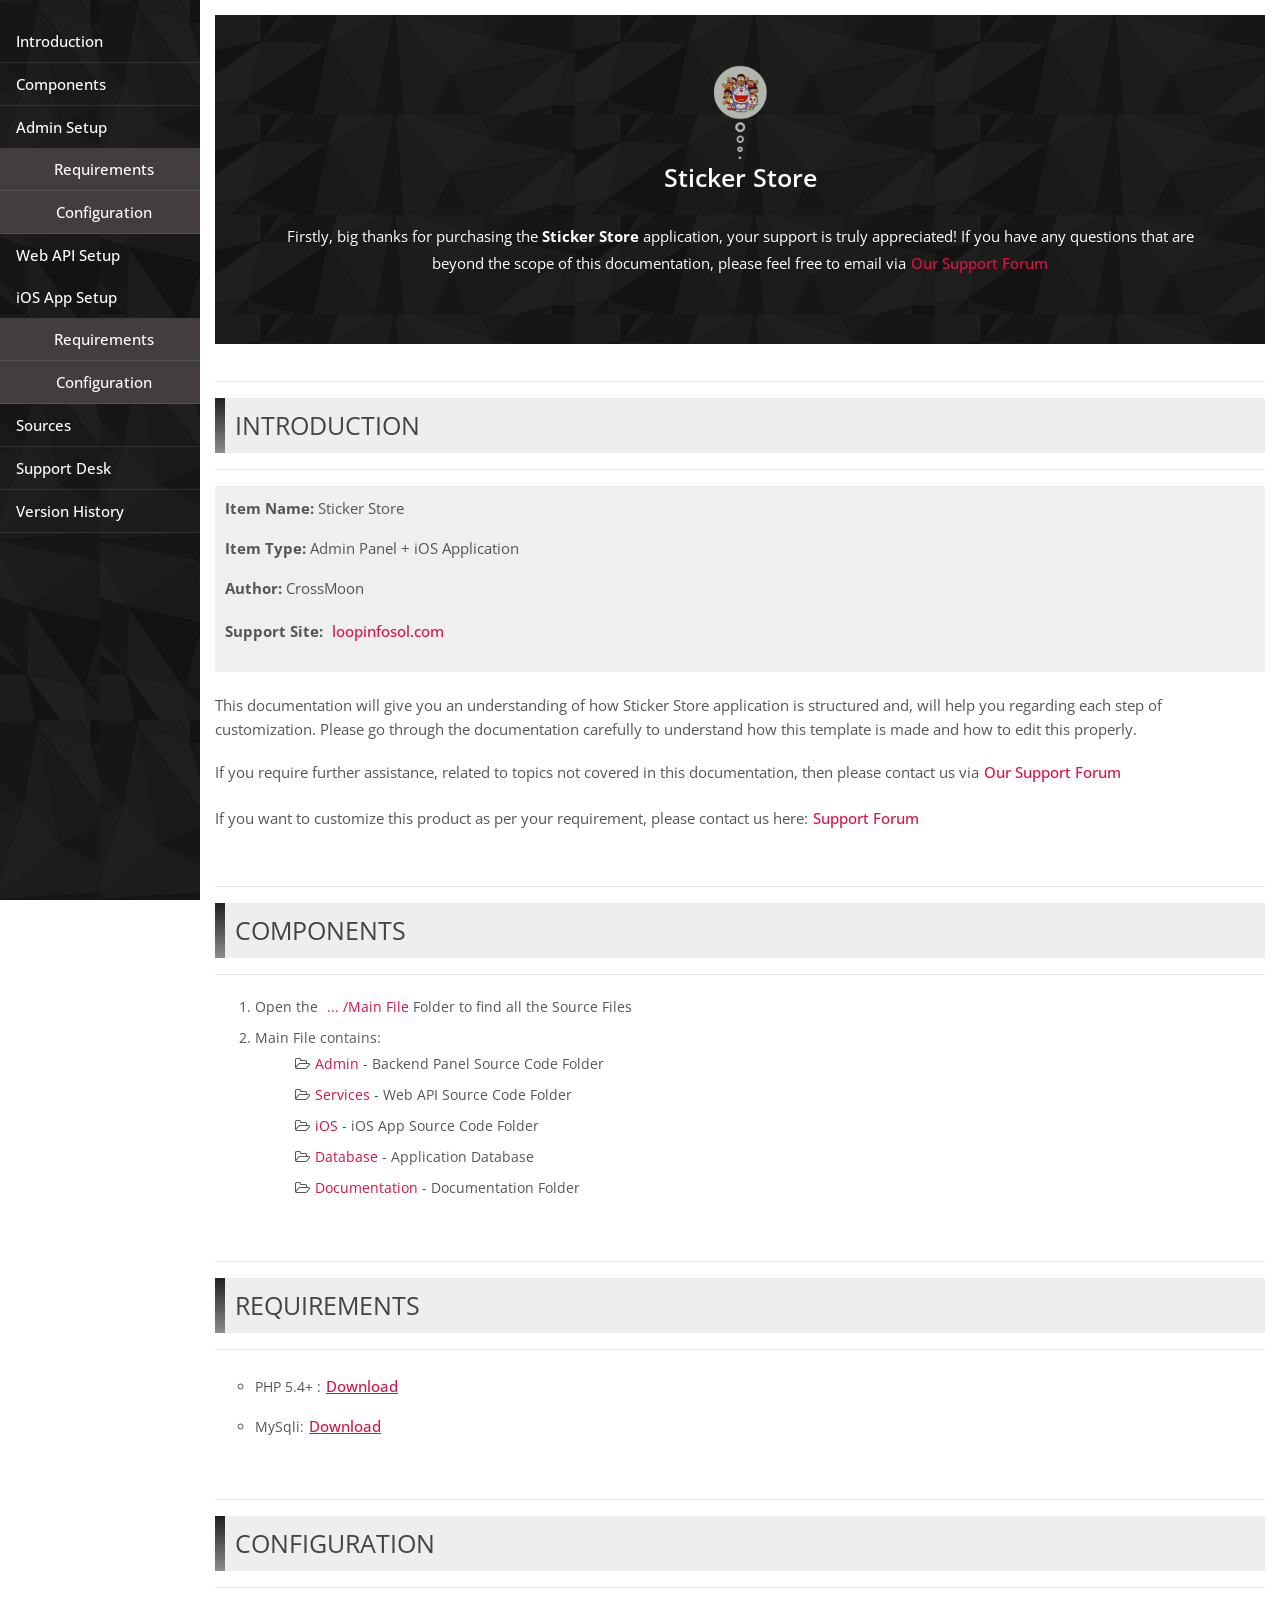
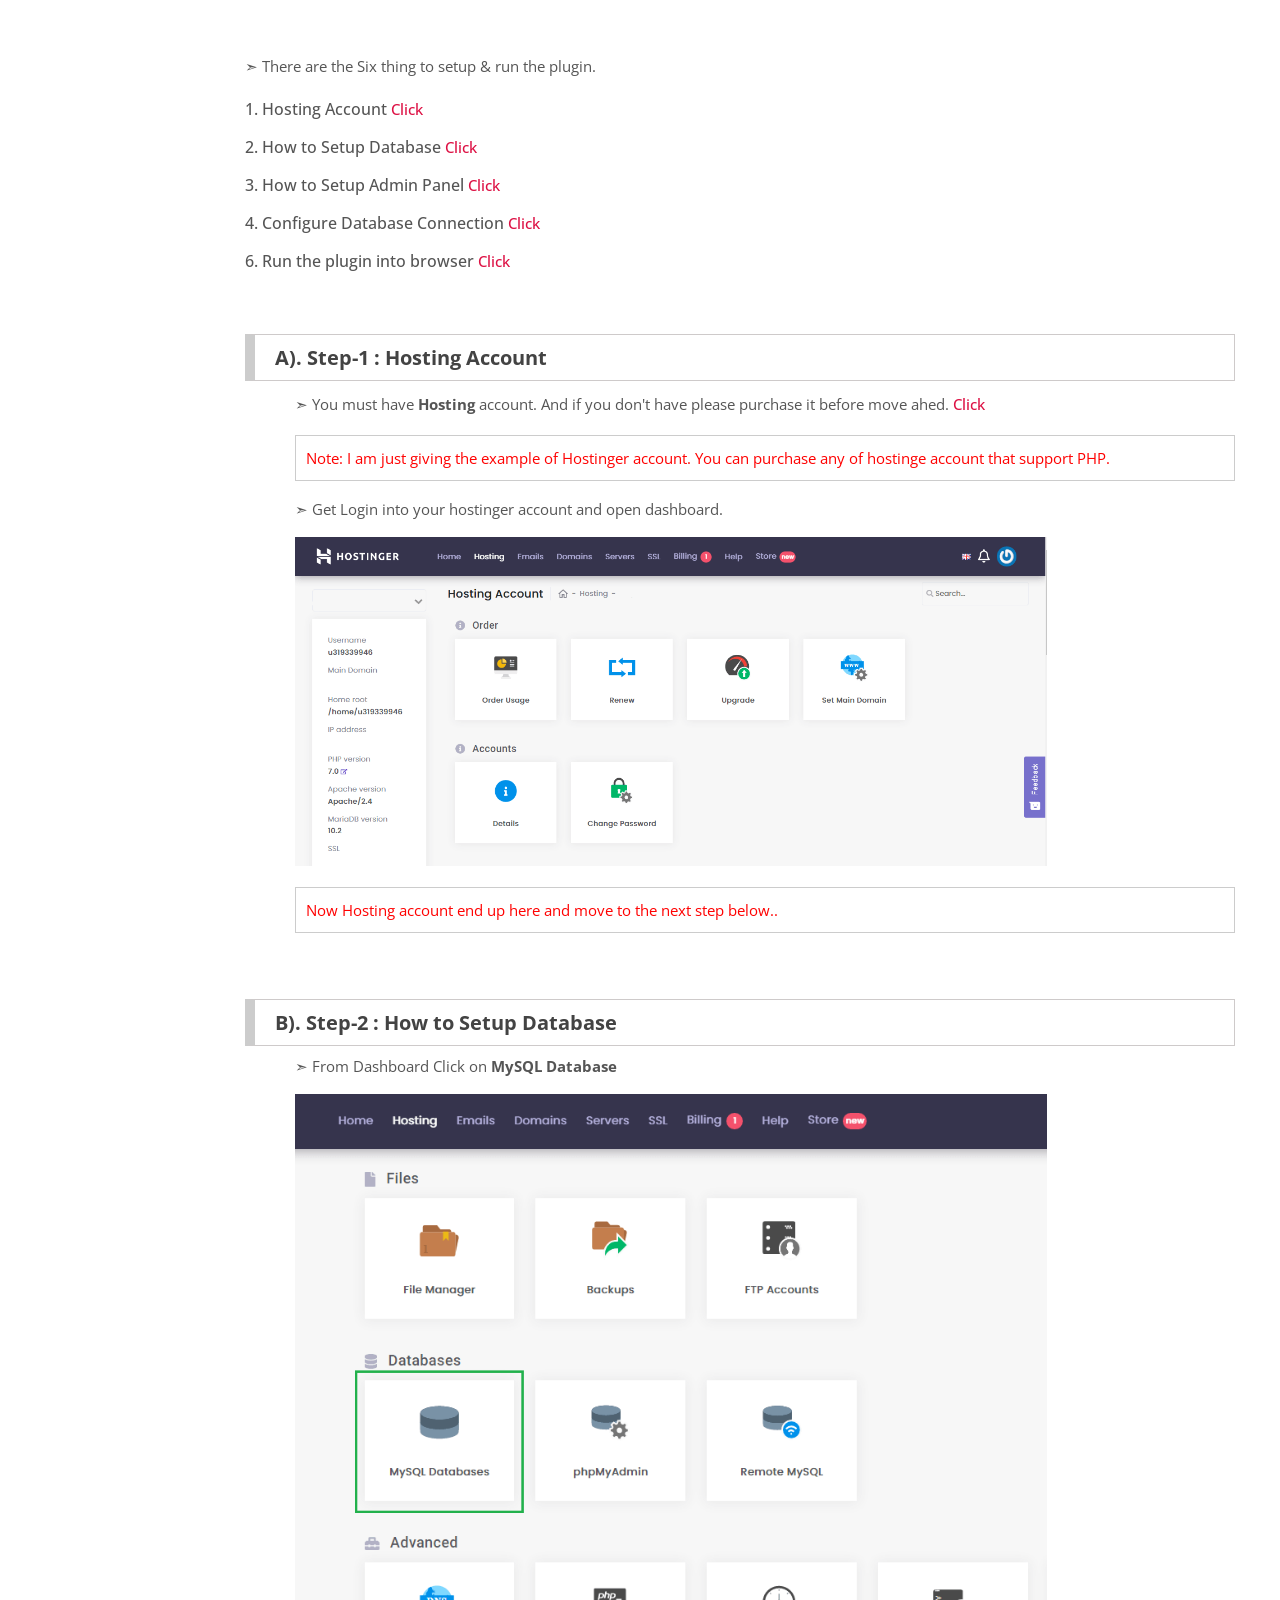
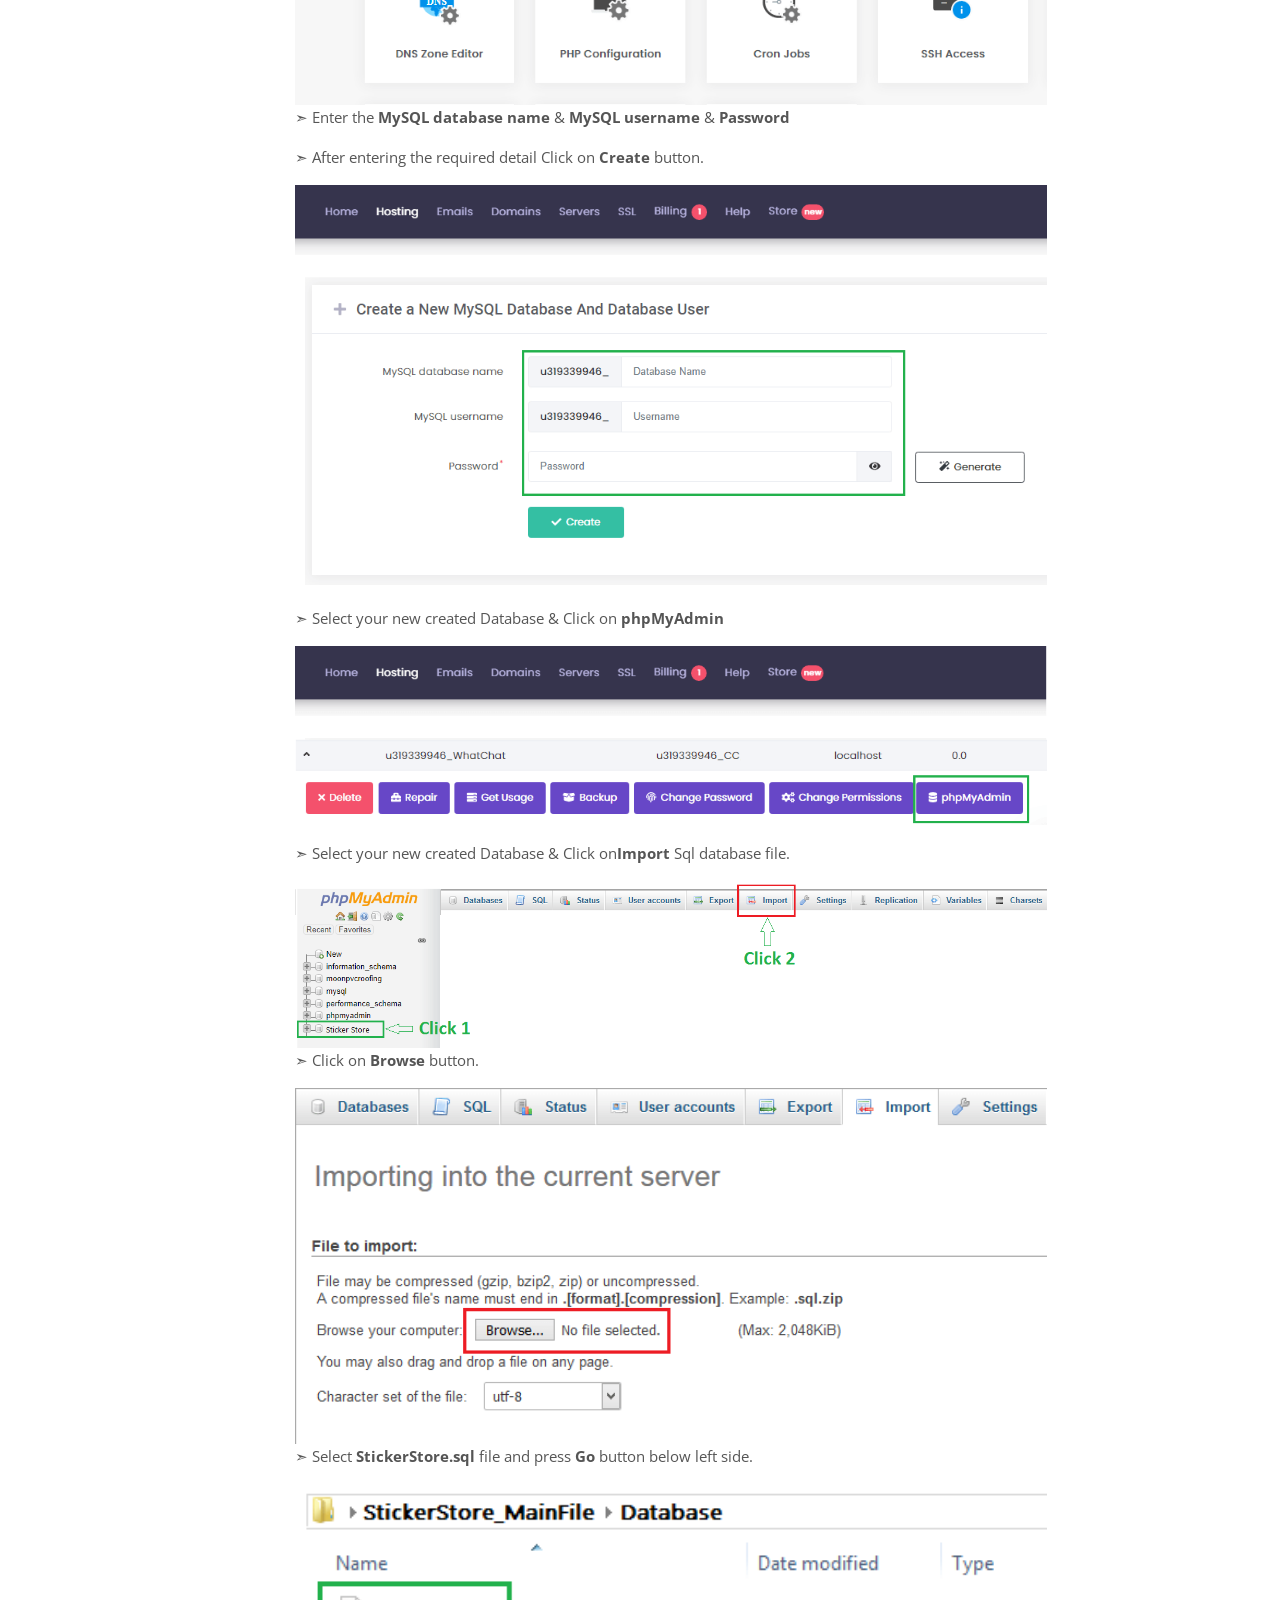
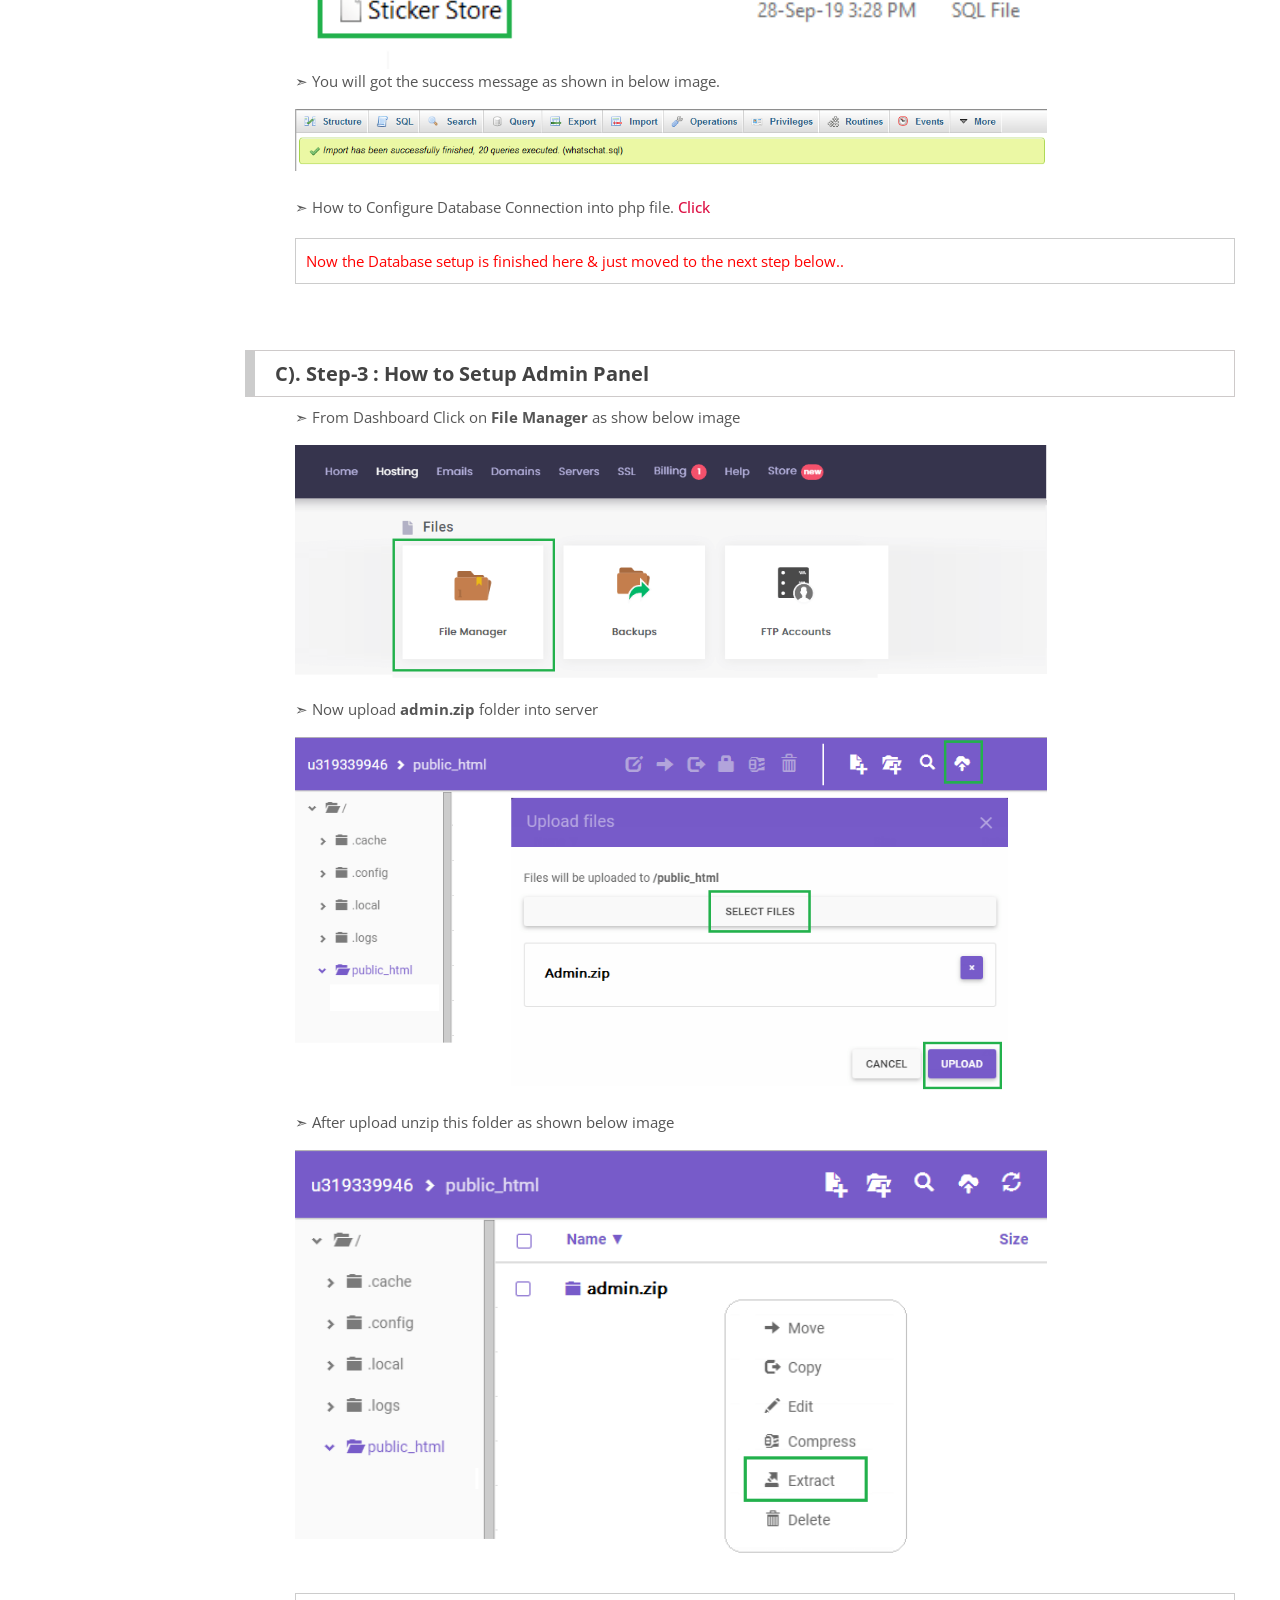
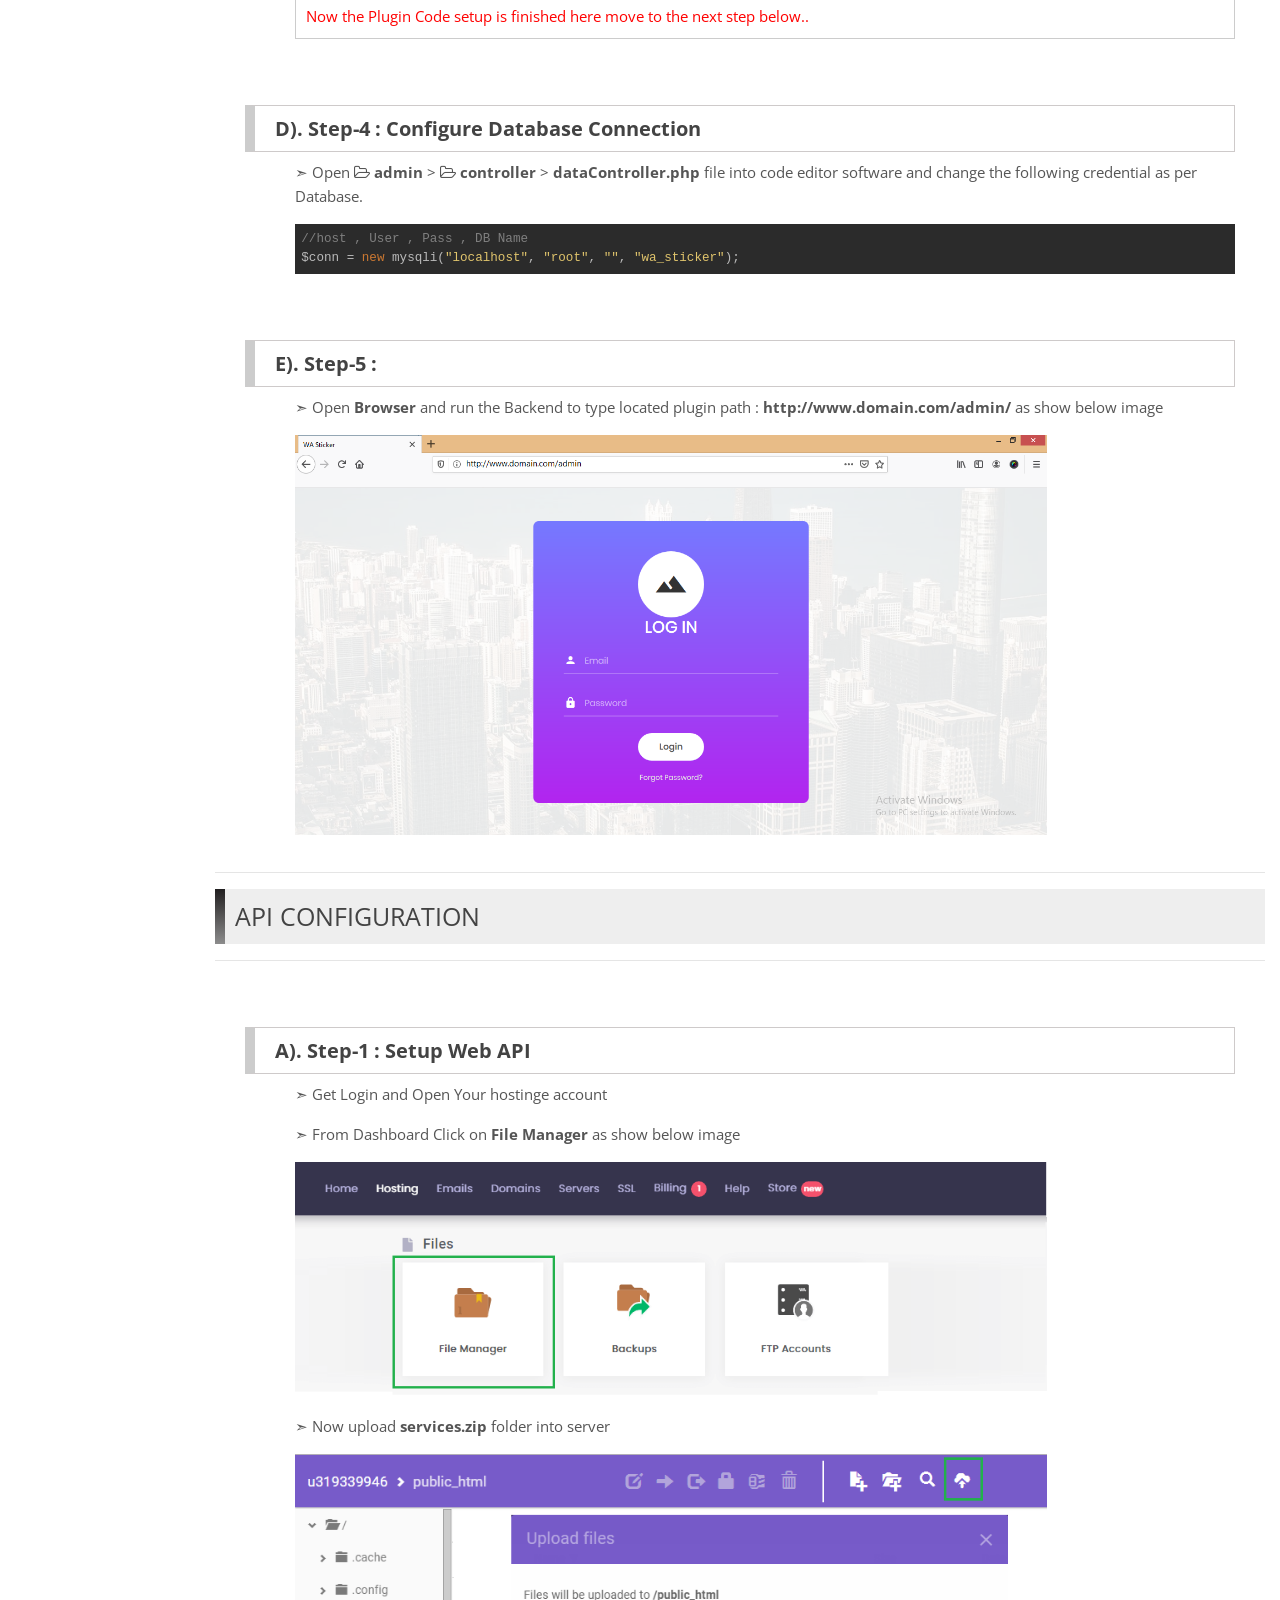
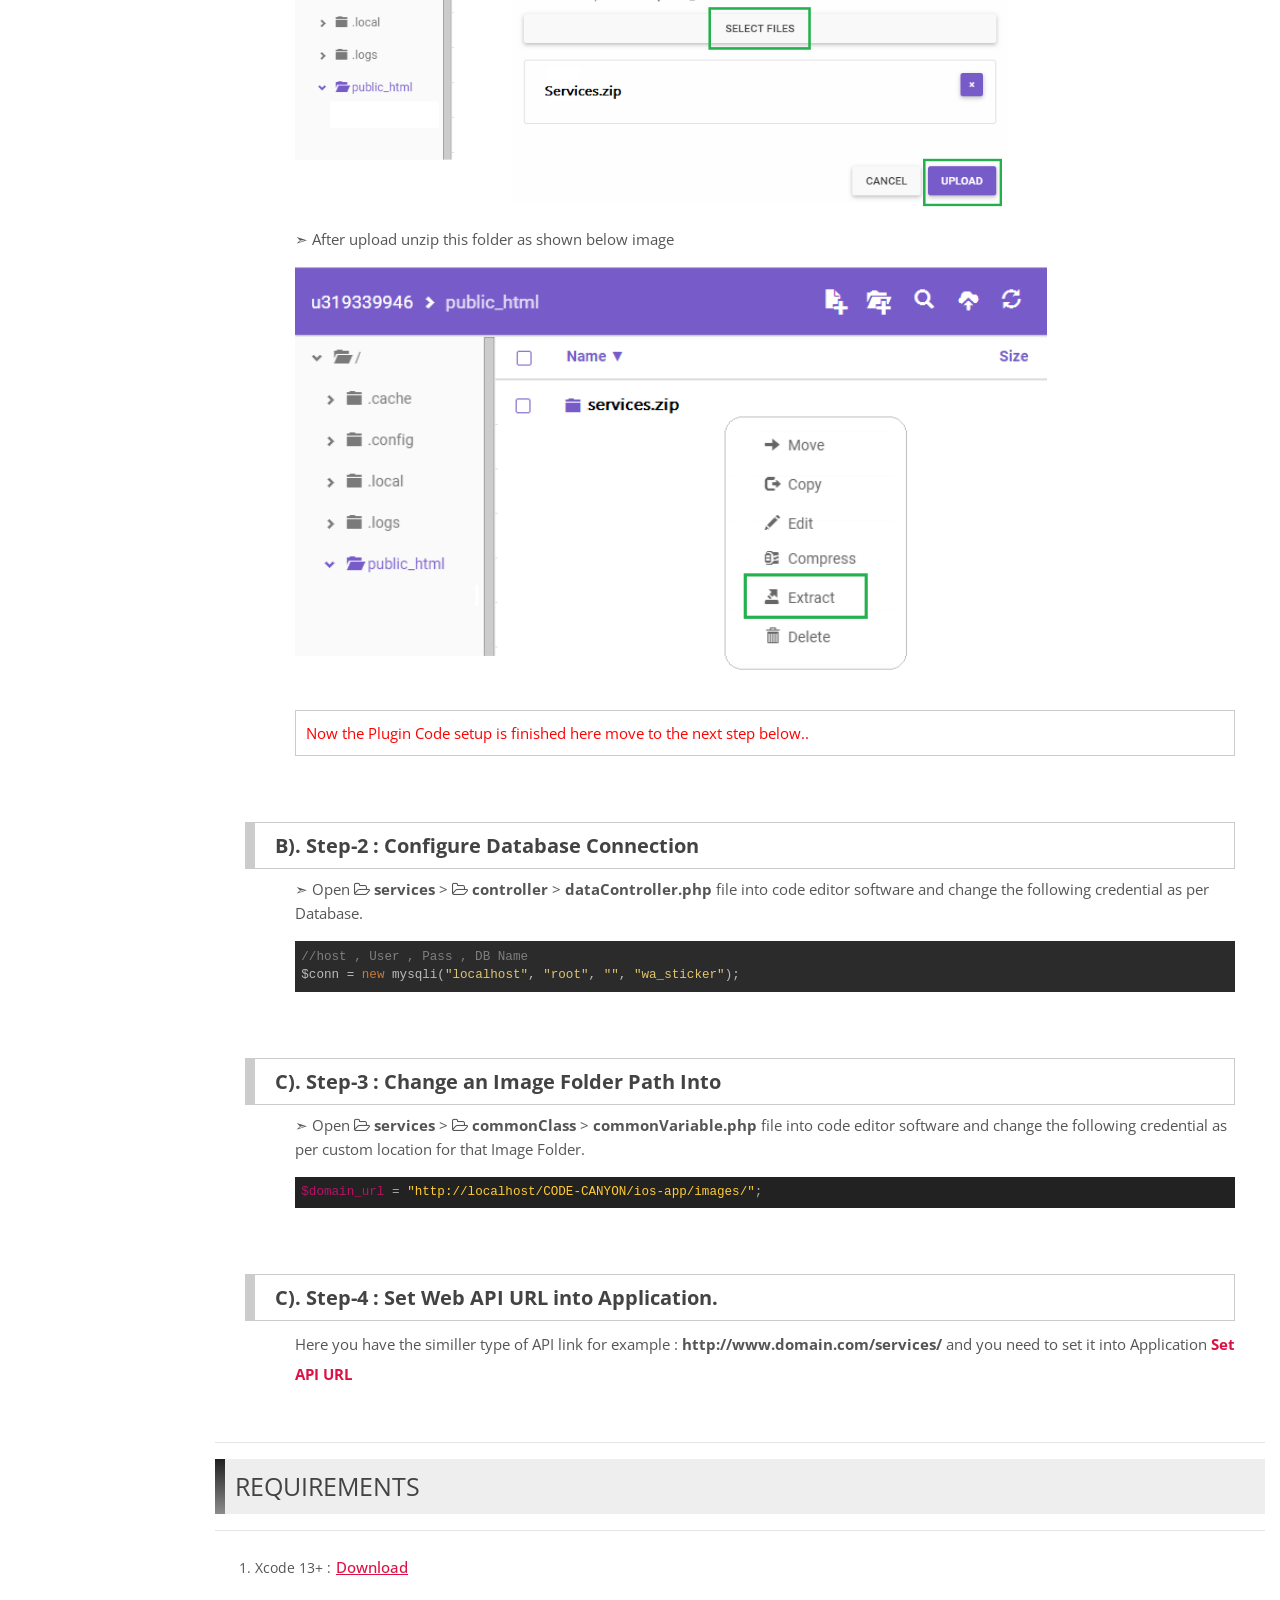
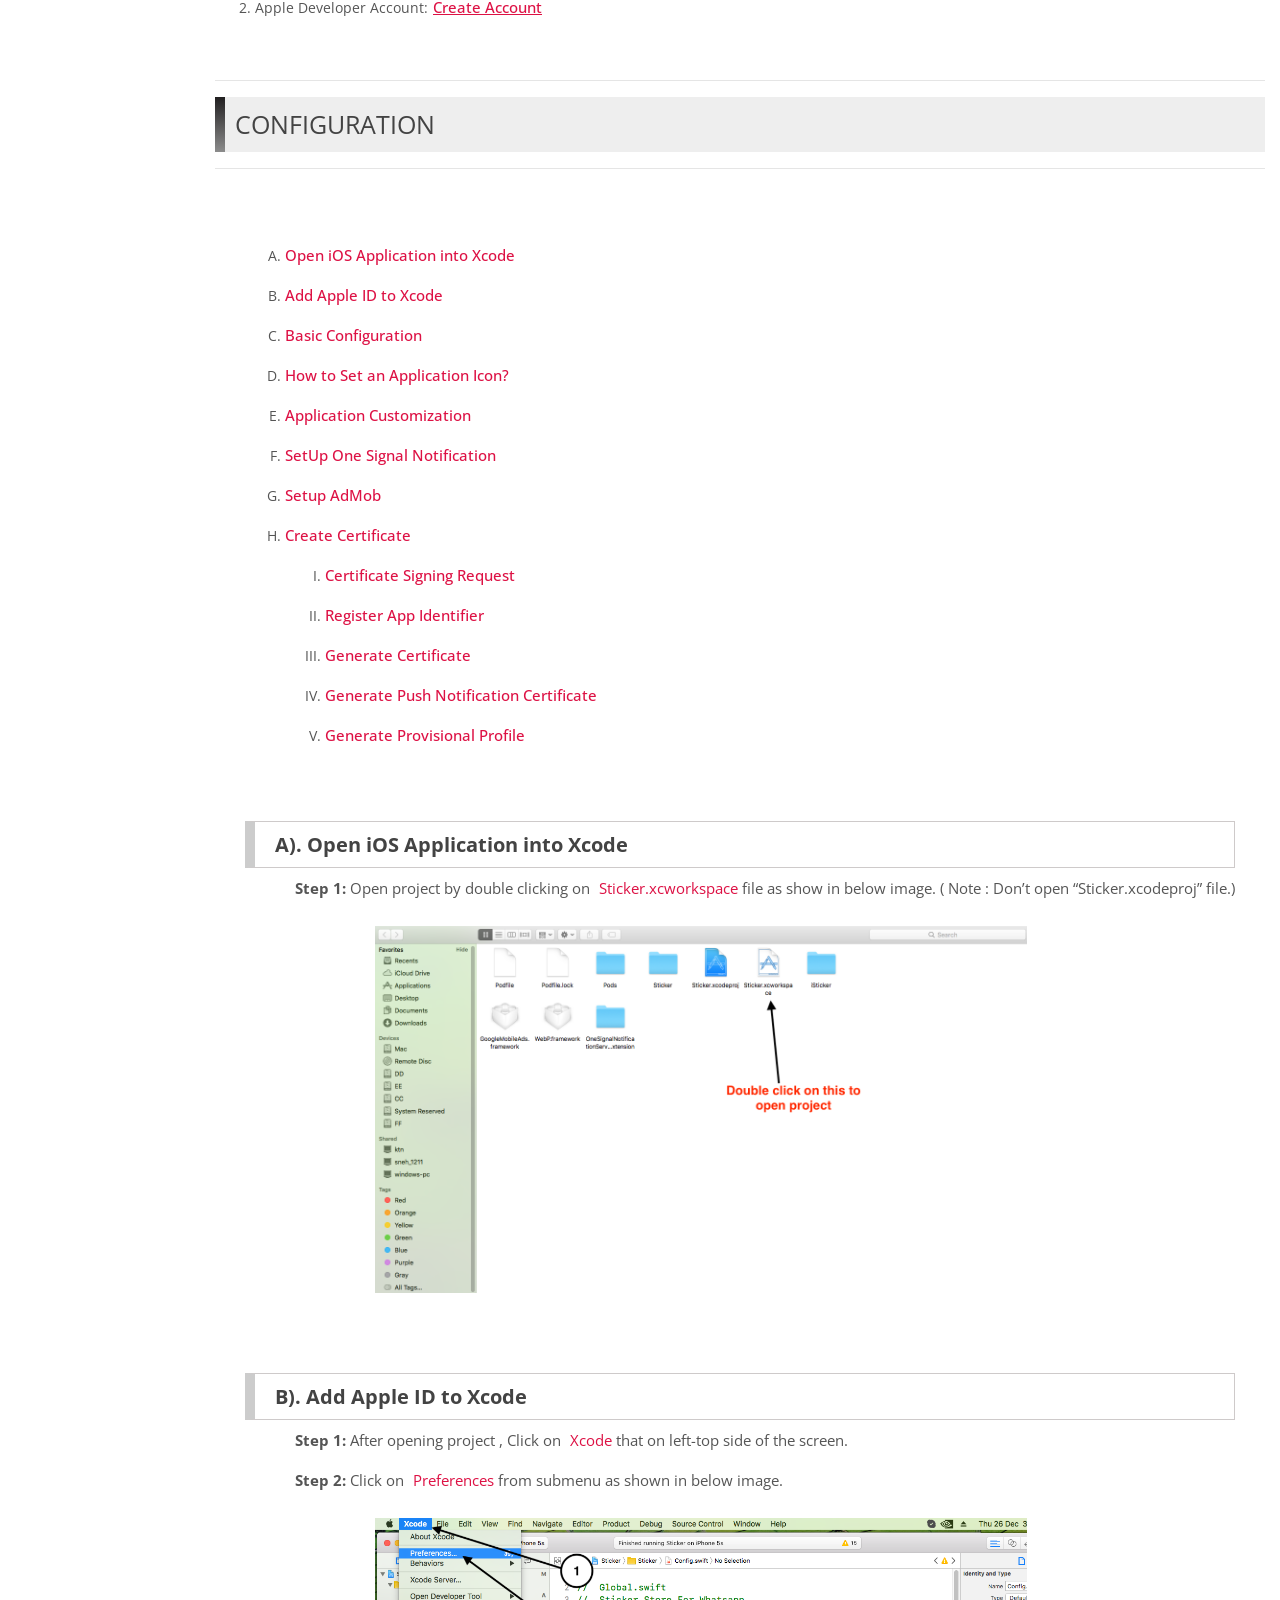
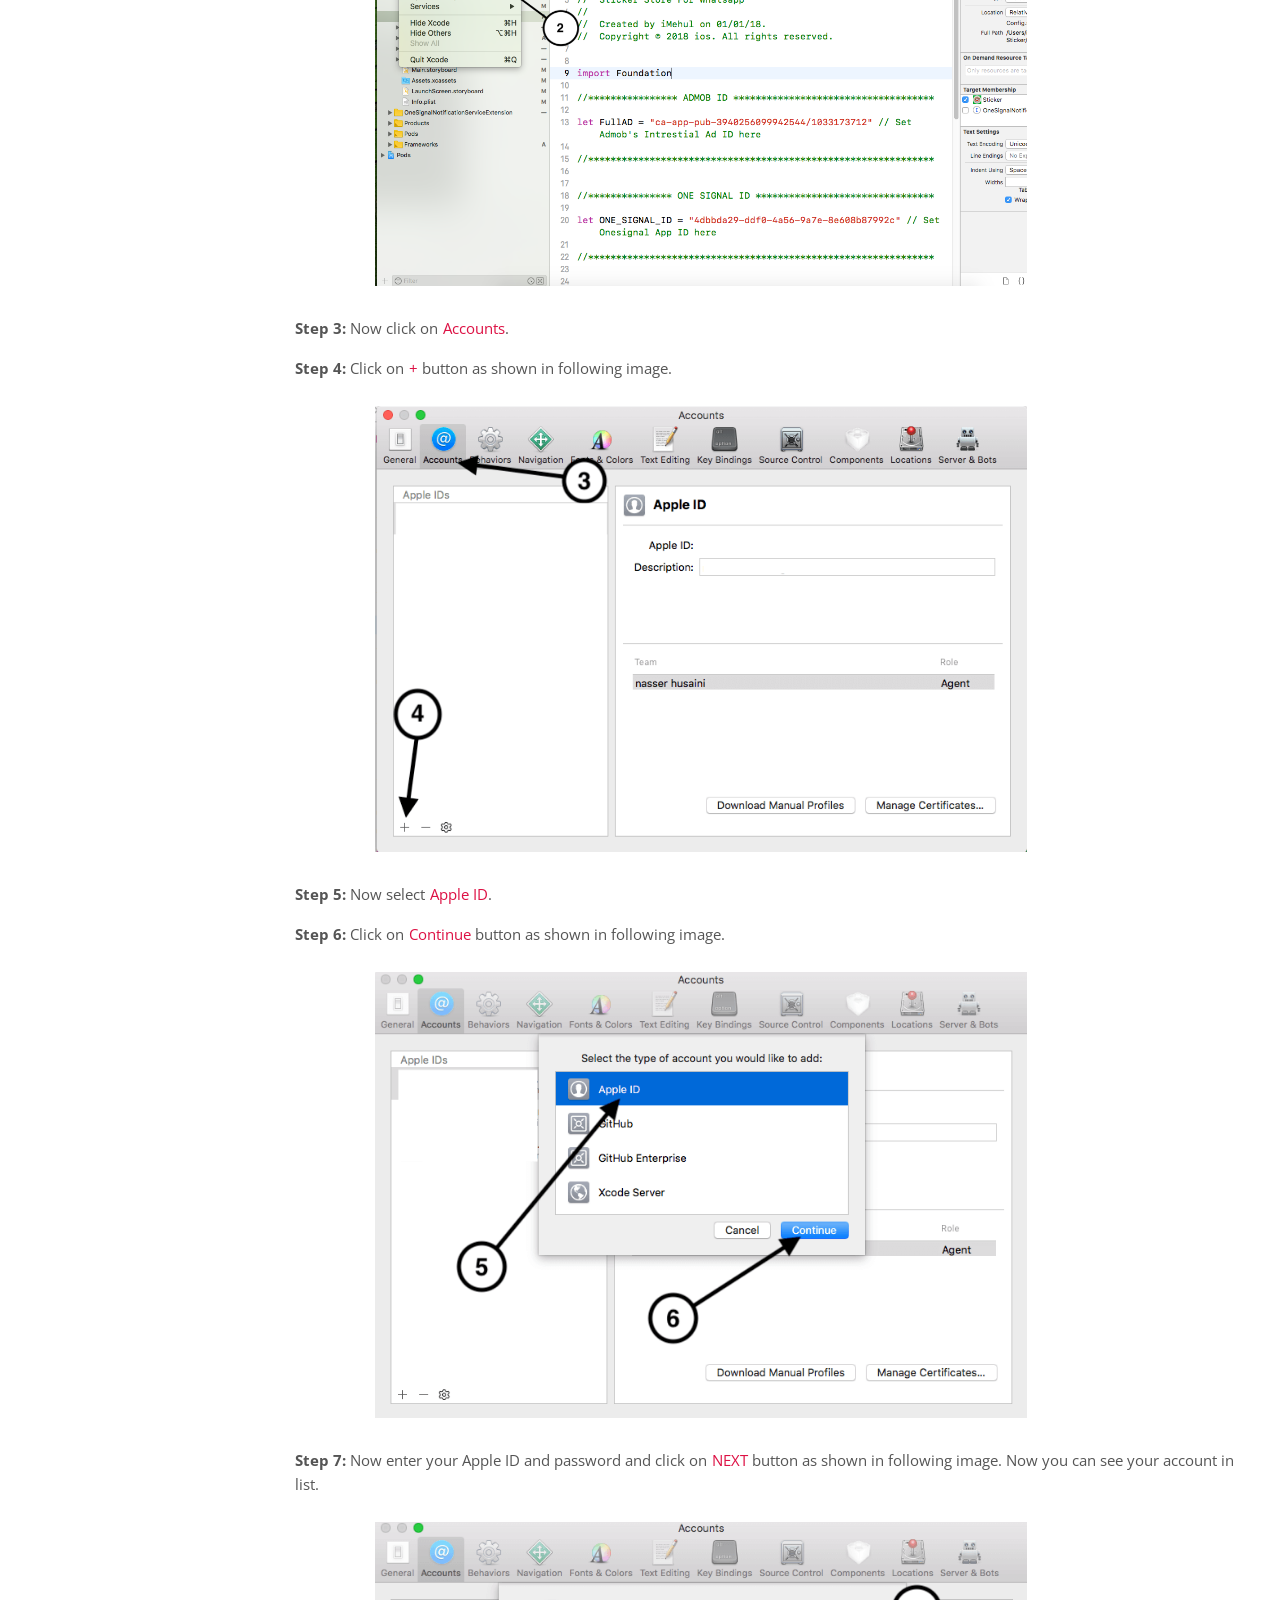
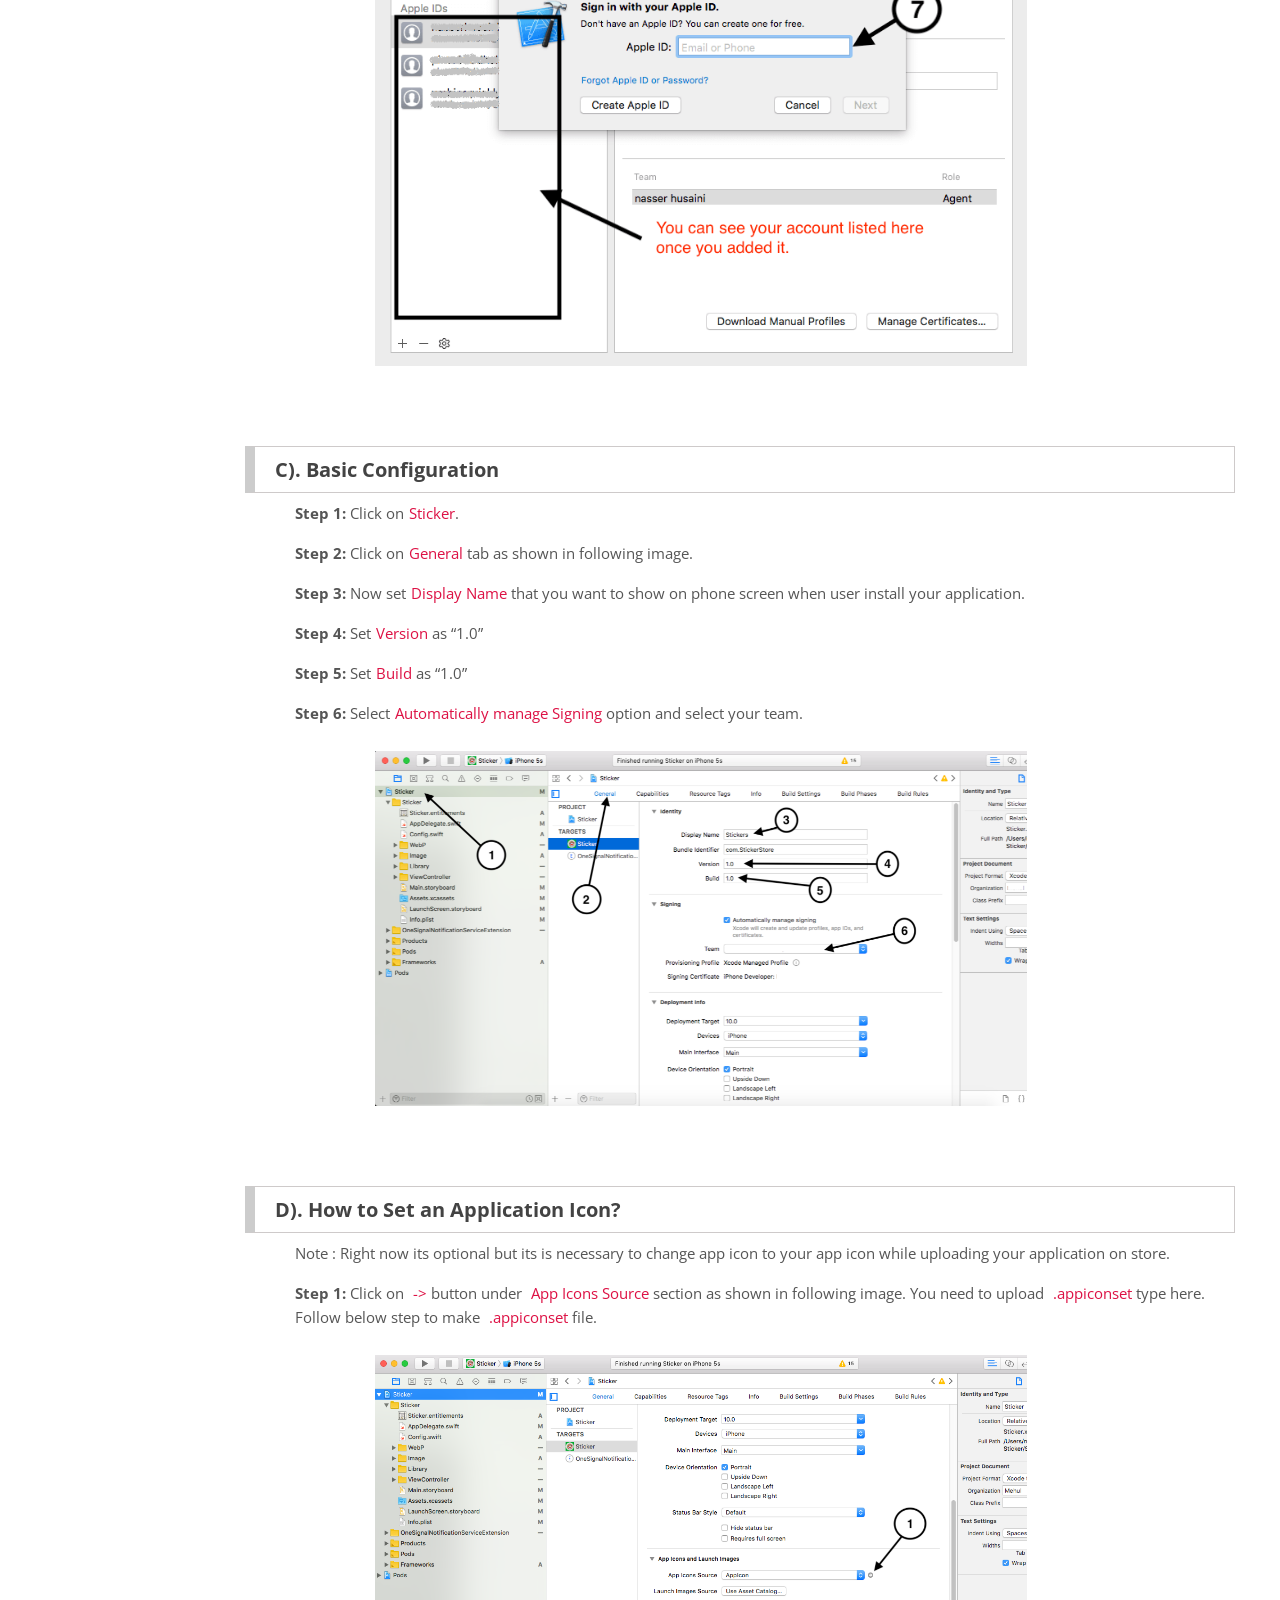
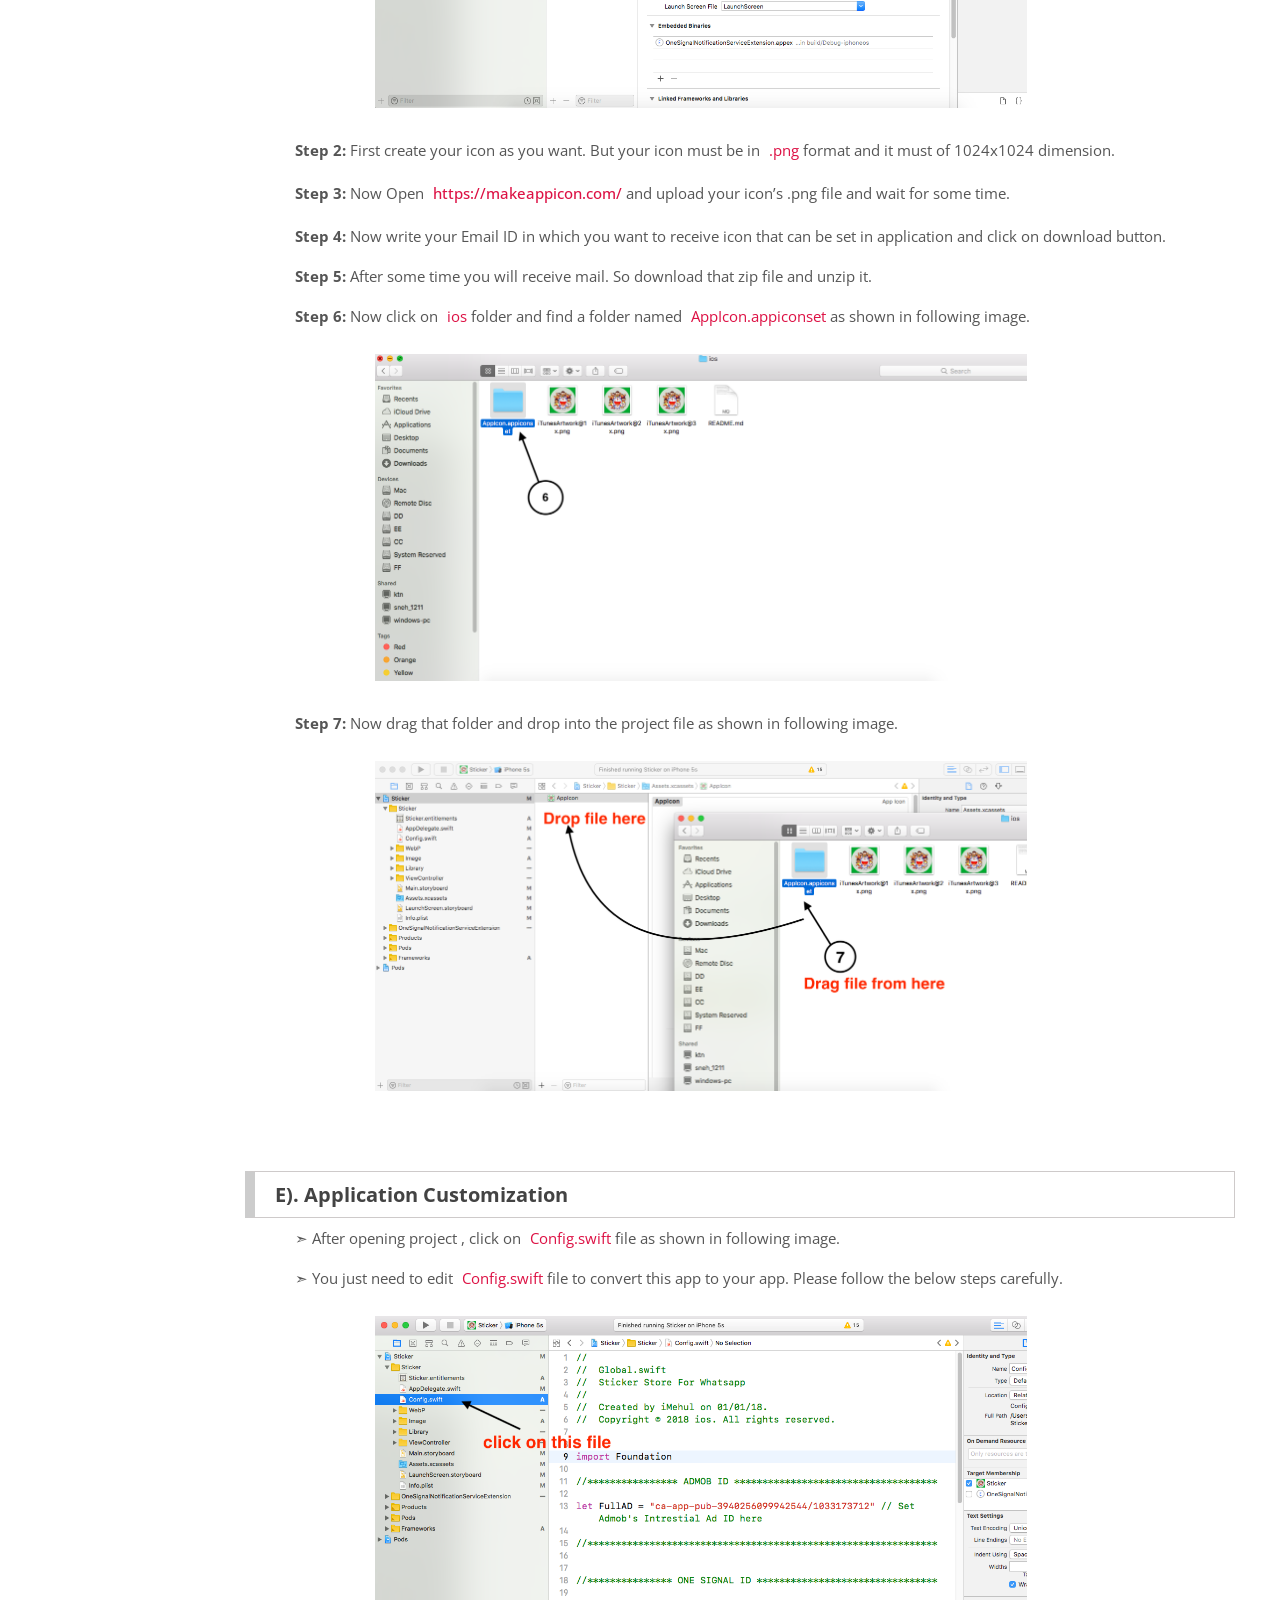
<file: Main File/Documentation/index.html>
<!DOCTYPE html>
<html lang="en">
<head>

<title>Documentation</title>
    
	<meta name="viewport" content="width=device-width, initial-scale=1">
    <meta http-equiv="X-UA-Compatible" content="IE=edge">
	<meta charset="utf-8">
		
	<!-- Minified Bootstrap CSS -->
	<link rel="stylesheet" type="text/css" href="css/bootstrap.min.css" />	
	<!-- Minified Font Awesome CSS -->
	<link rel="stylesheet" href="css/font-awesome.min.css">
	<!-- Custom CSS -->
	<link rel="stylesheet" type="text/css" href="css/style.css" />

</head>
<body>

	<!-- Side navigation -->
	<div class="sidenav">
		<a id="00" href="#introduction">Introduction</a>
		<hr>
		<a id="01" href="#components">Components</a>
		<hr>
		<a id="02" href="#admin-requirements" >Admin Setup</a>
		<div class="sub-menu">
			<a id="03" href="#admin-requirements">Requirements</a>
			<hr>
			<a id="04" href="#admin-configuration">Configuration</a>
			<hr>
		</div>

		<a id="03" href="#api-configuration" >Web API Setup</a>

		<a id="04" href="#requirements" >iOS App Setup</a>
		<div class="sub-menu">
			<a id="003" href="#requirements">Requirements</a>
			<hr>
			<a id="004" href="#configuration">Configuration</a>
			<hr>
		</div>

		<a id="05" href="#sources">Sources</a>
		<hr>
		<a id="06" href="#support">Support Desk</a>
		<hr>
		<a id="07" href="#versionhistory">Version History</a>
		<hr>
	</div>

	<!-- Page content -->
	<div class="container">
		<div class="row">
			<div class="col-lg-12 col-md-12 col-sm-12 col-12">	
			  	<div class="heading">
			  		<img class="icon" src="images/icon.png" alt="">
			  		<h2>Sticker Store</h2>
			  		<br>
					<p>Firstly, big thanks for purchasing the <b>Sticker Store</b> application, your support is truly appreciated! If you have any questions that are beyond the scope of this documentation, please feel free to email via<a class="atv" href="http://loopinfosol.com/support/" target="_blank">Our Support Forum</a></p>
				</div>
			</div>
		</div>
		<br>
		<div class="row" id="introduction">
			<div class="col-lg-12 col-md-12 col-sm-12 col-12">
				<div class="introduction">
					<hr>
					<h3>Introduction</h3>
					<hr>
					<div class="about-div">
						<p><b>Item Name:</b> Sticker Store</p>
						<p><b>Item Type:</b> Admin Panel + iOS Application</p>
						<p><b>Author:</b> CrossMoon</p>
						<p><b>Support Site:</b> <a class="atv" href="http://loopinfosol.com/support/" target="_blank">loopinfosol.com</a></p>
					</div>
					<br>
					<p> This documentation will give you an understanding of how Sticker Store application is structured and, will help you regarding each step of customization. Please go through the documentation carefully to understand how this template is made and how to edit this properly.</p>
					
					<p>If you require further assistance, related to topics not covered in this documentation, then please contact us via<a class="atv" href="http://loopinfosol.com/support/" target="_blank">Our Support Forum</a></p>

					<p>If you want to customize this product as per your requirement, please contact us here:<a class="atv" href="http://loopinfosol.com/support/" target="_blank">Support Forum</a></p>
				</div>
			</div>
		</div>
		<br>
		<div class="row" id="components">
			<div class="col-lg-12 col-md-12 col-sm-12 col-12">	
				<div class="components">
					<hr>
					<h3>Components</h3>
					<hr>					
					<ol>
				        <li>Open the <span class="atv">... /Main File</span> Folder to find all the Source Files</li>
				        <li>Main File contains:
					        <ul>
					        	<li>
					         		<i class="fa fa-folder-open-o"></i><span class="atv">Admin</span> - Backend Panel Source Code Folder
					            </li>
					            <li>
					         		<i class="fa fa-folder-open-o"></i><span class="atv">Services</span> - Web API Source Code Folder
					            </li>
					         	<li>
					         		<i class="fa fa-folder-open-o"></i><span class="atv">iOS</span> - iOS App Source Code Folder
					            </li>
                                <li>
                                    <i class="fa fa-folder-open-o"></i><span class="atv">Database</span> - Application Database
                                </li>
					            <li>
					            	<i class="fa fa-folder-open-o"></i><span class="atv">Documentation</span> - Documentation Folder
					            </li>
					        </ul>
				        </li>
				    </ol>								
				</div>
			</div>	
		</div>
		<br>

		<div class="row" id="admin-requirements">
			<div class="col-lg-12 col-md-12 col-sm-12 col-12">	
				<div class="requirements">
					<hr>
					<h3>Requirements</h3>
					<hr>					
					<ul style="list-style-type:circle;">
				        <li>PHP 5.4+ :<a class="atv" href="https://www.php.net/downloads.php" target="_blank"><u>Download</u></a></li>
				        <li>MySqli:<a class="atv" href="https://www.mysql.com/downloads/" target="_blank"><u>Download</u></a></li>
				    </ul>								
				</div>
			</div>	
		</div>
		<br>
		<div class="row" id="admin-configuration">
			<div class="col-lg-12 col-md-12 col-sm-12 col-12">	
				<div class="configuration">
					<hr>
					<h3>Configuration</h3>
					<hr>
					<div class="section">
						<p>➣ There are the Six thing to setup & run the plugin.</p>

						<h6>1. Hosting Account <a class="click-a" href="#SI-hosting">Click</a></h6>
						<h6>2. How to Setup Database <a class="click-a" href="#SI-db-setup">Click</a></h6>
						<h6>3. How to Setup Admin Panel <a class="click-a" href="#SI-php-setup">Click</a></h6>
						<h6>4. Configure Database Connection <a class="click-a" href="#SI-db-conn">Click</a></h6>
						<h6>6. Run the plugin into browser <a class="click-a" href="#SI-run">Click</a></h6>
				    </div>
					<div class="section" id="SI-hosting">					
						
						<h4>A). Step-1 : Hosting Account</h4>
						
						<div class="main-section-1">
							<p>➣ You must have <span class="f-red"><b>Hosting</b></span> account. And if you don't have please purchase it before move ahed. <a class="click-a" href="https://www.hostinger.in/web-hosting" target="_blank">Click</a></p>

							<p class="notes">Note: I am just giving the example of Hostinger account. You can purchase any of hostinge account that support PHP.</p>

							<p>➣ Get Login into your hostinger account and open dashboard.</p>

							<img onclick="zoomImage('images/si-hosting-01.png')"  src="images/si-hosting-01.png" alt=""/>
							<br><br>
							<p class="notes">Now Hosting account end up here and move to the next step below..</p>
						</div>	

					</div>

					<div class="section" id="SI-db-setup">

						<h4>B). Step-2 : How to Setup Database</h4>
						
						<div class="main-section-1">
								
							<p>➣ From Dashboard Click on  <span class="f-red"><b>MySQL Database</b></span></p>
							<img onclick="zoomImage('images/si-db-setup-1.png')"  src="images/si-db-setup-1.png" alt=""/>
							<br>
							<p>➣ Enter the <span class="f-red"><b>MySQL database name</b></span> & <span class="f-red"><b>MySQL username</b></span> & <span class="f-red"><b>Password</b></span></p>
							<p>➣ After entering the required detail Click on <span class="f-red"><b>Create</b></span> button.</p>
							<img onclick="zoomImage('images/si-db-setup-2.png')"  src="images/si-db-setup-2.png" alt=""/>

							<br>
							<p>➣ Select your new created Database & Click on <span class="f-red"><b>phpMyAdmin</b></span></p>
						    <img onclick="zoomImage('images/si-db-setup-3.png')" src="images/si-db-setup-3.png"></img>
							
							<br>
							<p>➣ Select your new created Database & Click on<span class="f-red"><b>Import</b></span> Sql database file.</p>
						    <img onclick="zoomImage('images/si-db-setup-4.png')" src="images/si-db-setup-4.png"></img>

							<br>
						    <p>➣ Click on <span class="f-red"><b>Browse</b></span> button.</p>
						    <img onclick="zoomImage('images/si-db-setup-5.png')" src="images/si-db-setup-5.png"></img>
							
							<br>
							<p>➣ Select <span class="f-red"><b>StickerStore.sql</b></span> file and press <span class="f-red"><b>Go</b></span> button below left side.</p>
						    <img onclick="zoomImage('images/si-db-setup-6.png')" src="images/si-db-setup-6.png"></img>
						    
							<br>
							<p>➣ You will got the success message as shown in below image.</p>
						    <img onclick="zoomImage('images/si-db-setup-7.png')" src="images/si-db-setup-7.png"></img>

							<br><br>
						    <p>➣ How to Configure Database Connection into php file. <a class="click-a" href="#SI-db-conn">Click</a></p>
						  
                        	<p class="notes">Now the Database setup is finished here & just moved to the next step below..</p>

						</div>

					</div>	
					
					<div class="section" id="SI-php-setup">

						<h4>C). Step-3 : How to Setup Admin Panel</h4>
						
						<div class="main-section-1">
								
							<p>➣ From Dashboard Click on <span class="f-red"><b>File Manager</b></span> as show below image</p>
							<img onclick="zoomImage('images/si-php-file-00.png')" src="images/si-php-file-00.png" alt=""/>
							<br>
							<p>➣ Now upload <span class="f-red"><b>admin.zip</b></span> folder into server</p>
							<img onclick="zoomImage('images/si-php-file-01.png')" src="images/si-php-file-01.png" alt=""/>
							<br>
							<p>➣ After upload unzip this folder as shown below image</p>
							<img onclick="zoomImage('images/si-php-file-02.png')" src="images/si-php-file-02.png" alt=""/>
							<br>
							<p class="notes">Now the Plugin Code setup is finished here move to the next step below..</p>

						</div>

					</div>	

					<div class="section" id="SI-db-conn">

						<h4>D). Step-4 : Configure Database Connection</h4>
						
						<div class="main-section-1">
								
							<p>➣ Open <span class="f-red"><b> <i class="fa fa-folder-open-o"></i> admin</b></span> > <span class="f-red"><b> <i class="fa fa-folder-open-o"></i> controller</b></span> > <span class="f-red"><b> dataController.php</b></span> file into code editor software and change the following credential as per Database.</p>
																								

<pre class="hljs" style="display: block; overflow-x: auto; padding: 0.5em; background: rgb(43, 43, 43) none repeat scroll 0% 0%; color: rgb(186, 186, 186);"><span class="hljs-comment" style="color: rgb(127, 127, 127);">//host , User , Pass , DB Name</span>
$conn = <span class="hljs-keyword" style="color: rgb(203, 120, 50);">new</span> mysqli(<span class="hljs-string" style="color: rgb(224, 196, 108);">"localhost"</span>, <span class="hljs-string" style="color: rgb(224, 196, 108);">"root"</span>, <span class="hljs-string" style="color: rgb(224, 196, 108);">""</span>, <span class="hljs-string" style="color: rgb(224, 196, 108);">"wa_sticker"</span>);</pre>

						</div>

					</div>

					<div class="section" id="SI-run">

						<h4>E). Step-5 : </h4>
						
						<div class="main-section-1">
								
							<p>➣ Open <span class="f-red"><b> Browser</b></span> and run the Backend to type located plugin path : <span class="f-red"><b>http://www.domain.com/admin/</b></span> as show below image</p>
							
							<img onclick="zoomImage('images/si-run-admin.png')" src="images/si-run-admin.png" alt=""/>

						</div>

					</div>

				</div>
			</div>	
		</div>
		<br>
		
		<div class="row" id="api-configuration">
			<div class="col-lg-12 col-md-12 col-sm-12 col-12">	
				<div class="configuration">
					<hr>
					<h3>API Configuration</h3>
					<hr>	
					
					<div class="section" id="SI-php-setup">

						<h4>A). Step-1 : Setup Web API</h4>

						<div class="main-section-1">
							<p>➣ Get Login and Open Your hostinge account</p>	
							<p>➣ From Dashboard Click on <span class="f-red"><b>File Manager</b></span> as show below image</p>
							<img onclick="zoomImage('images/api-php-file-00.png')" src="images/api-php-file-00.png" alt=""/>
							<br>
							<p>➣ Now upload <span class="f-red"><b>services.zip</b></span> folder into server</p>
							<img onclick="zoomImage('images/api-php-file-01.png')" src="images/api-php-file-01.png" alt=""/>
							<br>
							<p>➣ After upload unzip this folder as shown below image</p>
							<img onclick="zoomImage('images/api-php-file-02.png')" src="images/api-php-file-02.png" alt=""/>
							<br>
							<p class="notes">Now the Plugin Code setup is finished here move to the next step below..</p>

						</div>

					</div>	

					<div class="section" id="SI-db-conn">

						<h4>B). Step-2 : Configure Database Connection</h4>
						
						<div class="main-section-1">
								
							<p>➣ Open <span class="f-red"><b> <i class="fa fa-folder-open-o"></i> services</b></span> > <span class="f-red"><b> <i class="fa fa-folder-open-o"></i> controller</b></span> > <span class="f-red"><b> dataController.php</b></span> file into code editor software and change the following credential as per Database.</p>
																								

<pre class="hljs" style="display: block; overflow-x: auto; padding: 0.5em; background: rgb(43, 43, 43) none repeat scroll 0% 0%; color: rgb(186, 186, 186);"><span class="hljs-comment" style="color: rgb(127, 127, 127);">//host , User , Pass , DB Name</span>
$conn = <span class="hljs-keyword" style="color: rgb(203, 120, 50);">new</span> mysqli(<span class="hljs-string" style="color: rgb(224, 196, 108);">"localhost"</span>, <span class="hljs-string" style="color: rgb(224, 196, 108);">"root"</span>, <span class="hljs-string" style="color: rgb(224, 196, 108);">""</span>, <span class="hljs-string" style="color: rgb(224, 196, 108);">"wa_sticker"</span>);</pre>

						</div>

					</div>
					
					<div class="section" id="SI-db-conn">

						<h4>C). Step-3 : Change an Image Folder Path Into</h4>
						
						<div class="main-section-1">
							
							<p>➣ Open <span class="f-red"><b> <i class="fa fa-folder-open-o"></i> services</b></span> > <span class="f-red"><b> <i class="fa fa-folder-open-o"></i> commonClass</b></span> > <span class="f-red"><b> commonVariable.php</b></span> file into code editor software and change the following credential as per custom location for that Image Folder.</p>
								
<pre class="hljs" style="display: block; overflow-x: auto; padding: 0.5em; background: rgb(34, 34, 34) none repeat scroll 0% 0%; color: rgb(170, 170, 170);"><span class="hljs-variable" style="color: rgb(187, 17, 102);">$domain_url</span> = <span class="hljs-string" style="color: rgb(255, 204, 51);">"http://localhost/CODE-CANYON/ios-app/images/"</span>;</pre>

						</div>

					</div>
					
					<div class="section" id="SI-db-conn">

						<h4>C). Step-4 : Set Web API URL into Application.</h4>
						
						<div class="main-section-1">
								
							<p> Here you have the similler type of API link for example : <span class="f-red"><b> http://www.domain.com/services/ </span></b> and you need to set it into Application <a href="#set-api-link-app"><span class="f-red"><b> Set API URL </span></b></a></p>

						</div>

					</div>
					
				</div>		
			</div>	
		</div>
		<br>

		<div class="row" id="requirements">
			<div class="col-lg-12 col-md-12 col-sm-12 col-12">	
				<div class="requirements">
					<hr>
					<h3>Requirements</h3>
					<hr>					
					<ol>
				        <li>Xcode 13+ :<a class="atv" href="https://stackoverflow.com/questions/10335747/how-to-download-xcode-dmg-or-xip-file" target="_blank"><u>Download</u></a></li>
				        <li>Apple Developer Account:<a class="atv" href="https://developer.apple.com/programs/enroll/" target="_blank"><u>Create Account</u></a>
				        </li>
				    </ol>								
				</div>
			</div>	
		</div>
		<br>
		<div class="row" id="configuration">
			<div class="col-lg-12 col-md-12 col-sm-12 col-12">	
				<div class="configuration">
					<hr>
					<h3>Configuration</h3>
					<hr>
					<div class="section">
						<ol type="A">
					        <li><a href="#open_app_xcode">Open iOS Application into Xcode</a></li>
					        <li><a href="#app_id_xcode">Add Apple ID to Xcode</a></li>
					        <li><a href="#basic_configuration">Basic Configuration</a></li>
					        <li><a href="#set_app_icon">How to Set an Application Icon?</a></li>
					        <li><a href="#app_customization">Application Customization</a></li>
					        <li><a href="#one_signal">SetUp One Signal Notification</a></li>
					        <li><a href="#set_admob">Setup AdMob</a></li>
					        <li><a href="#certificate">Create Certificate</a></li>
					        
					        <ol type="I">
					            <li><a href="#signing_request">Certificate Signing Request</a></li>
					            <li><a href="#app_identifier">Register App Identifier</a></li>
					            <li><a href="#generate_certificate">Generate Certificate</a></li>
					            <li><a href="#notification_certificate">Generate Push Notification Certificate</a></li>
					            <li><a href="#provisional_profile">Generate Provisional Profile</a></li>
					        </ol>
					        
					    </ol>
				    </div>
					<div class="section" id="open_app_xcode">					
						<h4>A). Open iOS Application into Xcode</h4>
						<div class="main-section-1">
							<p><b>Step 1:</b> Open project by double clicking on <span class="atv">Sticker.xcworkspace</span>  file as show in below image. ( Note : Don’t open “Sticker.xcodeproj” file.)</p>
							<div class="sub-section-1"><img class="step-img" src="images/open_ios_app_1.png" alt=""></div>
						</div>						
					</div>
					<div class="section" id="app_id_xcode">
						<h4>B). Add Apple ID to Xcode</h4>
						<div class="main-section-1">
							<p><b>Step 1:</b> After opening project , Click on <span class="atv">Xcode</span> that on left-top side of the screen.</p>
							<p><b>Step 2:</b> Click on <span class="atv">Preferences</span> from submenu as shown in below image.</p>
							<div class="sub-section-1"><img class="step-img" src="images/add_apple_id_1_2.png" alt=""></div>
							<p><b>Step 3:</b> Now click on<span class="atv">Accounts</span>.</p>
							<p><b>Step 4:</b> Click on<span class="atv">+</span> button as shown in following image.</p>
							<div class="sub-section-1"><img class="step-img" src="images/add_apple_id_3_4.png" alt=""></div>
							<p><b>Step 5:</b> Now select<span class="atv">Apple ID</span>.</p>
							<p><b>Step 6:</b> Click on<span class="atv">Continue</span> button as shown in following image.</p>
							<div class="sub-section-1"><img class="step-img" src="images/add_apple_id_5_6.png" alt=""></div>
							<p><b>Step 7:</b> Now enter your Apple ID and password and click on<span class="atv">NEXT</span> button as shown in following image. Now you can see your account in list.</p>
							<div class="sub-section-1"><img class="step-img" src="images/add_apple_id_7.png" alt=""></div>	
						</div>
					</div>
					<div class="section" id="basic_configuration">
						<h4>C). Basic Configuration</h4>
						<div class="main-section-1">
							<p><b>Step 1:</b> Click on<span class="atv">Sticker</span>.</p>
							<p><b>Step 2:</b> Click on<span class="atv">General</span> tab as shown in following image.</p>
							<p><b>Step 3:</b> Now set<span class="atv">Display Name</span> that you want to show on phone screen when user install your application.</p>
							<p><b>Step 4:</b> Set<span class="atv">Version</span> as “1.0”</p>
							<p><b>Step 5:</b> Set<span class="atv">Build</span> as “1.0”</p>
							<p><b>Step 6:</b> Select<span class="atv">Automatically manage Signing</span> option and select your team.</p>
							<div class="sub-section-1"><img class="step-img" src="images/basic_configuration.png" alt=""></div>
						</div>
					</div>
					<div class="section" id="set_app_icon">
						<h4>D). How to Set an Application Icon?</h4>
						<div class="main-section-1">
							<p>Note : Right now its optional but its is necessary to change app icon to your app icon while uploading your application on store.</p>
							<p><b>Step 1:</b> Click on <span class="atv">-></span> button under <span class="atv">App Icons Source</span> section as shown in following image. You need to upload <span class="atv">.appiconset</span> type here. Follow below step to make <span class="atv">.appiconset</span> file.</p>
							<div class="sub-section-1"><img class="step-img" src="images/set_app_icon_1.png" alt=""></div>
							<p><b>Step 2:</b> First create your icon as you want. But your icon must be in <span class="atv">.png</span> format and it must of 1024x1024 dimension.</p>
							<p><b>Step 3:</b> Now Open <a class="atv" href="https://makeappicon.com/" target="_blank">https://makeappicon.com/</a> and upload your icon’s .png file and wait for some time.</p>
							<p><b>Step 4:</b> Now write your Email ID in which you want to receive icon that can be set in application and click on download button.</p>
							<p><b>Step 5:</b> After some time you will receive mail. So download that zip file and unzip it.</p>
							<p><b>Step 6:</b> Now click on <span class="atv">ios</span> folder and find a folder named <span class="atv">AppIcon.appiconset</span> as shown in following image.</p>
							<div class="sub-section-1"><img class="step-img" src="images/set_app_icon_6.png" alt=""></div>
							<p><b>Step 7:</b> Now drag  that folder and drop into the project file as shown in following image.</p>
							<div class="sub-section-1"><img class="step-img" src="images/set_app_icon_7.png" alt=""></div>
						</div>
					</div>
					<div class="section" id="app_customization">
						<h4>E). Application Customization</h4>
						<div class="main-section-1">
							<p>➣ After opening project , click on <span class="atv">Config.swift</span> file as shown in following image. </p>
							<p>➣ You just need to edit <span class="atv">Config.swift</span> file to convert this app to your app. Please follow the below steps carefully.</p>
							<div class="sub-section-1"><img class="step-img" src="images/app_customization.png" alt=""></div>
							<p><b>Step 1: Set your Ad ID</b></p>
							<ul>
								<li>➣ Set your intrestial Ad ID here that you created while Admob Setup. <a href="#set_admob"><u>Create INTRESTIAL_Ad_ID</u></a></li>
							</ul>
							<div class="sub-section-1"><img class="step-img" src="images/change_admob_id.png" alt=""></div>
								
								
							<p><b>Step 2: Set OneSignal Id</b></p>
							<ul>
								<li>➣ Set your OneSignal App ID here that you created while OneSignal Setup. <a href="#one_signal"><u>Create OneSignal AppID</u></a></li>
							</ul>
							<div class="sub-section-1"><img class="step-img" src="images/change_onesignal.png" alt=""></div>
                            
                            <p><b>Step 3: Set Application URL</b></p>
                            <ul>
                                <li>➣ Set your android and iPhone application URL here.</li>
                            </ul>
                            <div class="sub-section-1"><img class="step-img" src="images/app_url.png" alt=""></div>
                            
                            <p id="set-api-link-app"><b>Step 4: Set WebAPI URL</b></p>
                            <ul>
                                <li>➣ As shown in to the image you need Set WebAPI URL here. ( Before that you need to setup Web API <a class="click-a" href="#api-configuration"><u> How to Setup Web API?</u></a> )</li>
                            </ul>
                            <div class="sub-section-1"><img class="step-img" src="images/server_url.png" alt=""></div>
                            
						</div>
					</div>
                    
					<div class="section" id="one_signal">
						<h4>F). Setup One Signal Notification</h4>
						<div class="main-section-1">
							<p><b>Step 1:</b> Open this link <a class="atv" href="https://app.onesignal.com/login" target="_blank">https://app.onesignal.com/login</a>.</p>
							<p><b>Step 2:</b> Sign In or Sign Up. After successfully SignIn, You get the following Home screen.</p>
							<p><b>Step 3:</b> Click on <span class="atv">ADD APP</span> button.</p>
							<div class="sub-section-1"><img class="step-img" src="images/one_signal_3.png" alt=""></div>
							<p><b>Step 4:</b> You will get the popup and Enter name of your app.</p>
							<p><b>Step 5:</b> Click on <span class="atv">ADD APP</span> button.</p>
							<div class="sub-section-1"><img class="step-img" src="images/one_signal_4_5.png" alt=""></div>
							<p><b>Step 6:</b> Now select <span class="atv">Apple iOS</span> as platform.</p>
							<p><b>Step 7:</b> Click on <span class="atv">NEXT” button</span>.</p>
							<div class="sub-section-1"><img class="step-img" src="images/one_signal_6_7.png" alt=""></div>
							<p><b>Step 8:</b> Click on <span class="atv">Choose File</span> button and upload <span class="atv">.p12</span> file that we created before while making certificate. <a href="#certificate"><b><u>How To Generate .p12 file?</u></b></a></p>
							<p><b>Step 9:</b> Click on <span class="atv">SAVE</span> button.</p>
							<div class="sub-section-1"><img class="step-img" src="images/one_signal_8_9.png" alt=""></div>
							<p><b>Step 10:</b> Select <span class="atv">Native iOS</span> as target SDK.</p>
							<p><b>Step 11:</b> Click on <span class="atv">NEXT</span> button.</p>
							<div class="sub-section-1"><img class="step-img" src="images/one_signal_10_11.png" alt=""></div>
							<p><b>Step 12:</b> Now you can see <span class="atv">APP ID</span>. Copy this APP ID.</p>
							<p><b>Step 13:</b> Now click on <span class="atv">x</span> button to close this popup. Then click on <span class="atv">LEAVE SETUP</span> button.</p>
							<div class="sub-section-1"><img class="step-img" src="images/one_signal_12_13.png" alt=""></div>
							<p><b>Step 14:</b> Now paste <span class="atv">APP ID</span> in <span class="atv">Config.swift</span> file as shown in following image.</p>
							<div class="sub-section-1"><img class="step-img" src="images/one_signal_14.png" alt=""></div>
							<p><b>Congratulations! You have successfully done with OneSignal Notification.</b></p>
						</div>
					</div>
					<div class="section" id="set_admob">
						<h4>G). Setup AdMob</h4>
                        <div class="main-section-1">
							<label><b>➣ </b> Open <a class="atv" href="https://admob.google.com" target="_blank">https://admob.google.com</a>.</label>
							<br>							
							<label><b>➣ </b> Sign In or Sign Up with your detail.</label>
							
							<p><b>Step 1:</b> Click on <span class="atv">Apps</span>.</p>
							
							<p><b>Step 2:</b> Click on <span class="atv">ADD APP</span> button.</p>
							<div class="sub-section-1"><img class="step-img" src="images/admob_1_2.png" alt=""></div>
								
							<p><b>Step 3:</b> Click on <span class="atv">NO</span> button.</p>
							<div class="sub-section-1"><img class="step-img" src="images/admob_3.png" alt=""></div>
								
							<p><b>Step 4:</b> Enter your app name.</p>
							<p><b>Step 5:</b> select <span class="atv">iOS</span> as a platform.</p>
							<p><b>Step 6:</b> Click on <span class="atv">ADD</span> button.</p>
							<div class="sub-section-1"><img class="step-img" src="images/admob_4_5_6.png" alt=""></div>

							<p><b>Step 7:</b> Now click on <span class="atv">CREATE AD UNIT</span> button.</p>
							<div class="sub-section-1"><img class="step-img" src="images/admob_7.png" alt=""></div>
								
							<p><b>Step 8:</b> Now click on <span class="atv">SELECT</span> button under <span class="atv">Intrestial</span> section.</p>
							<div class="sub-section-1"><img class="step-img" src="images/admob_8.png" alt=""></div>
								
							<p><b>Step 9:</b> Enter Ad Unit Name.</p>
							<p><b>Step 10:</b> Click on <span class="atv">CREATE AD UNIT</span> button.</p>
							<div class="sub-section-1"><img class="step-img" src="images/admob_9_10.png" alt=""></div>
								
							<p><b>Step 11:</b> Now copy Interstitial Ad ID.</p>
							<div class="sub-section-1"><img class="step-img" src="images/admob_11.png" alt=""></div>
								
							<p><b>Step 12:</b> Now paste <span class="atv">Interstitial Ad ID</span> in <span class="atv">Config.swift</span> file as shown in following image.</p>
							<div class="sub-section-1"><img class="step-img" src="images/admob_12.png" alt=""></div>
								
							<p><b>Congratulations. You have successfully done with AdMob  setup.</b></p>
						</div>
					</div>
					<div class="section" id="certificate">
						<h4>H). Create Certificate</h4>
						<div id="signing_request" class="sub-section">
							<h5>I). Certificate Signing Request</h5>
							<div class="main-section-1">
								<label><b>➣ </b> Open the Keychain Access utility.</label>
								<p><b>Step 1:</b> At left top side , click on <span class="atv">Keychain Access</span>.</p>
								<p><b>Step 2:</b> Click on <span class="atv">Certificate Assistance</span> from the menu.</p>
								<p><b>Step 3:</b> Click on <span class="atv">Request a Certificate from Certificate Authority</span> from the sub menu.</p>
								<div class="sub-section-1"><img class="step-img" src="images/certificate_request_1_2_3.png" alt=""></div>
								<p><b>Step 4:</b> Enter User Email Address.</p>
								<p><b>Step 5:</b> Enter common name as you want.</p>
								<p><b>Step 6:</b> Then select <span class="atv">Save To Disk</span> option.</p>
								<p><b>Step 7:</b> Click on <span class="atv">Continue</span>.</p>
								<div class="sub-section-1"><img class="step-img" src="images/certificate_request_4_5_6_7.png" alt=""></div>
								<p><b>Step 8:</b> It will ask you for storing this file. So give name of the file as you want and save it on Desktop.</p>
								<p><b>Step 9:</b> Click on <span class="atv">Done” </span>button.</p>
								<label>(NOTE : This <span class="atv">.certSigningRequest</span> file will be used later while making certificate).</label>
							</div>
						</div>
						<div id="app_identifier" class="sub-section">
							<h5>II). Register App Identifier</h5>
							<div class="main-section-1">
								<label><b>➣ </b> Open <a class="atv" href="https://developer.apple.com" target="_blank">https://developer.apple.com</a> in your browser. And click on <span class="atv">Account</span> tab.</label>
								<label><b>➣ </b> Provide Application ID and password if you already have account. Otherwise you can create new account.</label>
								<p><b>Step 1:</b> Click on <span class="atv">Certificates, Identifiers and Profiles</span>.</p>
								<div class="sub-section-1"><img class="step-img" src="images/app_identifier_1.png" alt=""></div>
								<p><b>Step 2:</b> Click on <span class="atv">Identifiers</span>.</p>
								<p><b>Step 3:</b> Click on <span class="atv">+</span> button. You can see following screen as result. </p>
								<div class="sub-section-1"><img class="step-img" src="images/app_identifier_2_3.png" alt=""></div>
								<p><b>Step 4:</b> Select <span class="atv">App IDs</span>.</p>
								<p><b>Step 5:</b> Click on <span class="atv">Continue</span> button.</p>
								<div class="sub-section-1"><img class="step-img" src="images/app_identifier_4_5.png" alt=""></div>
								<p><b>Step 6:</b> Select <span class="atv">iOS</span> as a Platform.</p>
								<p><b>Step 7:</b> Click on <span class="atv">Continue</span> button.</p>
								<p><b>Step 8:</b> Select <span class="atv">App IDs</span>.</p>
								<p><b>Step 9:</b> Click on <span class="atv">Continue</span> button.</p>
								<p><b>Step 10:</b> Select <span class="atv">App IDs</span>.</p>
								<div class="sub-section-1"><img class="step-img" src="images/app_identifier_6_7_8_9_10.png" alt=""></div>
								<p><b>Step 11:</b> Click on <span class="atv">Continue</span> button.</p>
								<div class="sub-section-1"><img class="step-img" src="images/app_identifier_11.png" alt=""></div>
								<label><b>Finally you register your AppID successfully.</b></label>
							</div>
						</div>
						<div id="generate_certificate" class="sub-section">
							<h5>III). Generate Certificate</h5>
							<div class="main-section-1">
								<p><b>Step 1:</b> Click on <span class="atv">Certificates</span> on the left side.</p>	
								<p><b>Step 2:</b> Click on <span class="atv">+</span> button.</p>
								<div class="sub-section-1"><img class="step-img" src="images/generate_certificate_1_2.png" alt=""></div>
								<p><b>Step 3:</b> Select <span class="atv">Apple Distribution</span> option.</p>
								<p><b>Step 4:</b> Click on <span class="atv">Continue</span> button.</p>
								<div class="sub-section-1"><img class="step-img" src="images/generate_certificate_3_4.png" alt=""></div>
								<p><b>Step 5:</b> It is asking you to upload a Certificate Signing Request. So upload <span class="atv">.certSigningRequest</span> file here that we made before.</p>
								<p><b>Step 6:</b> Then click on “Continue” button. It will show you following screen.</p>
								<div class="sub-section-1"><img class="step-img" src="images/generate_certificate_5_6.png" alt=""></div>
								<p><b>Step 7:</b> Click on <span class="atv">Download</span> button.</p>
								<div class="sub-section-1"><img class="step-img" src="images/generate_certificate_7.png" alt=""></div>
								<p><b>Step 8:</b> Your certificate is generated successfully. Now go to <span class="atv">Download</span> folder and double click on that <span class="atv">distribution.cer</span> file to install that <span class="atv">distribution.cer</span> file in <span class="atv">Keychain Access utility</span>.</p>
								<p><b>Step 9:</b> Once you double click on that file it will be installed in <span class="atv">Keychain Access utility</span>. So open <span class="atv">Keychain Access utility</span>.</p>
								<p><b>Step 10:</b> Click on <span class="atv">Login</span> tab that is on left side.</p>
								<p><b>Step 11:</b> Click on <span class="atv">Certificates</span> tab. It will show your file installed at right side. You can find your file by name or expires date.</p>
								<div class="sub-section-1"><img class="step-img" src="images/generate_certificate_10_11.png" alt=""></div>
							</div>
						</div>
						<div id="notification_certificate" class="sub-section">
							<h5>IV). Generate Push Notification Certificate</h5>
							<div class="main-section-1">
								<p><b>Step 1:</b> Click on <span class="atv">Certificates</span> on the left side.</p>
								<p><b>Step 2:</b> Click on <span class="atv">+</span> button.</p>
								<div class="sub-section-1"><img class="step-img" src="images/notification_certificate_1_2.png" alt=""></div>
								<p><b>Step 3:</b> Select “Apple Push Notification service SSL (Sandbox and Production)” option from the services.</p>
								<p><b>Step 4:</b> Click on <span class="atv">Continue</span> button.</p>
								<div class="sub-section-1"><img class="step-img" src="images/notification_certificate_3_4.png" alt=""></div>
								<p><b>Step 5:</b> It is asking you to select your AppID that you made before. So select your AppID.</p>
								<p><b>Step 6:</b> Click on <span class="atv">Continue</span> button.</p>
								<div class="sub-section-1"><img class="step-img" src="images/notification_certificate_5_6.png" alt=""></div>
								<p><b>Step 7:</b> It is asking you to upload a Certificate Signing Request. So upload<span class="atv"> “.certSigningRequest</span> file here that we made before.</p>
								<p><b>Step 8:</b> Click on <span class="atv">Continue</span> button.</p>
								<div class="sub-section-1"><img class="step-img" src="images/notification_certificate_7_8.png" alt=""></div>
								<p><b>Step 9:</b> Click ob <span class="atv">Download</span> button.</p>
								<div class="sub-section-1"><img class="step-img" src="images/notification_certificate_9.png" alt=""></div>
								<p><b>Step 10:</b> Your notification certificate is generated successfully.Now go to <span class="atv">Download</span> folder and double click on that <span class="atv">aps.cer</span> file to install that <span class="atv">aps.cer</span> file in <span class="atv">Keychain Access utility</span>.</p>
								<p><b>Step 11:</b> Once you double click on that file it will be installed in <span class="atv">Keychain Access utility</span>. So open<span class="atv"> “Keychain Access utility</span>.</p>
								<p><b>Step 12:</b> Click on <span class="atv">Login</span> tab that is on left side.</p>
								<p><b>Step 13:</b> Click on <span class="atv">Certificates</span> tab. It will show your file installed at right side. You can find your file by name or expires date.</p>
								<div class="sub-section-1"><img class="step-img" src="images/notification_certificate_12_13.png" alt=""></div>
								<p><b>Step 14:</b> Now find your file and right click on that file.</p>
								<p><b>Step 15:</b> Click on <span class="atv">Export **</span> as shown in image and save this .p12 file with suitable name.</p>
								<div class="sub-section-1"><img class="step-img" src="images/notification_certificate_14_15.png" alt=""></div>
								<p><b>(NOTE : This “.p12” fill will be needed when you setup your application for One Signal Notification.)</b></p>
							</div>
						</div>
						<div id="provisional_profile" class="sub-section">
							<h5>V). Generate Provisional Profile</h5>
							<div class="main-section-1">
								<p><b>Step 1:</b> Click on <span class="atv">Profiles</span> on the left side.</p>
								<p><b>Step 2:</b> Click on <span class="atv">+</span> button.</p>
								<div class="sub-section-1"><img class="step-img" src="images/provisional_profile_1_2.png" alt=""></div>
								<p><b>Step 3:</b> Select <span class="atv">App Store</span> option under Distribution section.</p>
								<p><b>Step 4:</b> Click on <span class="atv">Continue</span> button.</p>
								<div class="sub-section-1"><img class="step-img" src="images/provisional_profile_3_4.png" alt=""></div>
								<p><b>Step 5:</b> It is asking you to select your AppID that you made before. So select your AppID.</p>
								<p><b>Step 6:</b> Click on <span class="atv">Continue</span> button.</p>
								<div class="sub-section-1"><img class="step-img" src="images/provisional_profile_5_6.png" alt=""></div>
								<p><b>Step 7:</b> It asking you to select certificate. So select your certificate that you recently created.</p>
								<p><b>Step 8:</b> Click on <span class="atv">Continue</span> button.</p>
								<div class="sub-section-1"><img class="step-img" src="images/provisional_profile_7_8.png" alt=""></div>
								<p><b>Step 9:</b> It will ask you for entering profile name. So enter name as you want.</p>
								<p><b>Step 10:</b> Click on <span class="atv">Generate</span> button. Then click on “Download” button.</p>
								<div class="sub-section-1"><img class="step-img" src="images/provisional_profile_9_10.png" alt=""></div>
								<p><b>Step 11:</b> Your profile is generated successfully. Now go to “Download” folder and double click on that <span class="atv">.mobileprovision</span> file.</p>
								<p><b>Step 12:</b> Click on <span class="atv">Add to Library</span> to install that “.mobileprovision” file in “IPhone Configuration Utility”.</p>
								<div class="sub-section-1"><img class="step-img" src="images/provisional_profile_12.png" alt=""></div>
								<p><b>Step 13:</b> Once you  click on <span class="atv">Add to Library</span>,  it will be installed in <span class="atv">IPhone Configuration Utility</span>. So open <span class="atv">IPhone Configuration Utility</span>.</p>
								<p><b>Step 14:</b> Click on <span class="atv">Provisioning Profiles</span> that is on left side. So you can see list of profiles at right side. You can also see your profile in this list. You can find your file by name or expires date.</p>
								<div class="sub-section-1"><img class="step-img" src="images/provisional_profile_14.png" alt=""></div>	
							</div>
						</div>
					</div>
				</div>
			</div>	
		</div>
		<br>

		<div class="row" id="sources">
			<div class="col-lg-12 col-md-12 col-sm-12 col-12">	
				<div class="sources">
					<hr>
					<h3>Sources/Credits</h3>
					<hr>					
					<ol>
				        <li>Google-Mobile-Ads-SDK:<a class="atv" href="https://developers.google.com/admob/ios/quick-start" target="_blank">Click Here.</a></li>
				        <li>OneSignal:<a class="atv" href="https://documentation.onesignal.com/docs/ios-sdk-setup" target="_blank">Click Here.</a></li>
					    <li>Alamofire:<a class="atv" href="https://github.com/Alamofire/Alamofire" target="_blank">Click Here.</a></li>
                        <li>SwiftyJSON:<a class="atv" href="https://github.com/SwiftyJSON/SwiftyJSON" target="_blank">Click Here.</a></li>
                        <li>SDWebImage:<a class="atv" href="https://github.com/SDWebImage/SDWebImage" target="_blank">Click Here.</a></li>
                        <li>MBProgressHUD:<a class="atv" href="https://github.com/jdg/MBProgressHUD" target="_blank">Click Here.</a></li>
				    </ol>								
				</div>
			</div>	
		</div>
		<br>
		<div class="row" id="support">
			<div class="col-lg-12 col-md-12 col-sm-12 col-12">
				<div class="support">
					<hr>
					<h3>Support Desk</h3>
					<hr>
					<div class="sub-section">
						<p>● Please remember you have purchased a very affordable application and you have not paid for a full-time app development agency. Occasionally we will help with small tweaks, but these requests will be put on a lower priority due to their nature. Please be patient, polite and respectful.</p>

						<h4>Support for my items includes:</h4>
						<p>● Responding to questions or problems regarding the item and its features.</p>
						<p>● Fixing bugs and reported issues.</p>
						<p>● Providing updates to ensure compatibility with new software versions</p>

						<h4>Item support does not include:</h4>
						<p>● Customization and installation services.</p>
						<p>● Support for third party software and Service.</p>

						<p>Have any queries related to Sticker Store Application. Feel free to contact our support: <a class="atv" href="http://loopinfosol.com/support/" target="_blank">loopinfosol.com</a>. We will try to help you as soon as possible.</p>
					</div>
				</div>
			</div>	
		</div>
		<br>
		<div class="row" id="versionhistory">
			<div class="col-lg-12 col-md-12 col-sm-12 col-12">
				<div class="versionhistory">
					<hr>
					<h3>Version History</h3>
					<hr>
					<p>Version 1.0 - Initial Release</p>
				</div>
			</div>	
		</div>
		<button onclick="topFunction()" id="myBtn" class="mybtn" title="Go to top">Top</button> 
	</div>	
</body>
	
	<!-- jQuery library -->
	<script src="js/jquery.min.js"></script>

	<!-- manual script to set open&close duration -->
	<script>

		$('a[href*="#"]').on('click', function(e) {
		 	e.preventDefault()

		 	var id = $(this).attr('id');
		 	//alert(id);
		 	if(id != undefined)
		 	{
		 		$("a").removeClass("active");
		 		$("#"+id).addClass("active");
		 	}

		  	$('html, body').animate(
		    {
		     	scrollTop: $($(this).attr('href')).offset().top,

		    },500,'linear')
		})

		// When the user scrolls down 20px from the top of the document, show the button
		window.onscroll = function() {scrollFunction()};

		function scrollFunction() {
		  if (document.body.scrollTop > 20 || document.documentElement.scrollTop > 20) {
		    document.getElementById("myBtn").style.display = "block";
		  } else {
		    document.getElementById("myBtn").style.display = "none";
		  }
		}

		// When the user clicks on the button, scroll to the top of the document
		function topFunction(){
			
		    $('html, body').animate({scrollTop : 0},700);
		}

	</script>

</html>
</file>
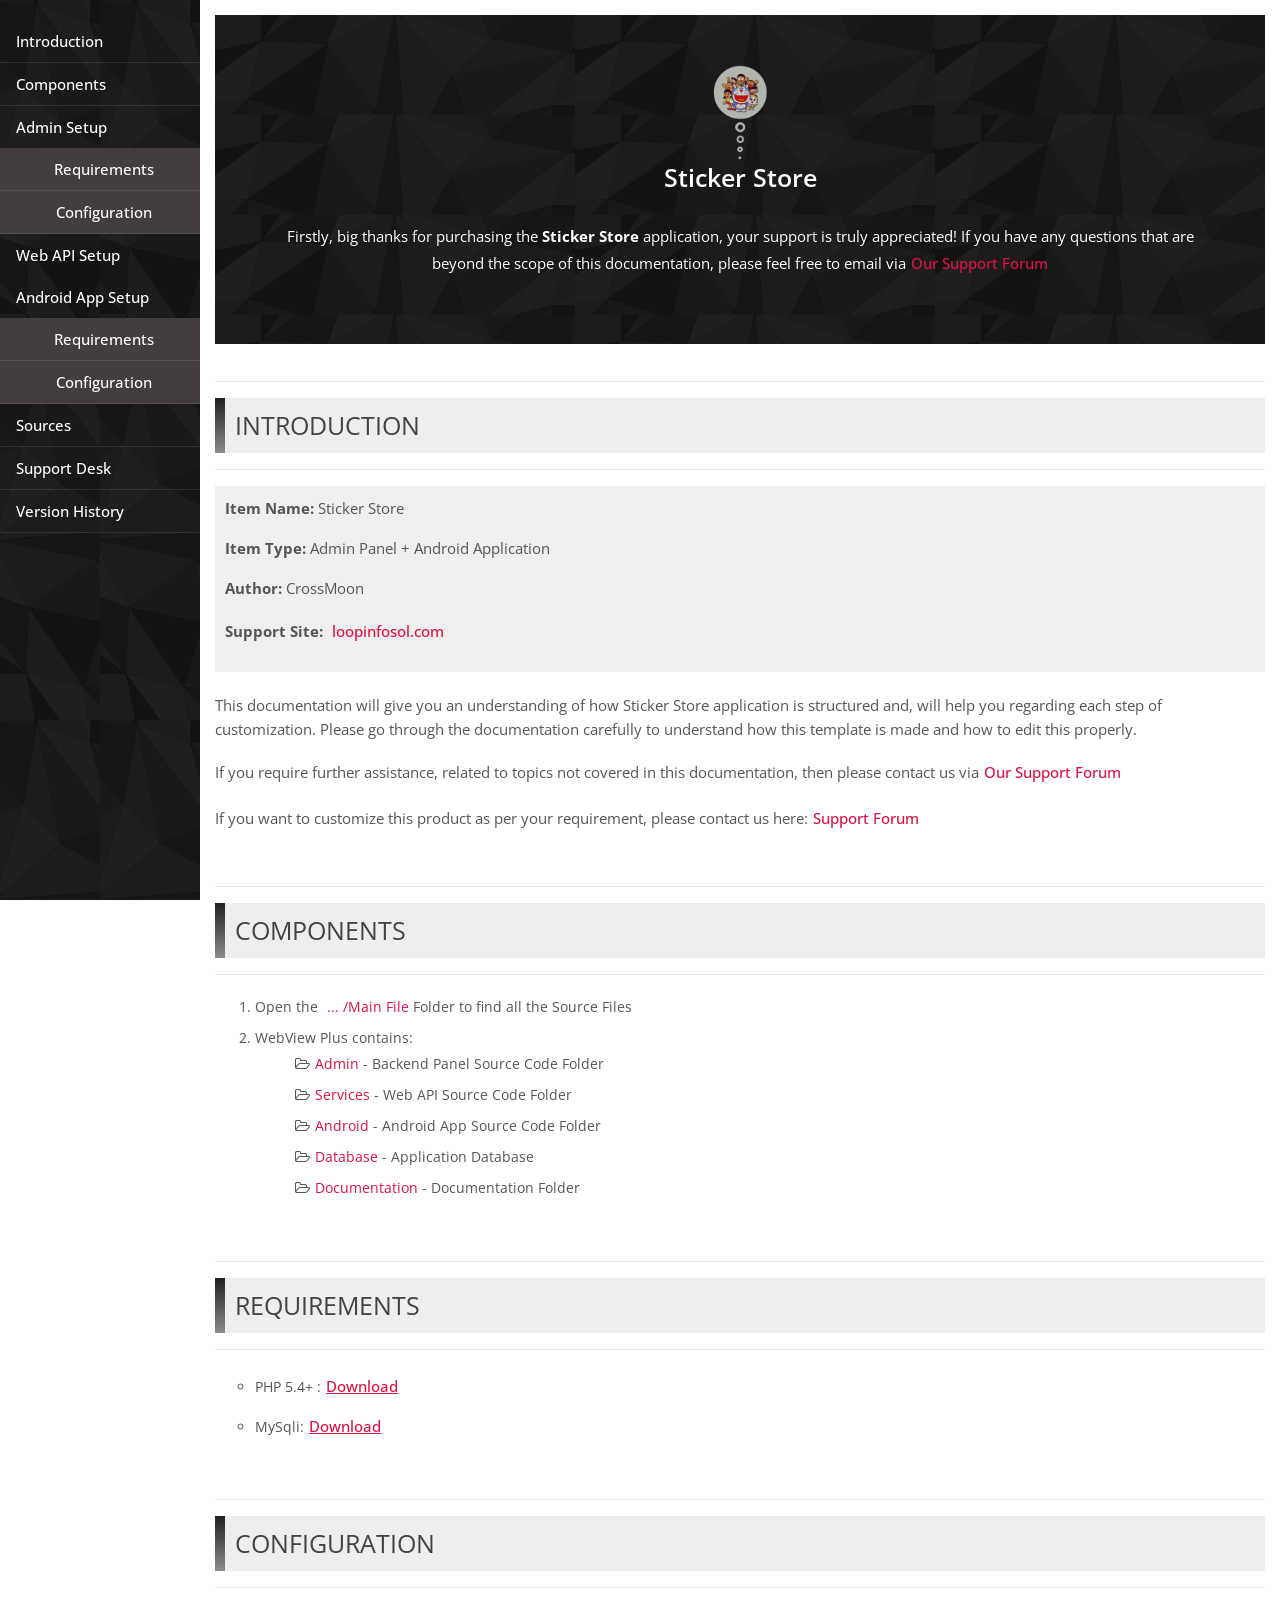
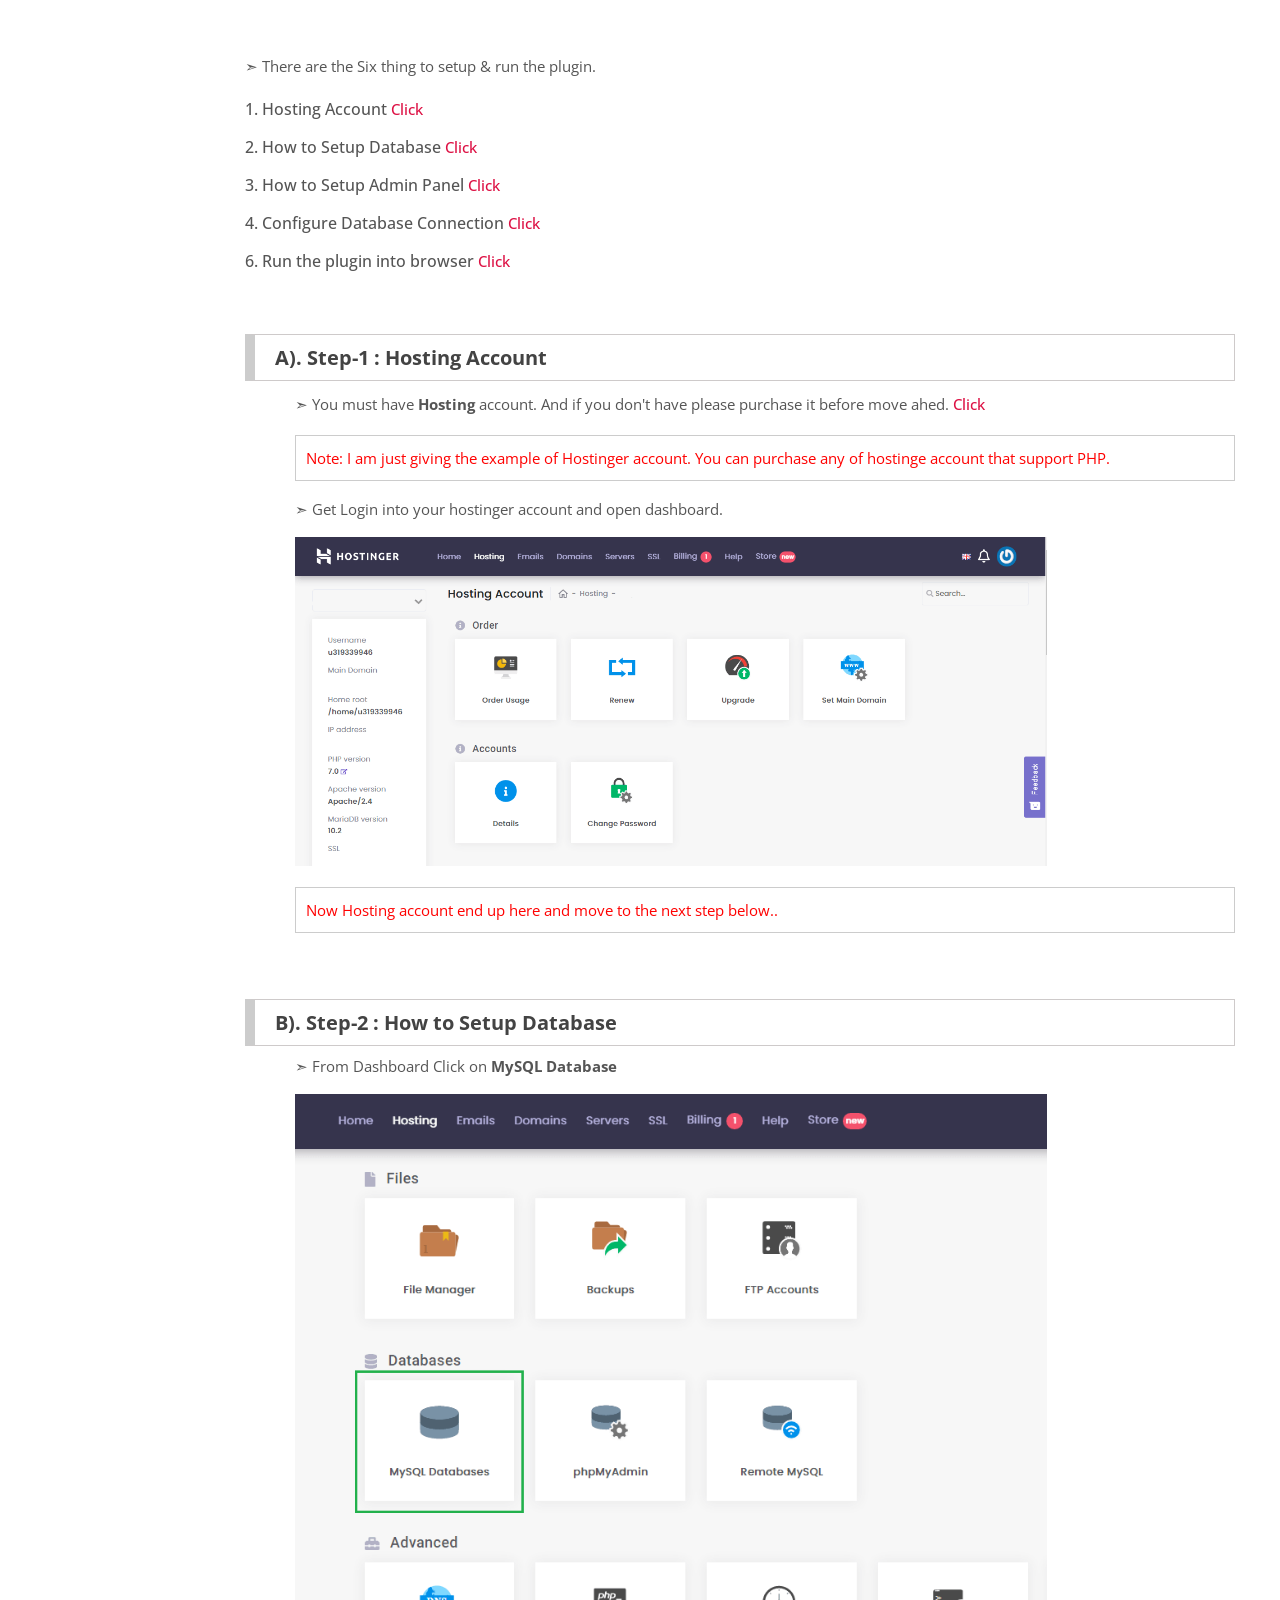
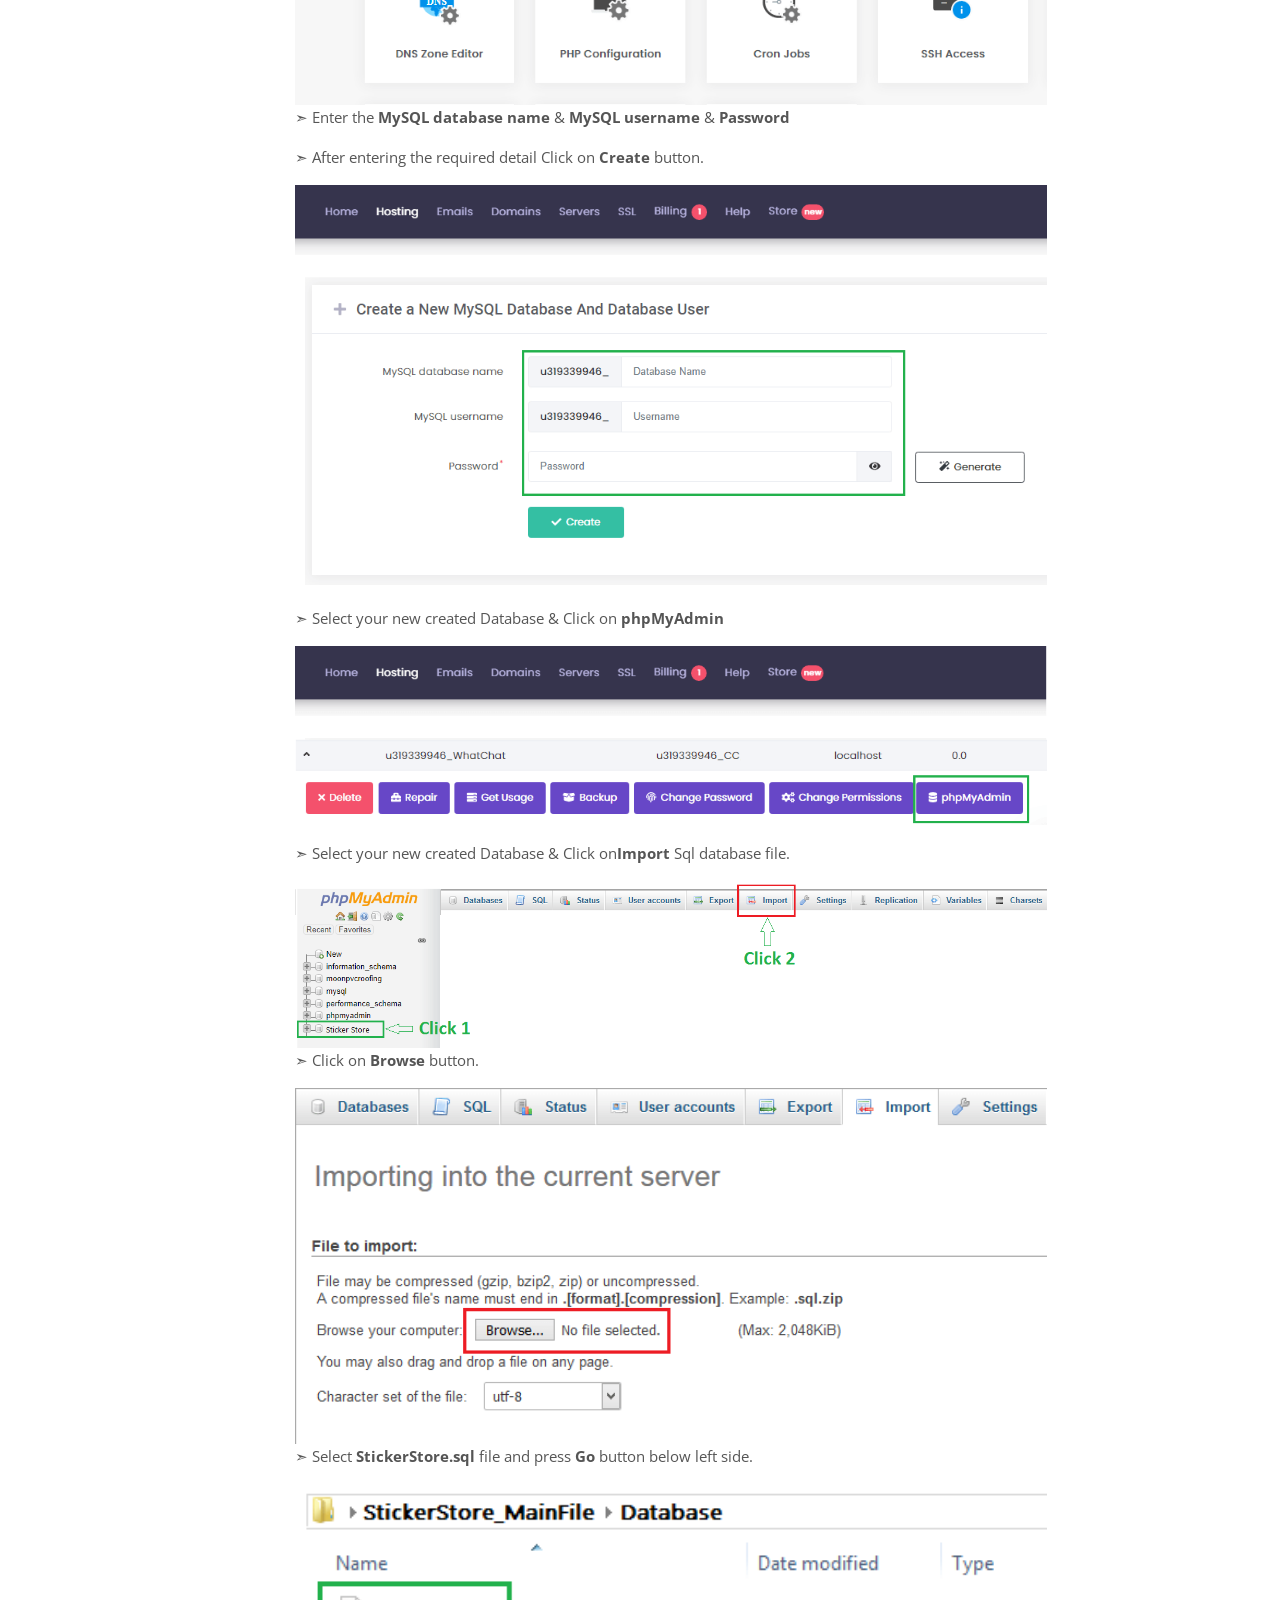
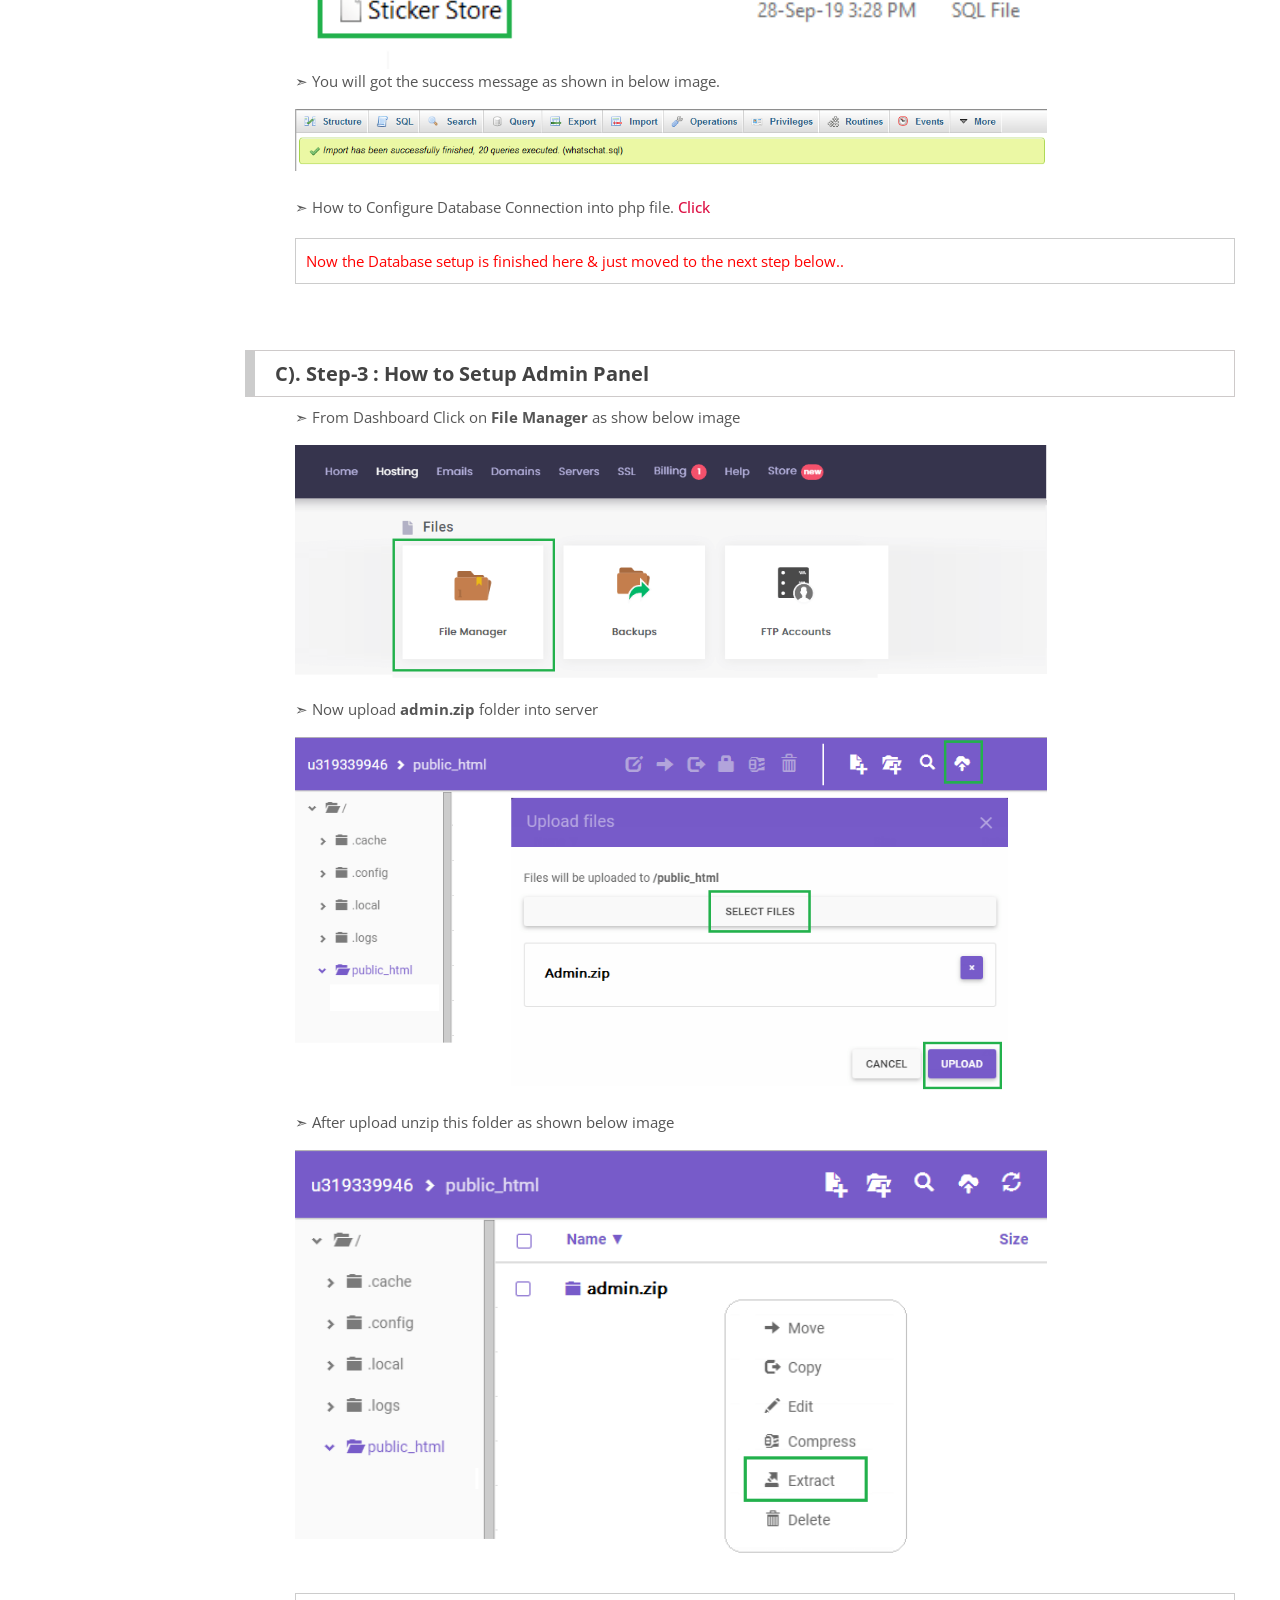
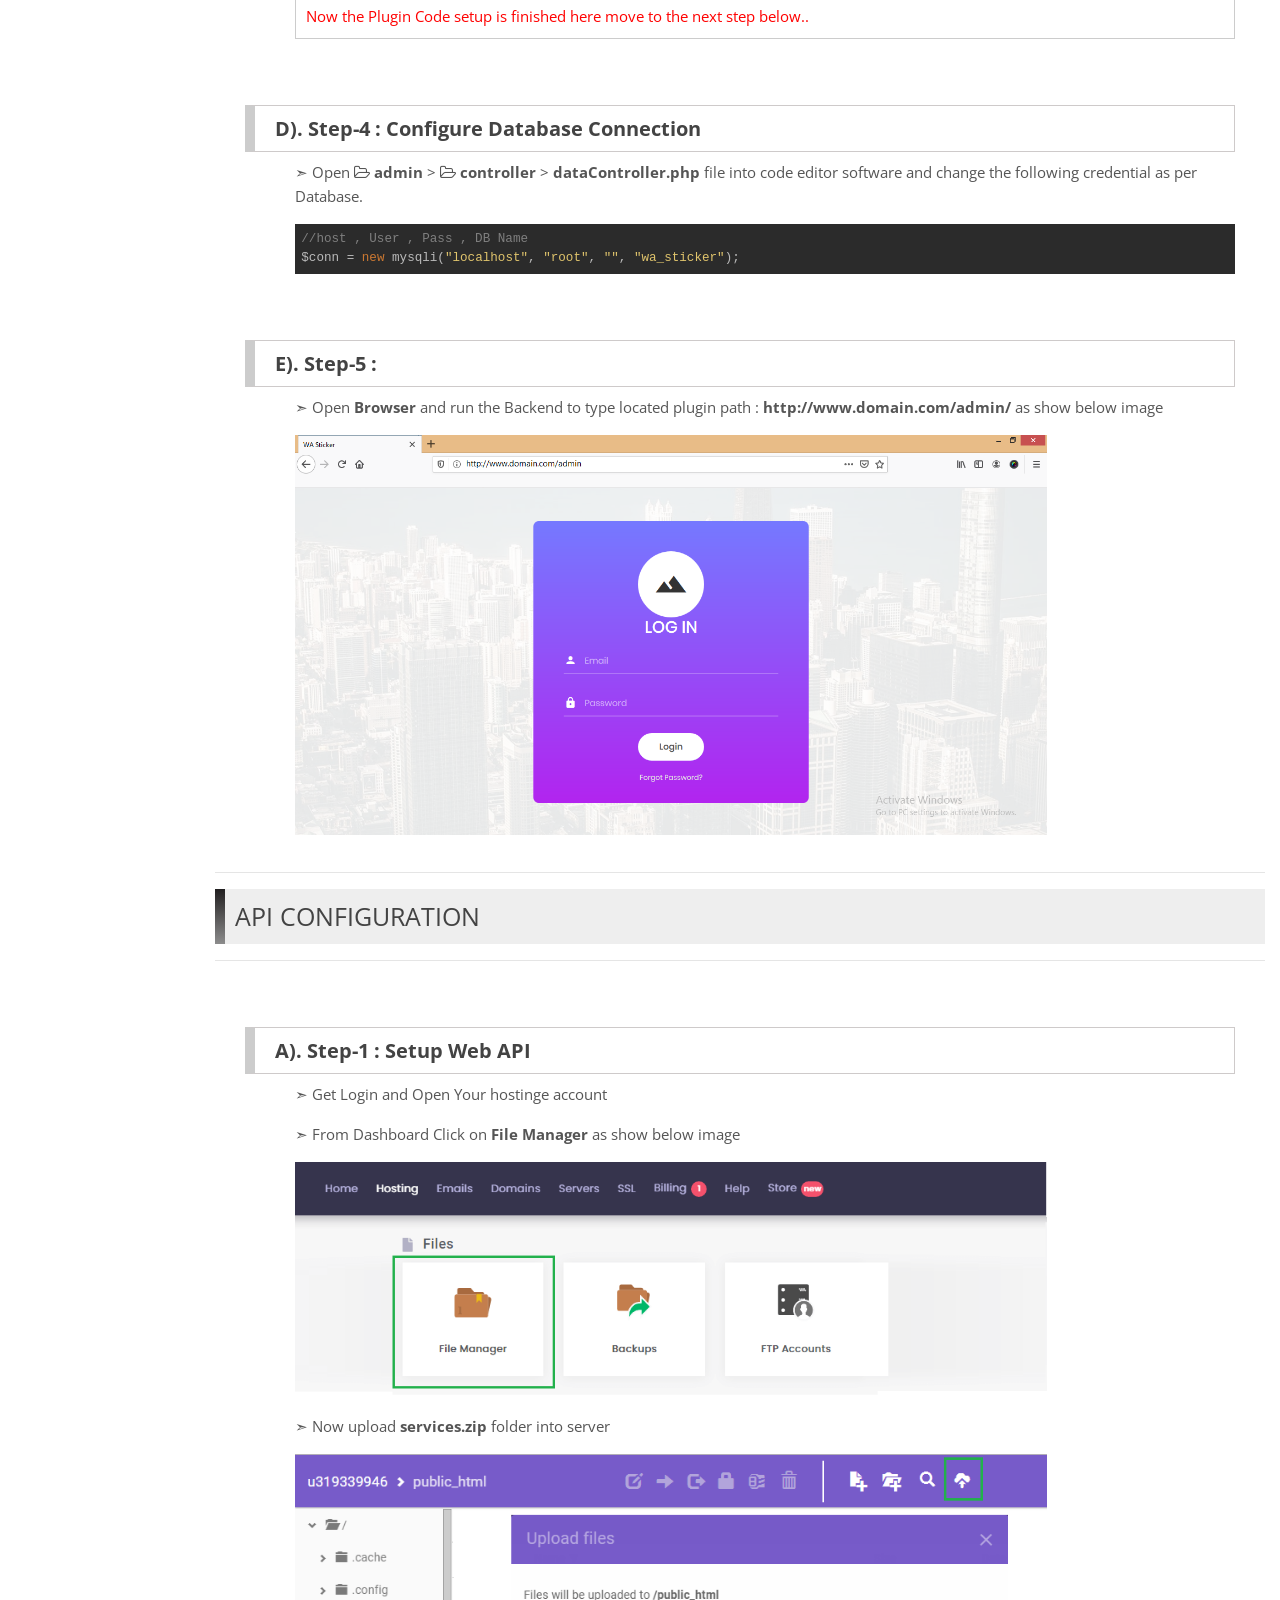
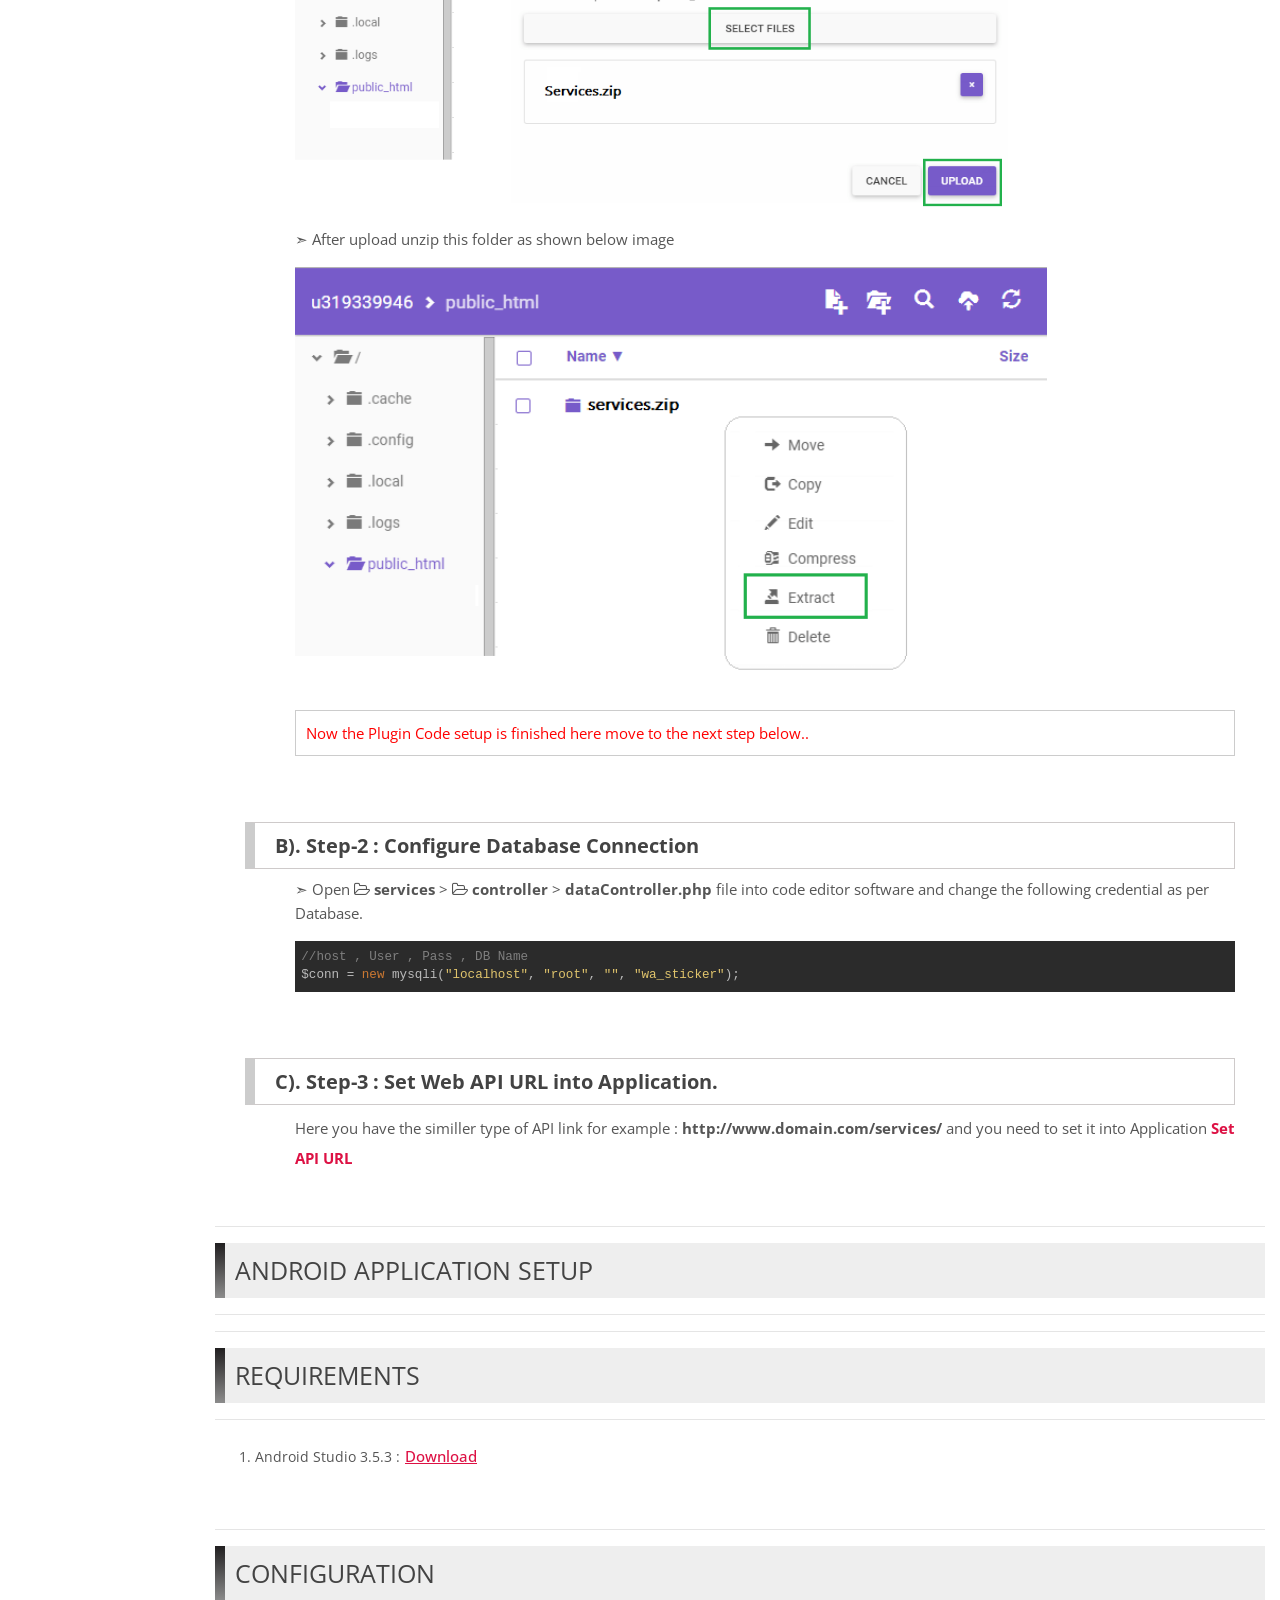
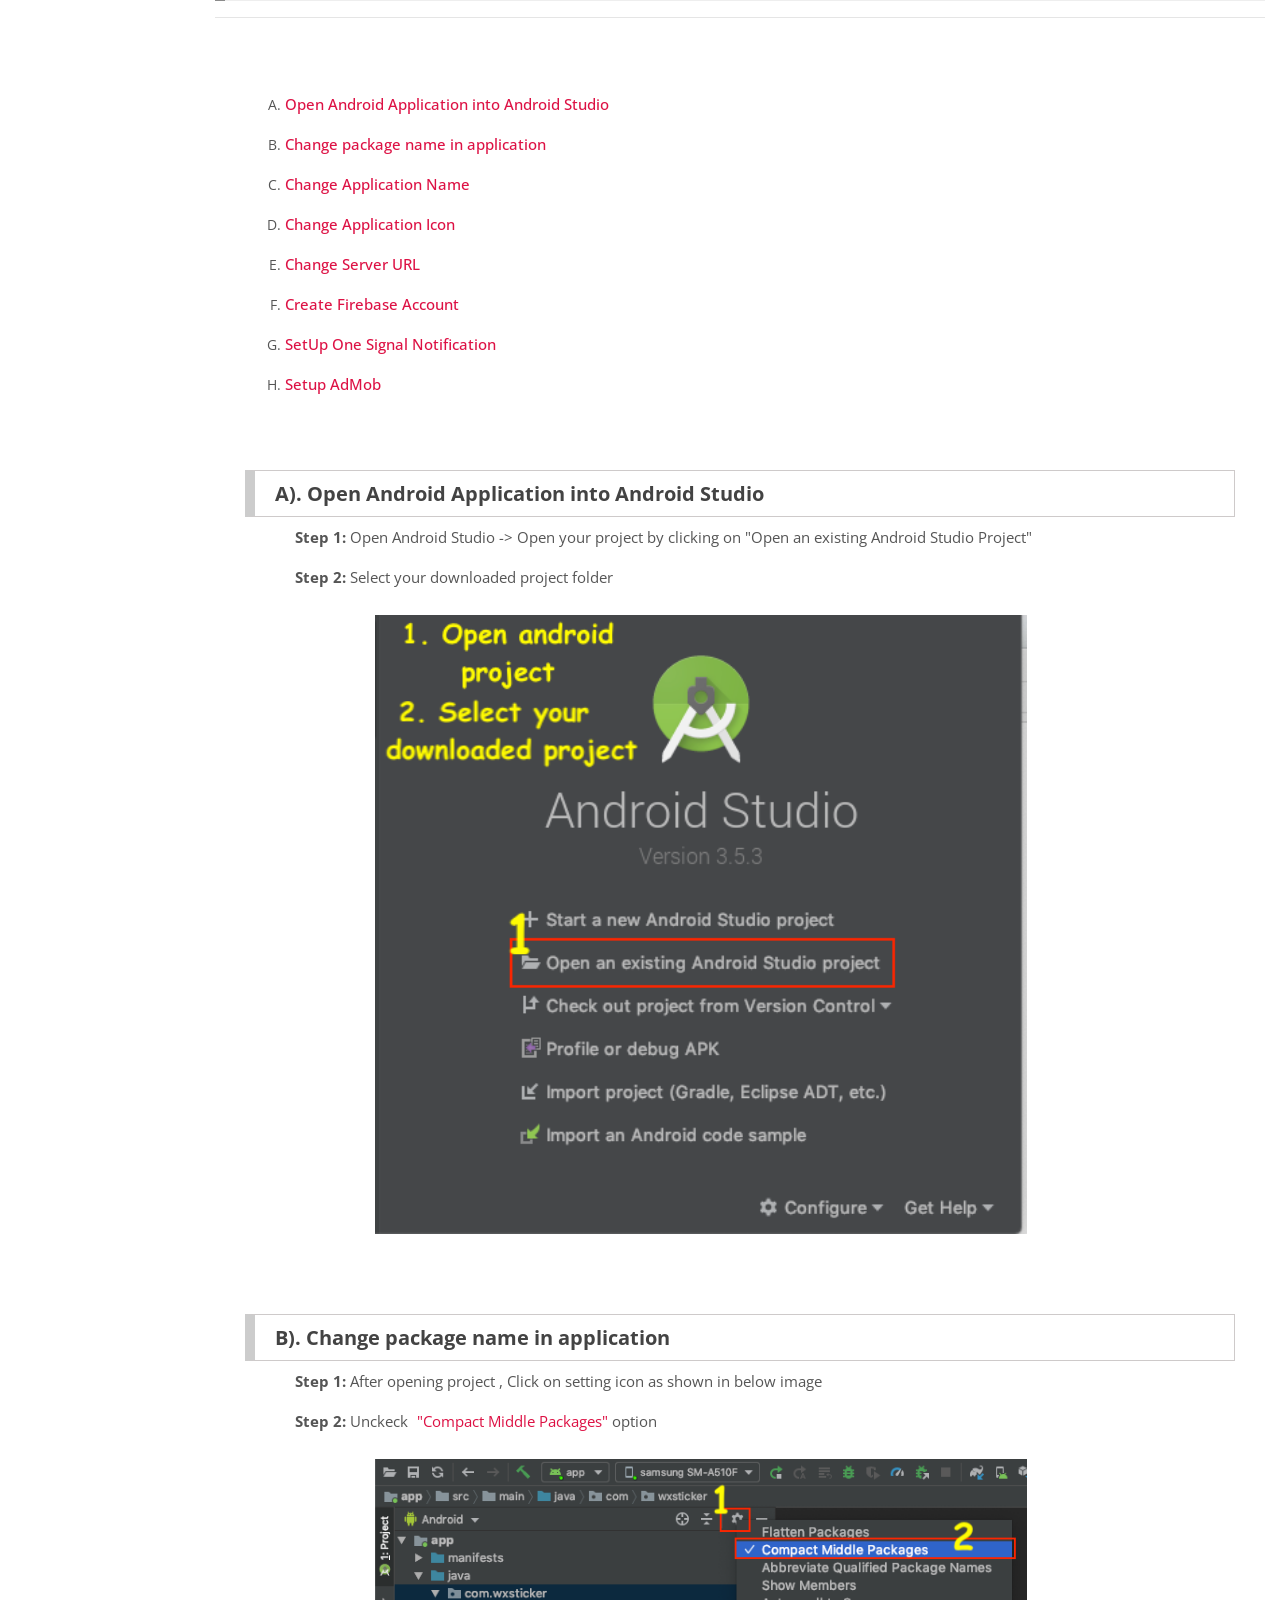
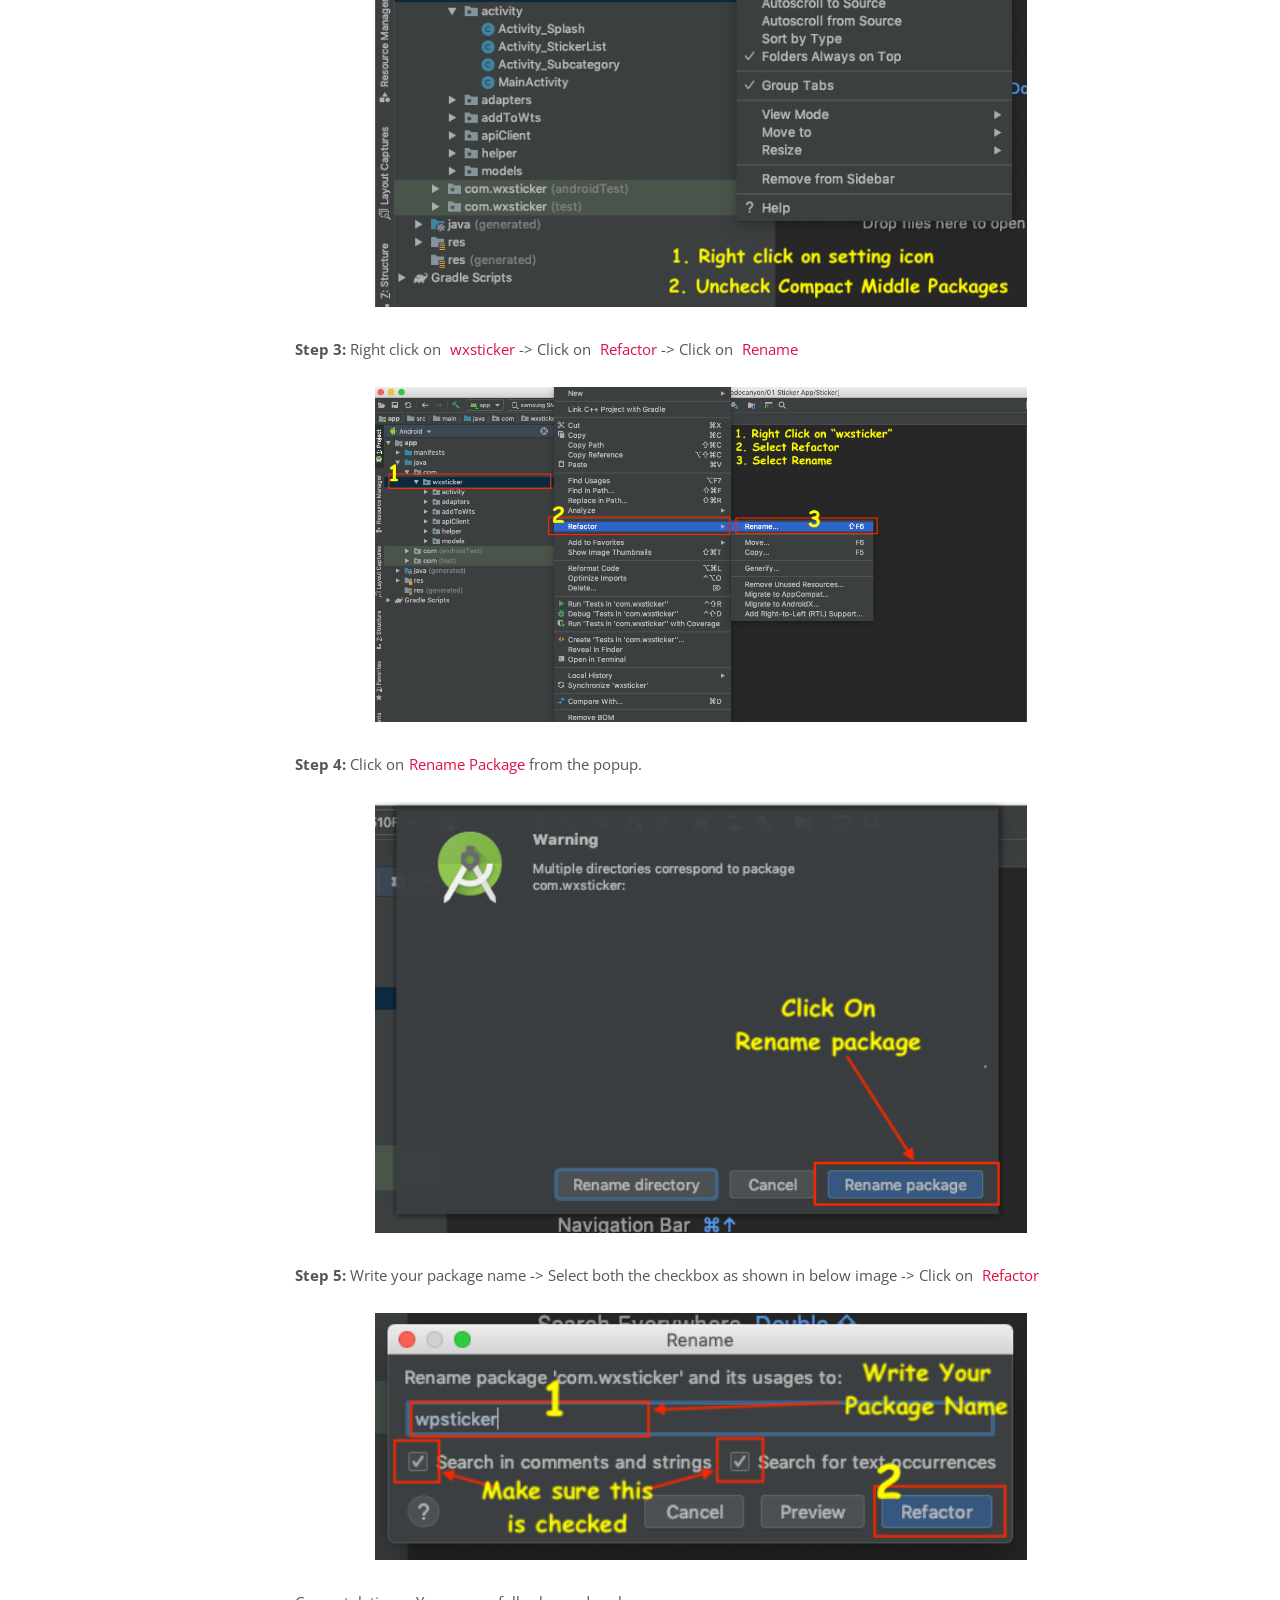
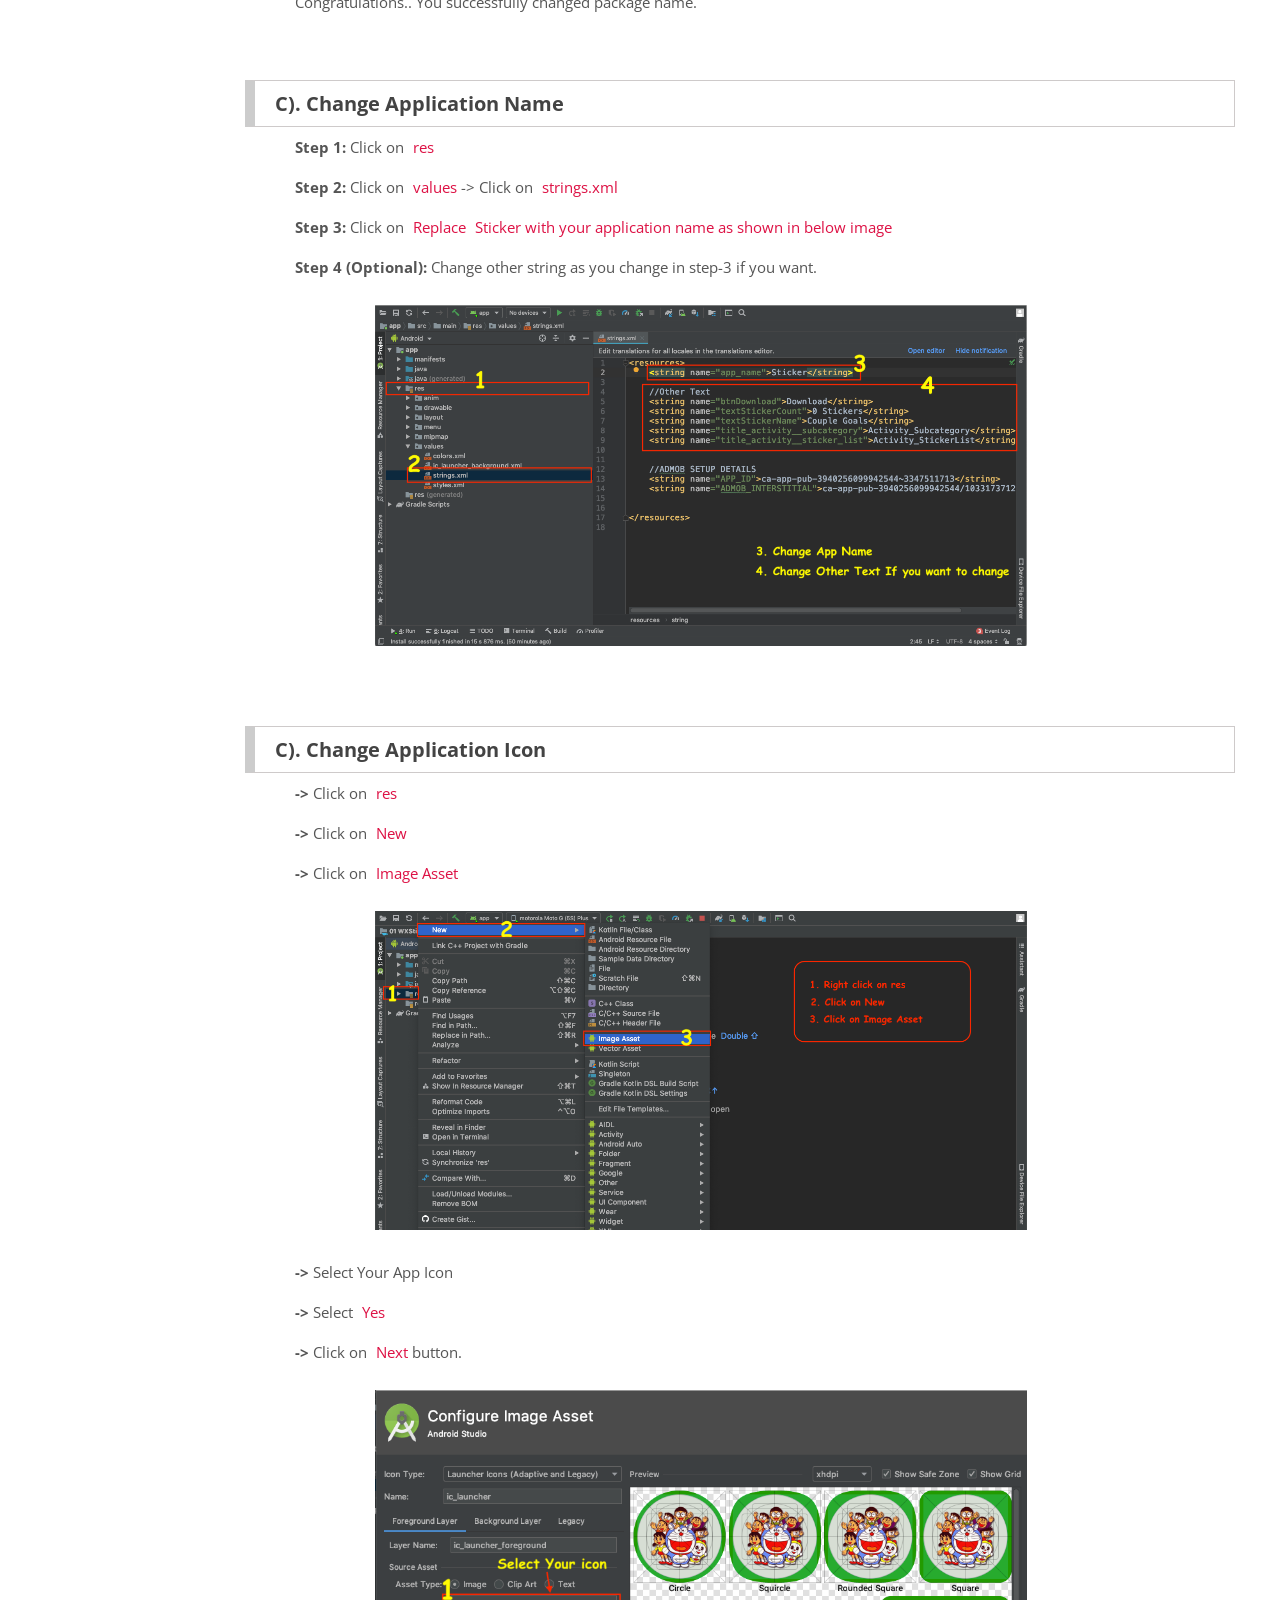
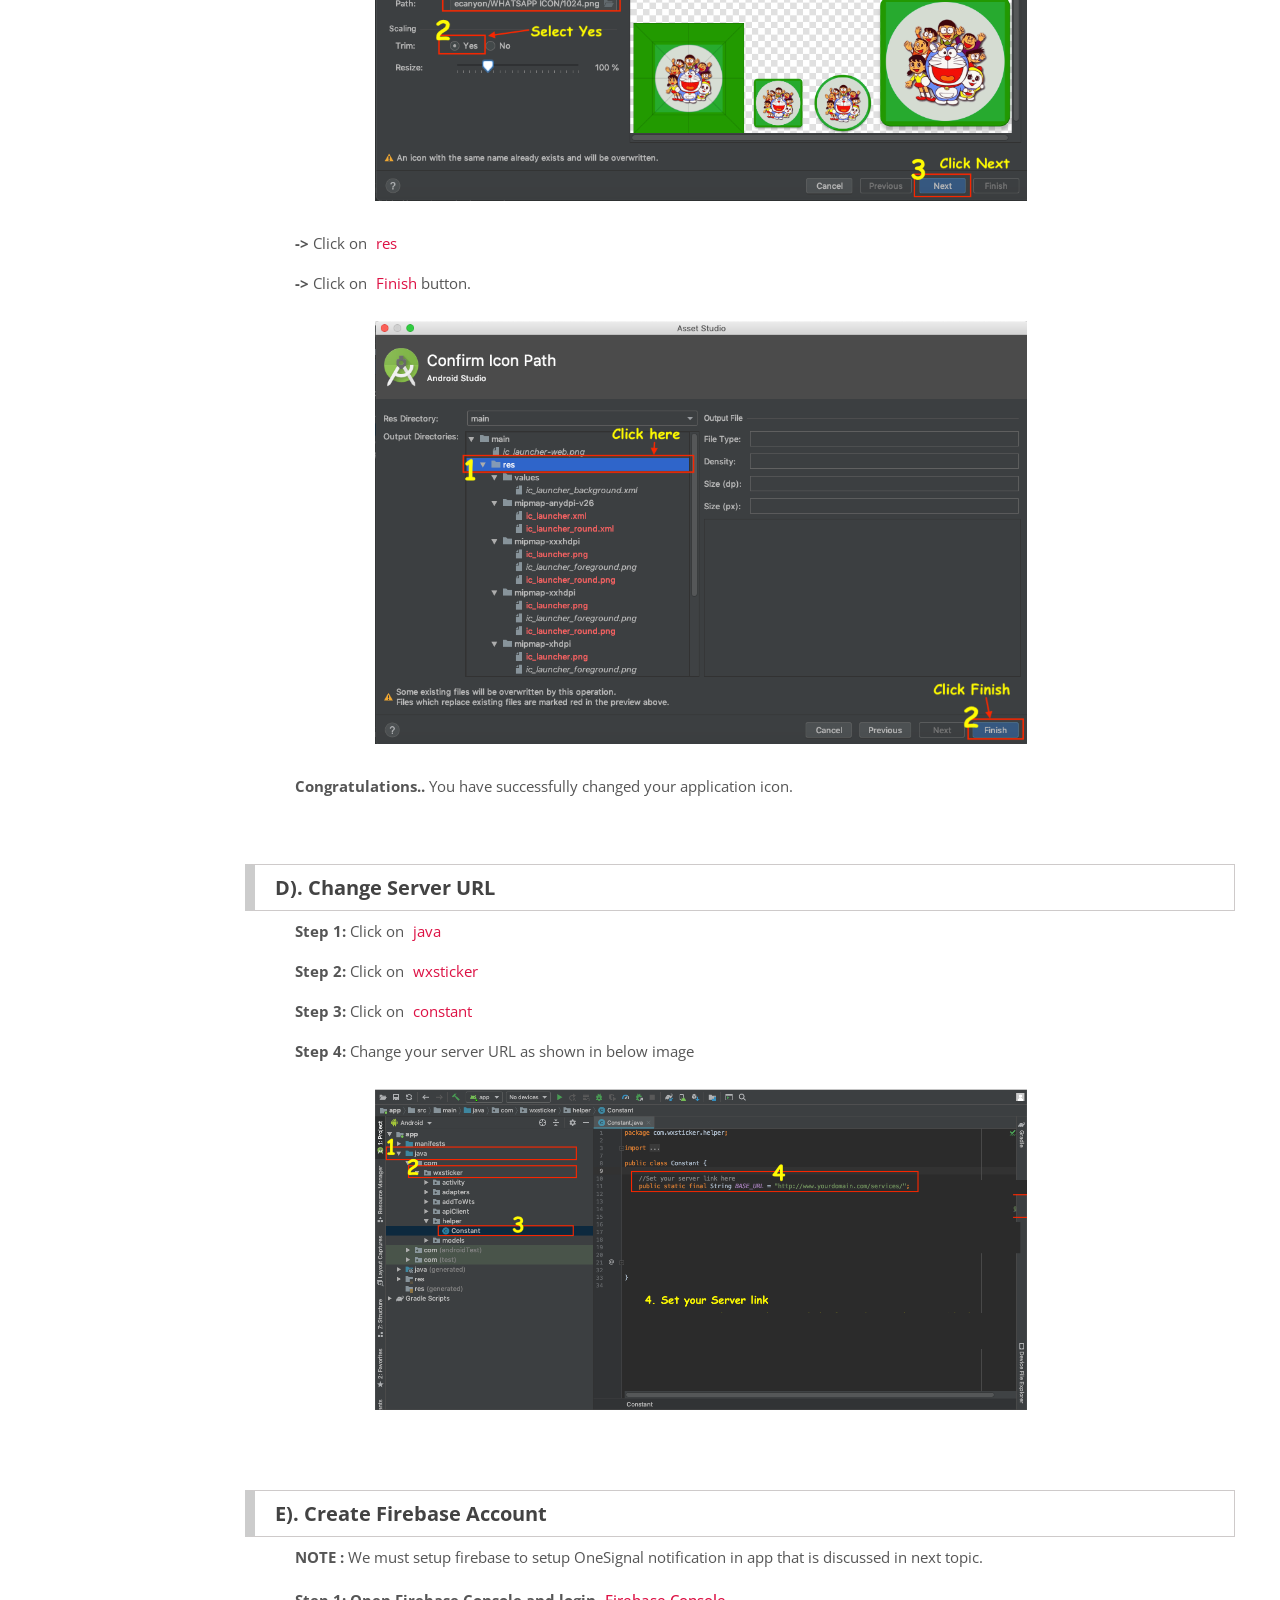
<file: android_version/Main File/Documentation/index.html>
<!DOCTYPE html>
<html lang="en">
<head>

<title>Documentation</title>
    
	<meta name="viewport" content="width=device-width, initial-scale=1">
    <meta http-equiv="X-UA-Compatible" content="IE=edge">
	<meta charset="utf-8">
		
	<!-- Minified Bootstrap CSS -->
	<link rel="stylesheet" type="text/css" href="css/bootstrap.min.css" />	
	<!-- Minified Font Awesome CSS -->
	<link rel="stylesheet" href="css/font-awesome.min.css">
	<!-- Custom CSS -->
	<link rel="stylesheet" type="text/css" href="css/style.css" />

</head>
<body>

	<!-- Side navigation -->
	<div class="sidenav">
		<a id="00" href="#introduction">Introduction</a>
		<hr>
		<a id="01" href="#components">Components</a>
		<hr>
		<a id="02" href="#admin-requirements" >Admin Setup</a>
		<div class="sub-menu">
			<a id="03" href="#admin-requirements">Requirements</a>
			<hr>
			<a id="04" href="#admin-configuration">Configuration</a>
			<hr>
		</div>

		<a id="03" href="#api-configuration" >Web API Setup</a>

		<a id="04" href="#requirements" >Android App Setup</a>
		<div class="sub-menu">
			<a id="003" href="#requirements">Requirements</a>
			<hr>
			<a id="004" href="#configuration">Configuration</a>
			<hr>
		</div>

		<a id="05" href="#sources">Sources</a>
		<hr>
		<a id="06" href="#support">Support Desk</a>
		<hr>
		<a id="07" href="#versionhistory">Version History</a>
		<hr>
	</div>

	<!-- Page content -->
	<div class="container">
		<div class="row">
			<div class="col-lg-12 col-md-12 col-sm-12 col-12">	
			  	<div class="heading">
			  		<img class="icon" src="images/icon.png" alt="">
			  		<h2>Sticker Store</h2>
			  		<br>
					<p>Firstly, big thanks for purchasing the <b>Sticker Store</b> application, your support is truly appreciated! If you have any questions that are beyond the scope of this documentation, please feel free to email via<a class="atv" href="http://loopinfosol.com/support/" target="_blank">Our Support Forum</a></p>
				</div>
			</div>
		</div>
		<br>
		<div class="row" id="introduction">
			<div class="col-lg-12 col-md-12 col-sm-12 col-12">
				<div class="introduction">
					<hr>
					<h3>Introduction</h3>
					<hr>
					<div class="about-div">
						<p><b>Item Name:</b> Sticker Store</p>
						<p><b>Item Type:</b> Admin Panel + Android Application</p>
						<p><b>Author:</b> CrossMoon</p>
						<p><b>Support Site:</b> <a class="atv" href="http://loopinfosol.com/support/" target="_blank">loopinfosol.com</a></p>
					</div>
					<br>
					<p> This documentation will give you an understanding of how Sticker Store application is structured and, will help you regarding each step of customization. Please go through the documentation carefully to understand how this template is made and how to edit this properly.</p>
					
					<p>If you require further assistance, related to topics not covered in this documentation, then please contact us via<a class="atv" href="http://loopinfosol.com/support/" target="_blank">Our Support Forum</a></p>

					<p>If you want to customize this product as per your requirement, please contact us here:<a class="atv" href="http://loopinfosol.com/support/" target="_blank">Support Forum</a></p>
				</div>
			</div>
		</div>
		<br>
		<div class="row" id="components">
			<div class="col-lg-12 col-md-12 col-sm-12 col-12">	
				<div class="components">
					<hr>
					<h3>Components</h3>
					<hr>					
					<ol>
				        <li>Open the <span class="atv">... /Main File</span> Folder to find all the Source Files</li>
				        <li>WebView Plus contains:
					        <ul>
					        	<li>
					         		<i class="fa fa-folder-open-o"></i><span class="atv">Admin</span> - Backend Panel Source Code Folder
					            </li>
					            <li>
					         		<i class="fa fa-folder-open-o"></i><span class="atv">Services</span> - Web API Source Code Folder
					            </li>
					         	<li>
					         		<i class="fa fa-folder-open-o"></i><span class="atv">Android</span> - Android App Source Code Folder
					            </li>
                                <li>
                                    <i class="fa fa-folder-open-o"></i><span class="atv">Database</span> - Application Database
                                </li>
					            <li>
					            	<i class="fa fa-folder-open-o"></i><span class="atv">Documentation</span> - Documentation Folder
					            </li>
					        </ul>
				        </li>
				    </ol>								
				</div>
			</div>	
		</div>
		<br>

		<div class="row" id="admin-requirements">
			<div class="col-lg-12 col-md-12 col-sm-12 col-12">	
				<div class="requirements">
					<hr>
					<h3>Requirements</h3>
					<hr>					
					<ul style="list-style-type:circle;">
				        <li>PHP 5.4+ :<a class="atv" href="https://www.php.net/downloads.php" target="_blank"><u>Download</u></a></li>
				        <li>MySqli:<a class="atv" href="https://www.mysql.com/downloads/" target="_blank"><u>Download</u></a></li>
				    </ul>								
				</div>
			</div>	
		</div>
		<br>
		<div class="row" id="admin-configuration">
			<div class="col-lg-12 col-md-12 col-sm-12 col-12">	
				<div class="configuration">
					<hr>
					<h3>Configuration</h3>
					<hr>
					<div class="section">
						<p>➣ There are the Six thing to setup & run the plugin.</p>

						<h6>1. Hosting Account <a class="click-a" href="#SI-hosting">Click</a></h6>
						<h6>2. How to Setup Database <a class="click-a" href="#SI-db-setup">Click</a></h6>
						<h6>3. How to Setup Admin Panel <a class="click-a" href="#SI-php-setup">Click</a></h6>
						<h6>4. Configure Database Connection <a class="click-a" href="#SI-db-conn">Click</a></h6>
						<h6>6. Run the plugin into browser <a class="click-a" href="#SI-run">Click</a></h6>
				    </div>
					<div class="section" id="SI-hosting">					
						
						<h4>A). Step-1 : Hosting Account</h4>
						
						<div class="main-section-1">
							<p>➣ You must have <span class="f-red"><b>Hosting</b></span> account. And if you don't have please purchase it before move ahed. <a class="click-a" href="https://www.hostinger.in/web-hosting" target="_blank">Click</a></p>

							<p class="notes">Note: I am just giving the example of Hostinger account. You can purchase any of hostinge account that support PHP.</p>

							<p>➣ Get Login into your hostinger account and open dashboard.</p>

							<img onclick="zoomImage('images/si-hosting-01.png')"  src="images/si-hosting-01.png" alt=""/>
							<br><br>
							<p class="notes">Now Hosting account end up here and move to the next step below..</p>
						</div>	

					</div>

					<div class="section" id="SI-db-setup">

						<h4>B). Step-2 : How to Setup Database</h4>
						
						<div class="main-section-1">
								
							<p>➣ From Dashboard Click on  <span class="f-red"><b>MySQL Database</b></span></p>
							<img onclick="zoomImage('images/si-db-setup-1.png')"  src="images/si-db-setup-1.png" alt=""/>
							<br>
							<p>➣ Enter the <span class="f-red"><b>MySQL database name</b></span> & <span class="f-red"><b>MySQL username</b></span> & <span class="f-red"><b>Password</b></span></p>
							<p>➣ After entering the required detail Click on <span class="f-red"><b>Create</b></span> button.</p>
							<img onclick="zoomImage('images/si-db-setup-2.png')"  src="images/si-db-setup-2.png" alt=""/>

							<br>
							<p>➣ Select your new created Database & Click on <span class="f-red"><b>phpMyAdmin</b></span></p>
						    <img onclick="zoomImage('images/si-db-setup-3.png')" src="images/si-db-setup-3.png"></img>
							
							<br>
							<p>➣ Select your new created Database & Click on<span class="f-red"><b>Import</b></span> Sql database file.</p>
						    <img onclick="zoomImage('images/si-db-setup-4.png')" src="images/si-db-setup-4.png"></img>

							<br>
						    <p>➣ Click on <span class="f-red"><b>Browse</b></span> button.</p>
						    <img onclick="zoomImage('images/si-db-setup-5.png')" src="images/si-db-setup-5.png"></img>
							
							<br>
							<p>➣ Select <span class="f-red"><b>StickerStore.sql</b></span> file and press <span class="f-red"><b>Go</b></span> button below left side.</p>
						    <img onclick="zoomImage('images/si-db-setup-6.png')" src="images/si-db-setup-6.png"></img>
						    
							<br>
							<p>➣ You will got the success message as shown in below image.</p>
						    <img onclick="zoomImage('images/si-db-setup-7.png')" src="images/si-db-setup-7.png"></img>

							<br><br>
						    <p>➣ How to Configure Database Connection into php file. <a class="click-a" href="#SI-db-conn">Click</a></p>
						  
                        	<p class="notes">Now the Database setup is finished here & just moved to the next step below..</p>

						</div>

					</div>	
					
					<div class="section" id="SI-php-setup">

						<h4>C). Step-3 : How to Setup Admin Panel</h4>
						
						<div class="main-section-1">
								
							<p>➣ From Dashboard Click on <span class="f-red"><b>File Manager</b></span> as show below image</p>
							<img onclick="zoomImage('images/si-php-file-00.png')" src="images/si-php-file-00.png" alt=""/>
							<br>
							<p>➣ Now upload <span class="f-red"><b>admin.zip</b></span> folder into server</p>
							<img onclick="zoomImage('images/si-php-file-01.png')" src="images/si-php-file-01.png" alt=""/>
							<br>
							<p>➣ After upload unzip this folder as shown below image</p>
							<img onclick="zoomImage('images/si-php-file-02.png')" src="images/si-php-file-02.png" alt=""/>
							<br>
							<p class="notes">Now the Plugin Code setup is finished here move to the next step below..</p>

						</div>

					</div>	

					<div class="section" id="SI-db-conn">

						<h4>D). Step-4 : Configure Database Connection</h4>
						
						<div class="main-section-1">
								
							<p>➣ Open <span class="f-red"><b> <i class="fa fa-folder-open-o"></i> admin</b></span> > <span class="f-red"><b> <i class="fa fa-folder-open-o"></i> controller</b></span> > <span class="f-red"><b> dataController.php</b></span> file into code editor software and change the following credential as per Database.</p>
																								

<pre class="hljs" style="display: block; overflow-x: auto; padding: 0.5em; background: rgb(43, 43, 43) none repeat scroll 0% 0%; color: rgb(186, 186, 186);"><span class="hljs-comment" style="color: rgb(127, 127, 127);">//host , User , Pass , DB Name</span>
$conn = <span class="hljs-keyword" style="color: rgb(203, 120, 50);">new</span> mysqli(<span class="hljs-string" style="color: rgb(224, 196, 108);">"localhost"</span>, <span class="hljs-string" style="color: rgb(224, 196, 108);">"root"</span>, <span class="hljs-string" style="color: rgb(224, 196, 108);">""</span>, <span class="hljs-string" style="color: rgb(224, 196, 108);">"wa_sticker"</span>);</pre>

						</div>

					</div>

					<div class="section" id="SI-run">

						<h4>E). Step-5 : </h4>
						
						<div class="main-section-1">
								
							<p>➣ Open <span class="f-red"><b> Browser</b></span> and run the Backend to type located plugin path : <span class="f-red"><b>http://www.domain.com/admin/</b></span> as show below image</p>
							
							<img onclick="zoomImage('images/si-run-admin.png')" src="images/si-run-admin.png" alt=""/>

						</div>

					</div>

				</div>
			</div>	
		</div>
		<br>
		
		<div class="row" id="api-configuration">
			<div class="col-lg-12 col-md-12 col-sm-12 col-12">	
				<div class="configuration">
					<hr>
					<h3>API Configuration</h3>
					<hr>	
					
					<div class="section" id="SI-php-setup">

						<h4>A). Step-1 : Setup Web API</h4>

						<div class="main-section-1">
							<p>➣ Get Login and Open Your hostinge account</p>	
							<p>➣ From Dashboard Click on <span class="f-red"><b>File Manager</b></span> as show below image</p>
							<img onclick="zoomImage('images/api-php-file-00.png')" src="images/api-php-file-00.png" alt=""/>
							<br>
							<p>➣ Now upload <span class="f-red"><b>services.zip</b></span> folder into server</p>
							<img onclick="zoomImage('images/api-php-file-01.png')" src="images/api-php-file-01.png" alt=""/>
							<br>
							<p>➣ After upload unzip this folder as shown below image</p>
							<img onclick="zoomImage('images/api-php-file-02.png')" src="images/api-php-file-02.png" alt=""/>
							<br>
							<p class="notes">Now the Plugin Code setup is finished here move to the next step below..</p>

						</div>

					</div>	

					<div class="section" id="SI-db-conn">

						<h4>B). Step-2 : Configure Database Connection</h4>
						
						<div class="main-section-1">
								
							<p>➣ Open <span class="f-red"><b> <i class="fa fa-folder-open-o"></i> services</b></span> > <span class="f-red"><b> <i class="fa fa-folder-open-o"></i> controller</b></span> > <span class="f-red"><b> dataController.php</b></span> file into code editor software and change the following credential as per Database.</p>
																								

<pre class="hljs" style="display: block; overflow-x: auto; padding: 0.5em; background: rgb(43, 43, 43) none repeat scroll 0% 0%; color: rgb(186, 186, 186);"><span class="hljs-comment" style="color: rgb(127, 127, 127);">//host , User , Pass , DB Name</span>
$conn = <span class="hljs-keyword" style="color: rgb(203, 120, 50);">new</span> mysqli(<span class="hljs-string" style="color: rgb(224, 196, 108);">"localhost"</span>, <span class="hljs-string" style="color: rgb(224, 196, 108);">"root"</span>, <span class="hljs-string" style="color: rgb(224, 196, 108);">""</span>, <span class="hljs-string" style="color: rgb(224, 196, 108);">"wa_sticker"</span>);</pre>

						</div>

					</div>
					
					<div class="section" id="SI-db-conn">

						<h4>C). Step-3 : Set Web API URL into Application.</h4>
						
						<div class="main-section-1">
								
							<p> Here you have the similler type of API link for example : <span class="f-red"><b> http://www.domain.com/services/ </span></b> and you need to set it into Application <a href="#set_api_url"><span class="f-red"><b> Set API URL </span></b></a></p>

						</div>

					</div>
					
				</div>		
			</div>	
		</div>
		<br>

		<div class="row" id="requirements">
			<div class="col-lg-12 col-md-12 col-sm-12 col-12">	
				<div class="requirements">
                    <hr>
                    <h3>Android Application Setup</h3>
                    <hr>
					<hr>
					<h3>Requirements</h3>
					<hr>					
					<ol>
				        <li>Android Studio 3.5.3  :<a class="atv" href="https://developer.android.com/studio" target="_blank"><u>Download</u></a></li>
				    </ol>
				</div>
			</div>	
		</div>
		<br>
		<div class="row" id="configuration">
			<div class="col-lg-12 col-md-12 col-sm-12 col-12">	
				<div class="configuration">
					<hr>
					<h3>Configuration</h3>
					<hr>
					<div class="section">
						<ol type="A">
					        <li><a href="#open_app_xcode">Open Android Application into Android Studio</a></li>
					        <li><a href="#app_id_xcode">Change package name in application</a></li>
					        <li><a href="#basic_configuration">Change Application Name</a></li>
                            <li><a href="#basic_icon">Change Application Icon</a></li>
					        <li><a href="#set_api_url">Change Server URL</a></li>
					        <li><a href="#app_customization">Create Firebase Account</a></li>
					        <li><a href="#one_signal">SetUp One Signal Notification</a></li>
					        <li><a href="#set_admob">Setup AdMob</a></li>
					        
					    </ol>
				    </div>
					<div class="section" id="open_app_xcode">					
						<h4>A). Open Android Application into Android Studio</h4>
						<div class="main-section-1">
							<p><b>Step 1:</b> Open Android Studio -> Open your project by clicking on "Open an existing Android Studio Project"</p>
                            <p><b>Step 2:</b> Select your downloaded project folder</p>
							<div class="sub-section-1"><img class="step-img" src="images/open_android_app_1.png" alt=""></div>
						</div>						
					</div>
					<div class="section" id="app_id_xcode">
						<h4>B). Change package name in application</h4>
						<div class="main-section-1">
							<p><b>Step 1:</b> After opening project , Click on setting icon as shown in below image</p>
							<p><b>Step 2:</b> Unckeck <span class="atv">"Compact Middle Packages"</span> option</p>
							<div class="sub-section-1"><img class="step-img" src="images/change_package_1.png" alt=""></div>
                            
							<p><b>Step 3:</b> Right click on <span class="atv">wxsticker</span> -> Click on <span class="atv">Refactor</span> -> Click on <span class="atv">Rename</span></p>
                            <div class="sub-section-1"><img class="step-img" src="images/change_package_2.png" alt=""></div>
                            
							<p><b>Step 4:</b> Click on<span class="atv">Rename Package</span> from the popup.</p>
							<div class="sub-section-1"><img class="step-img" src="images/change_package_3.png" alt=""></div>
                            
							<p><b>Step 5:</b> Write your package name -> Select both the checkbox as shown in below image -> Click on <span class="atv">Refactor</span></p>
							<div class="sub-section-1"><img class="step-img" src="images/change_package_4.png" alt=""></div>
                            
                            <p>Congratulations.. You successfully changed package name.</p>
						</div>
					</div>
					<div class="section" id="basic_configuration">
						<h4>C). Change Application Name</h4>
						<div class="main-section-1">
							<p><b>Step 1:</b> Click on <span class="atv">res</span></p>
                            <p><b>Step 2:</b> Click on <span class="atv">values</span> -> Click on <span class="atv">strings.xml</span></p>
                            <p><b>Step 3:</b> Click on <span class="atv">Replace <span class="atv">Sticker</span> with your application name as shown in below image</span></p>
                            <p><b>Step 4 (Optional):</b> Change other string as you change in step-3 if you want.</p>
							<div class="sub-section-1"><img class="step-img" src="images/change_app_name.png" alt=""></div>
                            
						</div>
					</div>
                    
                    <div class="section" id="basic_icon">
                        <h4>C). Change Application Icon</h4>
                        <div class="main-section-1">
                            <p><b>-></b> Click on <span class="atv">res</span></p>
                            <p><b>-></b> Click on <span class="atv">New</span>
                            <p><b>-></b> Click on <span class="atv">Image Asset</span></p>
                            <div class="sub-section-1"><img class="step-img" src="images/app_icon_1.png" alt=""></div>
                            
                            <p><b>-></b> Select Your App Icon</p>
                            <p><b>-></b> Select <span class="atv">Yes</span></p>
                            <p><b>-></b> Click on <span class="atv">Next</span> button.</p>
                            <div class="sub-section-1"><img class="step-img" src="images/app_icon_2.png" alt=""></div>
                            
                            <p><b>-></b> Click on <span class="atv">res</span></p>
                            <p><b>-></b> Click on <span class="atv">Finish</span> button.</p>
                            <div class="sub-section-1"><img class="step-img" src="images/app_icon_3.png" alt=""></div>
                            
                            <p><b>Congratulations..</b> You have successfully changed your application icon.</p>
                            
                        </div>
                    </div>
                    
                    
					<div class="section" id="set_api_url">
						<h4>D). Change Server URL</h4>
						<div class="main-section-1">
							<p><b>Step 1:</b> Click on <span class="atv">java</span></p>
                            <p><b>Step 2:</b> Click on <span class="atv">wxsticker</span></p>
                            <p><b>Step 3:</b> Click on <span class="atv">constant</span></p>
                            <p><b>Step 4:</b> Change your server URL as shown in below image</p>
							<div class="sub-section-1"><img class="step-img" src="images/change_app_url.png" alt=""></div>
						</div>
					</div>
                    
					<div class="section" id="app_customization">
						<h4>E). Create Firebase Account</h4>
						<div class="main-section-1">
                            
                            <p><b>NOTE :</b> We must setup firebase to setup OneSignal notification in app that is discussed in next topic.</p>
                            
							<p><b>Step 1: Open Firebase Console and login <a class="atv" href="https://console.firebase.google.com/u/0/" target="_blank"><u>Firebase Console</u></a></b></p>
							<ul>
								<li>➣ Click on <span class="atv">Create a project</span></u></a></li>
							</ul>
							<div class="sub-section-1"><img class="step-img" src="images/notification_firebase_1.png" alt=""></div>
								
								
							<p><b>Step 2:</b></p>
                            <ul>
                                <li>➣ Write your project name</a></li>
                            </ul>
							<ul>
                                <li>➣ Click on <span class="atv">Continue</span></u></a></li>
                            </ul>
							<div class="sub-section-1"><img class="step-img" src="images/notification_firebase_2.png" alt=""></div>
                            <ul>
                                <li>➣ Turn off <span class="atv">Enable Google Analytics for this project</span></u></a></li>
                            </ul>
                            <ul>
                                <li>➣ Click on <span class="atv">Create project</span></u></a></li>
                            </ul>
                            <div class="sub-section-1"><img class="step-img" src="images/notification_firebase_3.png" alt=""></div>
                            <ul>
                                <li>➣ Your new project now ready. Click on <span class="atv">Continue</span></u></a></li>
                            </ul>
                            <div class="sub-section-1"><img class="step-img" src="images/notification_firebase_4.png" alt=""></div>
                            
                            <p><b>Step 3: Register Your Android application into firebase</b></p>
                            <ul>
                                <li>➣ Click on <span class="atv">Android</span></u></a></li>
                            </ul>
                            <div class="sub-section-1"><img class="step-img" src="images/notification_firebase_5.png" alt=""></div>
                            
                            <ul>
                                <li>➣ Enter your android application package name.</u></a></li>
                            </ul>
                            <ul>
                                <li>➣ Click on <span class="atv">Register app</span></u></a></li>
                            </ul>
                            <div class="sub-section-1"><img class="step-img" src="images/notification_firebase_6.png" alt=""></div>
                            
                            <ul>
                                <li>➣ Click on <span class="atv">Next</span></u></a></li>
                            </ul>
                            <div class="sub-section-1"><img class="step-img" src="images/notification_firebase_7.png" alt=""></div>
                            <ul>
                                <li>➣ Click on <span class="atv">Next</span></u></a></li>
                            </ul>
                            <div class="sub-section-1"><img class="step-img" src="images/notification_firebase_8.png" alt=""></div>
                            <ul>
                                <li>➣ Click on <span class="atv">Skip this step</span></u></a></li>
                            </ul>
                            <div class="sub-section-1"><img class="step-img" src="images/notification_firebase_9.png" alt=""></div>
                            
                            
                            <p><b>Step 4: How to get Server key and Sender ID </b></p>
                            <ul>
                                <li>➣ Click on <span class="atv">Setting Icon</span> -> Click on <span class="atv">Project Setting</span></u></a></li>
                            </ul>
                            
                            <div class="sub-section-1" id="firebaseKey"><img class="step-img" src="images/notification_firebase_10.png" alt=""></div>
                            
                            <ul>
                                <li>➣ Click on <span class="atv">Cloud Messaging</span> Tab</li>
                                <li>➣ Copy the <span class="atv">Server Key</span> (We will use this ServerKey in OneSignal notification setup)</li>
                                <li>➣ Copy the <span class="atv">Sender ID</span> (We will use this SenderID in OneSignal notification setup)</li>
                            </ul>
                            
                            <div class="sub-section-1"><img class="step-img" src="images/notification_firebase_11.png" alt=""></div>
                            
						</div>
					</div>
                    
					<div class="section" id="one_signal">
						<h4>F). Setup One Signal Notification</h4>
						<div class="main-section-1">
							<p><b>Step 1:</b> Open this link <a class="atv" href="https://app.onesignal.com/login" target="_blank">https://app.onesignal.com/login</a>.</p>
							<p><b>Step 2:</b> Sign In or Sign Up. After successfully SignIn, You get the following Home screen.</p>
							<p><b>Step 3:</b> Click on <span class="atv">ADD APP</span> button.</p>
							<div class="sub-section-1"><img class="step-img" src="images/notification_onesignal_1.png" alt=""></div>
							<p><b>Step 4:</b> You will get the popup and Enter name of your app.</p>
							<p><b>Step 5:</b> Click on <span class="atv">CREATE</span> button.</p>
							<div class="sub-section-1"><img class="step-img" src="images/notification_onesignal_2.png" alt=""></div>
							<p><b>Step 6:</b> Now select <span class="atv">Google Android</span> as platform.</p>
							<p><b>Step 7:</b> Click on <span class="atv">NEXT” button</span>.</p>
							<div class="sub-section-1"><img class="step-img" src="images/notification_onesignal_3.png" alt=""></div>
							
                            
                            <p><b>Step 8:</b> Paste the Firebase Server Key from Firebase. <a href="#firebaseKey"><b><u>Get ServerKey</u></b></a>
                            </p>
							<p><b>Step 9:</b> Click on <span class="atv">SAVE</span> button.</p>
							<div class="sub-section-1"><img class="step-img" src="images/notification_onesignal_4.png" alt=""></div>
                            
							<p><b>Step 10:</b> Select <span class="atv">Native Android</span> as target SDK.</p>
							<p><b>Step 11:</b> Click on <span class="atv">NEXT</span> button.</p>
							<div class="sub-section-1"><img class="step-img" src="images/notification_onesignal_5.png" alt=""></div>
                            
							<p><b>Step 12:</b> Now you can see <span class="atv">APP ID</span>. Copy this APP ID.</p>
                            <div class="sub-section-1"><img class="step-img" src="images/notification_onesignal_6.png" alt=""></div>
                            
                            <p><b>Step 13:</b> Now paste that APP ID as shown in following image.</p>
                            <ul>
                                <li>➣ Click on <span class="atv">Gradel Scripts</span></li>
                                <li>➣ Click on <span class="atv">bundle.gradle</span></li>
                                <li>➣ Paste your <span class="atv">OneSignal APP ID</span></li>
                                <li>➣ Click on <span class="atv">Sync Now</span> button.</li>
                                <div class="sub-section-1"><img class="step-img" src="images/notification_onesignal_7.png" alt=""></div>
                                
                                
                                <li>➣ Run application in your real device</li>
                                <li>➣ Once run in your phone, click on <span class="atv">Check Subscribed User</span> button</li>
                                <li>➣ Click on <span class="atv">Done</span> button.</li>
                                <div class="sub-section-1"><img class="step-img" src="images/notification_onesignal_8.png" alt=""></div>
                            </ul>
							<p><b>Congratulations! You have successfully implemented OneSignal Notification.</b></p>
						</div>
					</div>
					<div class="section" id="set_admob">
						<h4>G). Setup AdMob</h4>
                        <div class="main-section-1">
							<label><b>➣ </b> Open <a class="atv" href="https://admob.google.com" target="_blank">https://admob.google.com</a>.</label>
							<br>							
							<label><b>➣ </b> Sign In or Sign Up with your detail.</label>
							
							<p><b>Step 1:</b> Click on <span class="atv">Apps</span>.</p>
							
							<p><b>Step 2:</b> Click on <span class="atv">ADD APP</span> button.</p>
							<div class="sub-section-1"><img class="step-img" src="images/admob_1_2.png" alt=""></div>
								
							<p><b>Step 3:</b> Click on <span class="atv">NO</span> button.</p>
							<div class="sub-section-1"><img class="step-img" src="images/admob_2.png" alt=""></div>
								
							<p><b>Step 4:</b> Enter your app name.</p>
							<p><b>Step 5:</b> select <span class="atv">Android</span> as a platform.</p>
							<p><b>Step 6:</b> Click on <span class="atv">ADD</span> button.</p>
							<div class="sub-section-1"><img class="step-img" src="images/admob_3.png" alt=""></div>

							<p><b>Step 7:</b> Now click on <span class="atv">CREATE AD UNIT</span> button.</p>
							<div class="sub-section-1"><img class="step-img" src="images/admob_4.png" alt=""></div>
								
							<p><b>Step 8:</b> Now click on <span class="atv">SELECT</span> button under <span class="atv">Intrestial</span> section.</p>
							<div class="sub-section-1"><img class="step-img" src="images/admob_5.png" alt=""></div>
								
							<p><b>Step 9:</b> Enter Ad Unit Name.</p>
							<p><b>Step 10:</b> Click on <span class="atv">CREATE AD UNIT</span> button.</p>
							<div class="sub-section-1"><img class="step-img" src="images/admob_6.png" alt=""></div>
								
							<p><b>Step 11:</b> Now copy App ID and Interstitial Ad ID.</p>
							<div class="sub-section-1"><img class="step-img" src="images/admob_7.png" alt=""></div>
								
							<p><b>Step 12:</b> Now paste <span class="atv">Interstitial Ad ID</span> in <span class="atv">String.xml</span> file as shown in following image.</p>
                                <li>➣ Click on <span class="atv">res</span></li>
                                <li>➣ Click on <span class="atv">values</span></li>
                                <li>➣ Paste your <span class="atv">strings.xml</span></li>
                                <li>➣ Now paste your APP ID and Intrestial Ad ID as shown in following image.</li>
                                
                                <div class="sub-section-1"><img class="step-img" src="images/notification_onesignal_8.png" alt=""></div>
                            </ul>
                            
							<div class="sub-section-1"><img class="step-img" src="images/admob_8.png" alt=""></div>
								
							<p><b>Congratulations. You have successfully done with AdMob  setup.</b></p>
						</div>
					</div>
				</div>
			</div>	
		</div>
		<br>

		<div class="row" id="sources">
			<div class="col-lg-12 col-md-12 col-sm-12 col-12">	
				<div class="sources">
					<hr>
					<h3>Sources/Credits</h3>
					<hr>					
					<ol>
				        <li>Google-Mobile-Ads-SDK</li>
				        <li>OneSignal</li>
                        <li>retrofit2</li>
                        <li>picasso</li>
                        <li>facebook fresco</li>
				    </ol>								
				</div>
			</div>	
		</div>
		<br>
		<div class="row" id="support">
			<div class="col-lg-12 col-md-12 col-sm-12 col-12">
				<div class="support">
					<hr>
					<h3>Support Desk</h3>
					<hr>
					<div class="sub-section">
						<p>● Please remember you have purchased a very affordable application and you have not paid for a full-time app development agency. Occasionally we will help with small tweaks, but these requests will be put on a lower priority due to their nature. Please be patient, polite and respectful.</p>

						<h4>Support for my items includes:</h4>
						<p>● Responding to questions or problems regarding the item and its features.</p>
						<p>● Fixing bugs and reported issues.</p>
						<p>● Providing updates to ensure compatibility with new software versions</p>

						<h4>Item support does not include:</h4>
						<p>● Customization and installation services.</p>
						<p>● Support for third party software and Service.</p>

						<p>Have any queries related to Sticker Store Application. Feel free to contact our support: <a class="atv" href="http://loopinfosol.com/support/" target="_blank">loopinfosol.com</a>. We will try to help you as soon as possible.</p>
					</div>
				</div>
			</div>	
		</div>
		<br>
		<div class="row" id="versionhistory">
			<div class="col-lg-12 col-md-12 col-sm-12 col-12">
				<div class="versionhistory">
					<hr>
					<h3>Version History</h3>
					<hr>
					<p>Version 1.0 - Initial Release</p>
				</div>
			</div>	
		</div>
		<button onclick="topFunction()" id="myBtn" class="mybtn" title="Go to top">Top</button> 
	</div>	
</body>
	
	<!-- jQuery library -->
	<script src="js/jquery.min.js"></script>

	<!-- manual script to set open&close duration -->
	<script>

		$('a[href*="#"]').on('click', function(e) {
		 	e.preventDefault()

		 	var id = $(this).attr('id');
		 	//alert(id);
		 	if(id != undefined)
		 	{
		 		$("a").removeClass("active");
		 		$("#"+id).addClass("active");
		 	}

		  	$('html, body').animate(
		    {
		     	scrollTop: $($(this).attr('href')).offset().top,

		    },500,'linear')
		})

		// When the user scrolls down 20px from the top of the document, show the button
		window.onscroll = function() {scrollFunction()};

		function scrollFunction() {
		  if (document.body.scrollTop > 20 || document.documentElement.scrollTop > 20) {
		    document.getElementById("myBtn").style.display = "block";
		  } else {
		    document.getElementById("myBtn").style.display = "none";
		  }
		}

		// When the user clicks on the button, scroll to the top of the document
		function topFunction(){
			
		    $('html, body').animate({scrollTop : 0},700);
		}

	</script>

</html>
</file>
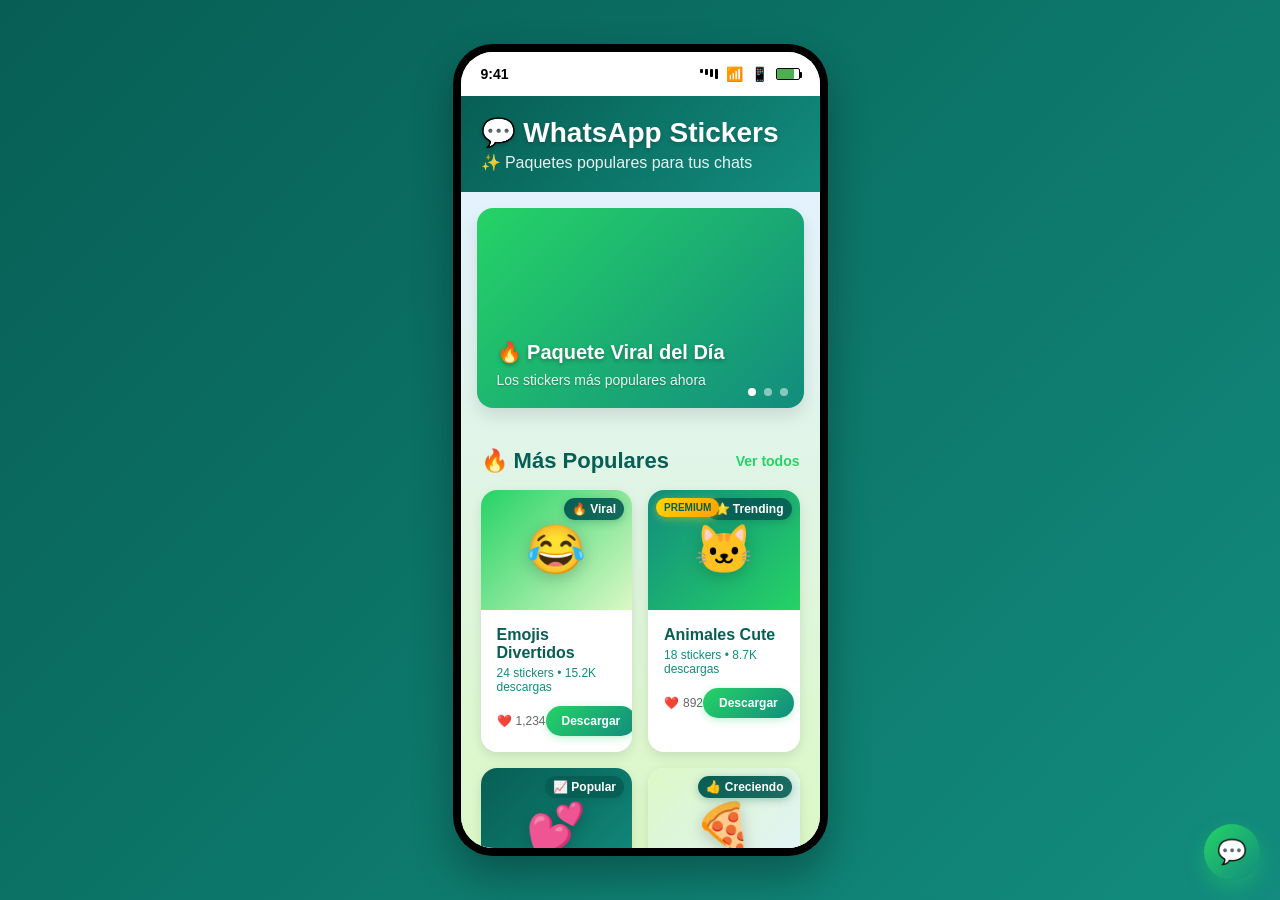
<file: mobile_preview/mobile_app_preview.html>
<!DOCTYPE html>
<html lang="es">
<head>
    <meta charset="UTF-8">
    <meta name="viewport" content="width=device-width, initial-scale=1.0">
    <title>WhatsApp Stickers - Vista Móvil</title>
    <style>
        * {
            margin: 0;
            padding: 0;
            box-sizing: border-box;
        }

        body {
            font-family: -apple-system, BlinkMacSystemFont, 'Segoe UI', Roboto, sans-serif;
            background: linear-gradient(135deg, #075E54 0%, #128C7E 100%);
            min-height: 100vh;
            display: flex;
            justify-content: center;
            align-items: center;
            padding: 20px;
        }

        .phone-container {
            width: 375px;
            height: 812px;
            background: #000;
            border-radius: 40px;
            padding: 8px;
            box-shadow: 0 20px 40px rgba(0,0,0,0.3);
            position: relative;
        }

        .phone-screen {
            width: 100%;
            height: 100%;
            background: #E3F2FD;
            border-radius: 32px;
            overflow: hidden;
            display: flex;
            flex-direction: column;
        }

        /* Status Bar */
        .status-bar {
            height: 44px;
            background: #fff;
            display: flex;
            justify-content: space-between;
            align-items: center;
            padding: 0 20px;
            font-size: 14px;
            font-weight: 600;
        }

        .status-left {
            display: flex;
            align-items: center;
            gap: 4px;
        }

        .signal-bars {
            display: flex;
            gap: 2px;
        }

        .bar {
            width: 3px;
            background: #000;
            border-radius: 1px;
        }

        .bar:nth-child(1) { height: 4px; }
        .bar:nth-child(2) { height: 6px; }
        .bar:nth-child(3) { height: 8px; }
        .bar:nth-child(4) { height: 10px; }

        .status-right {
            display: flex;
            align-items: center;
            gap: 8px;
        }

        .battery {
            width: 24px;
            height: 12px;
            border: 1px solid #000;
            border-radius: 2px;
            position: relative;
        }

        .battery::after {
            content: '';
            position: absolute;
            right: -3px;
            top: 3px;
            width: 2px;
            height: 6px;
            background: #000;
            border-radius: 0 1px 1px 0;
        }

        .battery-fill {
            width: 80%;
            height: 100%;
            background: #4CAF50;
            border-radius: 1px;
        }

        /* Header */
        .app-header {
            background: linear-gradient(135deg, #075E54 0%, #128C7E 100%);
            padding: 20px;
            color: white;
            position: relative;
            overflow: hidden;
        }

        .app-header::before {
            content: '';
            position: absolute;
            top: 0;
            left: 0;
            right: 0;
            bottom: 0;
            background: url('data:image/svg+xml,<svg xmlns="http://www.w3.org/2000/svg" viewBox="0 0 100 100"><defs><pattern id="whatsapp-pattern" x="0" y="0" width="20" height="20" patternUnits="userSpaceOnUse"><circle cx="10" cy="10" r="1" fill="rgba(255,255,255,0.1)"/></pattern></defs><rect width="100" height="100" fill="url(%23whatsapp-pattern)"/></svg>');
            opacity: 0.3;
        }

        .header-title {
            font-size: 28px;
            font-weight: 700;
            color: white;
            margin: 0;
            position: relative;
            z-index: 2;
            text-shadow: 0 2px 4px rgba(0,0,0,0.2);
        }

        .header-subtitle {
            font-size: 16px;
            color: rgba(255,255,255,0.9);
            margin-top: 4px;
            position: relative;
            z-index: 2;
        }

        /* Main Content */
        .main-content {
            flex: 1;
            overflow-y: auto;
            background: linear-gradient(to bottom, #E3F2FD 0%, #DCF8C6 100%);
        }

        /* Banner Slider */
        .banner-slider {
            height: 200px;
            margin: 16px;
            border-radius: 16px;
            overflow: hidden;
            position: relative;
            box-shadow: 0 8px 16px rgba(0,0,0,0.1);
        }

        .banner-slide {
            width: 100%;
            height: 100%;
            position: absolute;
            top: 0;
            left: 0;
            opacity: 0;
            transition: opacity 0.5s ease-in-out;
            background: linear-gradient(135deg, #ff6b6b, #4ecdc4);
            display: flex;
            align-items: end;
            padding: 20px;
            color: white;
        }

        .banner-slide.active {
            opacity: 1;
        }

        .banner-slide.banner-1 {
            background: linear-gradient(135deg, #25D366, #128C7E);
        }

        .banner-slide.banner-2 {
            background: linear-gradient(135deg, #075E54, #25D366);
        }

        .banner-slide.banner-3 {
            background: linear-gradient(135deg, #DCF8C6, #25D366);
            color: #075E54;
        }

        .banner-content h3 {
            font-size: 20px;
            font-weight: 700;
            margin-bottom: 8px;
            text-shadow: 0 2px 4px rgba(0,0,0,0.3);
        }

        .banner-content p {
            font-size: 14px;
            opacity: 0.9;
            text-shadow: 0 1px 2px rgba(0,0,0,0.3);
        }

        .banner-indicators {
            position: absolute;
            bottom: 12px;
            right: 16px;
            display: flex;
            gap: 8px;
        }

        .indicator {
            width: 8px;
            height: 8px;
            border-radius: 50%;
            background: rgba(255,255,255,0.5);
            transition: background 0.3s;
        }

        .indicator.active {
            background: white;
        }

        /* Section Headers */
        .section-header {
            padding: 24px 20px 16px;
            display: flex;
            justify-content: space-between;
            align-items: center;
        }

        .section-title {
            font-size: 22px;
            font-weight: 700;
            color: #075E54;
        }

        .view-all {
            font-size: 14px;
            color: #25D366;
            font-weight: 600;
        }

        /* Package Grid */
        .packages-grid {
            display: grid;
            grid-template-columns: 1fr 1fr;
            gap: 16px;
            padding: 0 20px 20px;
        }

        .package-card {
            background: white;
            border-radius: 16px;
            overflow: hidden;
            box-shadow: 0 4px 12px rgba(0,0,0,0.1);
            transition: transform 0.2s, box-shadow 0.2s;
            cursor: pointer;
        }

        .package-card:hover {
            transform: translateY(-2px);
            box-shadow: 0 8px 20px rgba(0,0,0,0.15);
        }

        .package-preview {
            width: 100%;
            height: 120px;
            background: linear-gradient(135deg, #f093fb, #f5576c);
            display: flex;
            align-items: center;
            justify-content: center;
            position: relative;
        }

        .package-preview.preview-1 {
            background: linear-gradient(135deg, #25D366, #DCF8C6);
        }

        .package-preview.preview-2 {
            background: linear-gradient(135deg, #128C7E, #25D366);
        }

        .package-preview.preview-3 {
            background: linear-gradient(135deg, #075E54, #128C7E);
        }

        .package-preview.preview-4 {
            background: linear-gradient(135deg, #DCF8C6, #E3F2FD);
        }

        .package-preview.preview-5 {
            background: linear-gradient(135deg, #25D366, #E3F2FD);
        }

        .package-preview.preview-6 {
            background: linear-gradient(135deg, #128C7E, #DCF8C6);
        }

        .sticker-preview {
            font-size: 48px;
            filter: drop-shadow(0 4px 8px rgba(0,0,0,0.2));
        }

        .popularity-badge {
            position: absolute;
            top: 8px;
            right: 8px;
            background: linear-gradient(135deg, #075E54, rgba(7, 94, 84, 0.9));
            color: white;
            padding: 4px 8px;
            border-radius: 12px;
            font-size: 12px;
            font-weight: 600;
            backdrop-filter: blur(10px);
            box-shadow: 0 2px 8px rgba(7, 94, 84, 0.3);
        }

        .premium-badge {
            position: absolute;
            top: 8px;
            left: 8px;
            background: linear-gradient(135deg, #FFD700, #FFA000);
            color: #075E54;
            padding: 4px 8px;
            border-radius: 12px;
            font-size: 10px;
            font-weight: 700;
            box-shadow: 0 2px 8px rgba(255, 215, 0, 0.4);
        }

        .package-info {
            padding: 16px;
        }

        .package-name {
            font-size: 16px;
            font-weight: 600;
            color: #075E54;
            margin-bottom: 4px;
        }

        .package-stats {
            font-size: 12px;
            color: #128C7E;
            margin-bottom: 12px;
            font-weight: 500;
        }

        .package-actions {
            display: flex;
            justify-content: space-between;
            align-items: center;
        }

        .like-button {
            display: flex;
            align-items: center;
            gap: 4px;
            background: none;
            border: none;
            color: #666;
            font-size: 12px;
            cursor: pointer;
            transition: color 0.2s;
        }

        .like-button.liked {
            color: #25D366;
        }

        .download-button {
            background: linear-gradient(135deg, #25D366, #128C7E);
            color: white;
            border: none;
            padding: 8px 16px;
            border-radius: 20px;
            font-size: 12px;
            font-weight: 600;
            cursor: pointer;
            transition: all 0.2s;
            box-shadow: 0 2px 8px rgba(37, 211, 102, 0.3);
        }

        .download-button:hover {
            background: linear-gradient(135deg, #128C7E, #075E54);
            transform: translateY(-1px);
            box-shadow: 0 4px 12px rgba(37, 211, 102, 0.4);
        }

        /* Social Media Section */
        .social-section {
            background: white;
            margin: 20px;
            border-radius: 16px;
            padding: 20px;
            box-shadow: 0 4px 12px rgba(0,0,0,0.1);
        }

        .social-header {
            font-size: 18px;
            font-weight: 600;
            color: #075E54;
            margin-bottom: 16px;
            text-align: center;
        }

        .social-links {
            display: flex;
            justify-content: space-around;
            flex-wrap: wrap;
            gap: 16px;
        }

        .social-link {
            display: flex;
            flex-direction: column;
            align-items: center;
            text-decoration: none;
            color: #666;
            transition: transform 0.2s;
        }

        .social-link:hover {
            transform: scale(1.1);
        }

        .social-icon {
            width: 48px;
            height: 48px;
            border-radius: 12px;
            display: flex;
            align-items: center;
            justify-content: center;
            font-size: 24px;
            color: white;
            margin-bottom: 8px;
        }

        .social-tiktok { background: #000; }
        .social-instagram { background: linear-gradient(45deg, #f09433, #e6683c, #dc2743, #cc2366, #bc1888); }
        .social-facebook { background: #1877f2; }
        .social-twitter { background: #000; }
        .social-whatsapp { background: linear-gradient(135deg, #25D366, #128C7E); }

        .social-name {
            font-size: 12px;
            font-weight: 500;
        }

        /* Modal for Package Detail */
        .modal-overlay {
            position: fixed;
            top: 0;
            left: 0;
            right: 0;
            bottom: 0;
            background: rgba(0,0,0,0.5);
            z-index: 1000;
            display: none;
            align-items: center;
            justify-content: center;
        }

        .modal-content {
            background: white;
            width: 90%;
            max-width: 400px;
            border-radius: 20px;
            padding: 24px;
            text-align: center;
        }

        .modal-close {
            position: absolute;
            top: 16px;
            right: 16px;
            background: none;
            border: none;
            font-size: 24px;
            cursor: pointer;
        }

        .sticker-grid {
            display: grid;
            grid-template-columns: repeat(4, 1fr);
            gap: 8px;
            margin: 20px 0;
        }

        .sticker-item {
            aspect-ratio: 1;
            background: #f0f0f0;
            border-radius: 12px;
            display: flex;
            align-items: center;
            justify-content: center;
            font-size: 32px;
        }

        .share-whatsapp {
            background: linear-gradient(135deg, #25D366, #128C7E);
            color: white;
            border: none;
            padding: 16px 32px;
            border-radius: 25px;
            font-size: 16px;
            font-weight: 600;
            cursor: pointer;
            width: 100%;
            margin-top: 16px;
            box-shadow: 0 4px 16px rgba(37, 211, 102, 0.3);
            transition: all 0.2s;
        }

        .share-whatsapp:hover {
            transform: translateY(-2px);
            box-shadow: 0 6px 20px rgba(37, 211, 102, 0.4);
        }

        /* Floating Action Button */
        .fab {
            position: fixed;
            bottom: 20px;
            right: 20px;
            width: 56px;
            height: 56px;
            border-radius: 50%;
            background: linear-gradient(135deg, #25D366, #128C7E);
            color: white;
            border: none;
            font-size: 24px;
            cursor: pointer;
            box-shadow: 0 8px 20px rgba(37, 211, 102, 0.4);
            z-index: 100;
            transition: all 0.3s;
        }

        .fab:hover {
            transform: scale(1.1);
            box-shadow: 0 12px 24px rgba(37, 211, 102, 0.5);
        }

        @keyframes pulse {
            0% { transform: scale(1); }
            50% { transform: scale(1.1); }
            100% { transform: scale(1); }
        }

        .pulse {
            animation: pulse 2s infinite;
        }

        /* Responsive */
        @media (max-width: 480px) {
            .phone-container {
                width: 100%;
                height: 100vh;
                border-radius: 0;
                padding: 0;
            }

            .phone-screen {
                border-radius: 0;
            }
        }
    </style>
</head>
<body>
    <div class="phone-container">
        <div class="phone-screen">
            <!-- Status Bar -->
            <div class="status-bar">
                <div class="status-left">
                    <span>9:41</span>
                </div>
                <div class="status-right">
                    <div class="signal-bars">
                        <div class="bar"></div>
                        <div class="bar"></div>
                        <div class="bar"></div>
                        <div class="bar"></div>
                    </div>
                    <span>📶</span>
                    <span>📱</span>
                    <div class="battery">
                        <div class="battery-fill"></div>
                    </div>
                </div>
            </div>

            <!-- App Header -->
            <div class="app-header">
                <h1 class="header-title">💬 WhatsApp Stickers</h1>
                <p class="header-subtitle">✨ Paquetes populares para tus chats</p>
            </div>

            <!-- Main Content -->
            <div class="main-content">
                <!-- Banner Slider -->
                <div class="banner-slider">
                    <div class="banner-slide banner-1 active">
                        <div class="banner-content">
                            <h3>🔥 Paquete Viral del Día</h3>
                            <p>Los stickers más populares ahora</p>
                        </div>
                    </div>
                    <div class="banner-slide banner-2">
                        <div class="banner-content">
                            <h3>⭐ Nuevos Paquetes</h3>
                            <p>Recién agregados para ti</p>
                        </div>
                    </div>
                    <div class="banner-slide banner-3">
                        <div class="banner-content">
                            <h3>💝 Premium Gratis</h3>
                            <p>Prueba premium por tiempo limitado</p>
                        </div>
                    </div>
                    <div class="banner-indicators">
                        <div class="indicator active"></div>
                        <div class="indicator"></div>
                        <div class="indicator"></div>
                    </div>
                </div>

                <!-- Popular Packages Section -->
                <div class="section-header">
                    <h2 class="section-title">🔥 Más Populares</h2>
                    <span class="view-all">Ver todos</span>
                </div>

                <div class="packages-grid">
                    <div class="package-card" onclick="openPackageDetail('Emojis Divertidos', 'emoji')">
                        <div class="package-preview preview-1">
                            <div class="sticker-preview">😂</div>
                            <div class="popularity-badge">🔥 Viral</div>
                        </div>
                        <div class="package-info">
                            <div class="package-name">Emojis Divertidos</div>
                            <div class="package-stats">24 stickers • 15.2K descargas</div>
                            <div class="package-actions">
                                <button class="like-button" onclick="toggleLike(this, event)">
                                    ❤️ <span>1,234</span>
                                </button>
                                <button class="download-button" onclick="downloadPackage(event)">Descargar</button>
                            </div>
                        </div>
                    </div>

                    <div class="package-card" onclick="openPackageDetail('Animales Cute', 'animals')">
                        <div class="package-preview preview-2">
                            <div class="sticker-preview">🐱</div>
                            <div class="popularity-badge">⭐ Trending</div>
                            <div class="premium-badge">PREMIUM</div>
                        </div>
                        <div class="package-info">
                            <div class="package-name">Animales Cute</div>
                            <div class="package-stats">18 stickers • 8.7K descargas</div>
                            <div class="package-actions">
                                <button class="like-button" onclick="toggleLike(this, event)">
                                    ❤️ <span>892</span>
                                </button>
                                <button class="download-button" onclick="downloadPackage(event)">Descargar</button>
                            </div>
                        </div>
                    </div>

                    <div class="package-card" onclick="openPackageDetail('Amor y Corazones', 'love')">
                        <div class="package-preview preview-3">
                            <div class="sticker-preview">💕</div>
                            <div class="popularity-badge">📈 Popular</div>
                        </div>
                        <div class="package-info">
                            <div class="package-name">Amor y Corazones</div>
                            <div class="package-stats">20 stickers • 6.3K descargas</div>
                            <div class="package-actions">
                                <button class="like-button" onclick="toggleLike(this, event)">
                                    ❤️ <span>756</span>
                                </button>
                                <button class="download-button" onclick="downloadPackage(event)">Descargar</button>
                            </div>
                        </div>
                    </div>

                    <div class="package-card" onclick="openPackageDetail('Comida Kawaii', 'food')">
                        <div class="package-preview preview-4">
                            <div class="sticker-preview">🍕</div>
                            <div class="popularity-badge">👍 Creciendo</div>
                        </div>
                        <div class="package-info">
                            <div class="package-name">Comida Kawaii</div>
                            <div class="package-stats">16 stickers • 3.1K descargas</div>
                            <div class="package-actions">
                                <button class="like-button" onclick="toggleLike(this, event)">
                                    ❤️ <span>423</span>
                                </button>
                                <button class="download-button" onclick="downloadPackage(event)">Descargar</button>
                            </div>
                        </div>
                    </div>

                    <div class="package-card" onclick="openPackageDetail('Memes Clásicos', 'memes')">
                        <div class="package-preview preview-5">
                            <div class="sticker-preview">😎</div>
                            <div class="popularity-badge">📦 Nuevo</div>
                        </div>
                        <div class="package-info">
                            <div class="package-name">Memes Clásicos</div>
                            <div class="package-stats">22 stickers • 1.8K descargas</div>
                            <div class="package-actions">
                                <button class="like-button" onclick="toggleLike(this, event)">
                                    ❤️ <span>189</span>
                                </button>
                                <button class="download-button" onclick="downloadPackage(event)">Descargar</button>
                            </div>
                        </div>
                    </div>

                    <div class="package-card" onclick="openPackageDetail('Fiesta y Celebración', 'party')">
                        <div class="package-preview preview-6">
                            <div class="sticker-preview">🎉</div>
                            <div class="popularity-badge">👍 Creciendo</div>
                        </div>
                        <div class="package-info">
                            <div class="package-name">Fiesta y Celebración</div>
                            <div class="package-stats">25 stickers • 2.5K descargas</div>
                            <div class="package-actions">
                                <button class="like-button" onclick="toggleLike(this, event)">
                                    ❤️ <span>312</span>
                                </button>
                                <button class="download-button" onclick="downloadPackage(event)">Descargar</button>
                            </div>
                        </div>
                    </div>
                </div>

                <!-- Social Media Section -->
                <div class="social-section">
                    <h3 class="social-header">💬 Síguenos en Redes Sociales</h3>
                    <div class="social-links">
                        <a href="#" class="social-link" onclick="openSocial('tiktok')">
                            <div class="social-icon social-tiktok">🎵</div>
                            <span class="social-name">TikTok</span>
                        </a>
                        <a href="#" class="social-link" onclick="openSocial('instagram')">
                            <div class="social-icon social-instagram">📷</div>
                            <span class="social-name">Instagram</span>
                        </a>
                        <a href="#" class="social-link" onclick="openSocial('facebook')">
                            <div class="social-icon social-facebook">👍</div>
                            <span class="social-name">Facebook</span>
                        </a>
                        <a href="#" class="social-link" onclick="openSocial('twitter')">
                            <div class="social-icon social-twitter">🐦</div>
                            <span class="social-name">X</span>
                        </a>
                        <a href="#" class="social-link" onclick="openSocial('whatsapp')">
                            <div class="social-icon social-whatsapp">💬</div>
                            <span class="social-name">Canal</span>
                        </a>
                    </div>
                </div>

                <div style="height: 100px;"></div> <!-- Spacer -->
            </div>
        </div>
    </div>

    <!-- Floating WhatsApp Button -->
    <button class="fab pulse" onclick="openWhatsApp()">💬</button>

    <!-- Package Detail Modal -->
    <div class="modal-overlay" id="packageModal">
        <div class="modal-content">
            <button class="modal-close" onclick="closeModal()">×</button>
            <h3 id="modalTitle">Nombre del Paquete</h3>
            <div class="sticker-grid" id="stickerGrid">
                <!-- Stickers will be populated here -->
            </div>
            <button class="share-whatsapp" onclick="shareToWhatsApp()">
                📱 Agregar a WhatsApp
            </button>
        </div>
    </div>

    <script>
        // Banner Slider Auto-scroll
        let currentBanner = 0;
        const banners = document.querySelectorAll('.banner-slide');
        const indicators = document.querySelectorAll('.indicator');

        function showBanner(index) {
            banners.forEach(banner => banner.classList.remove('active'));
            indicators.forEach(indicator => indicator.classList.remove('active'));
            
            banners[index].classList.add('active');
            indicators[index].classList.add('active');
        }

        function nextBanner() {
            currentBanner = (currentBanner + 1) % banners.length;
            showBanner(currentBanner);
        }

        // Auto-scroll every 4 seconds
        setInterval(nextBanner, 4000);

        // Like functionality
        function toggleLike(button, event) {
            event.stopPropagation();
            button.classList.toggle('liked');
            
            const likeCount = button.querySelector('span');
            let count = parseInt(likeCount.textContent.replace(',', ''));
            
            if (button.classList.contains('liked')) {
                count++;
                button.style.color = '#25D366';
                // Simulate API call to record like
                console.log('💚 Like recorded via API');
            } else {
                count--;
                button.style.color = '#128C7E';
            }
            
            likeCount.textContent = count.toLocaleString();
        }

        // Download functionality
        function downloadPackage(event) {
            event.stopPropagation();
            
            // Simulate API call to record download
            console.log('📥 Download recorded via API');
            
            // Show download feedback
            const button = event.target;
            const originalText = button.textContent;
            button.textContent = '✅ Descargado';
            button.style.background = '#4CAF50';
            
            setTimeout(() => {
                button.textContent = originalText;
                button.style.background = '#007AFF';
            }, 2000);
        }

        // Package detail modal
        const stickerSets = {
            'emoji': ['😂', '🤣', '😊', '😍', '🥰', '😘', '😜', '🤪', '😎', '🤩', '🥳', '😴', '🤤', '😋', '😇', '🤗', '🤔', '😬', '🙄', '😮', '🤯', '😱', '🥺', '😭'],
            'animals': ['🐱', '🐶', '🐭', '🐹', '🐰', '🦊', '🐻', '🐼', '🐨', '🐯', '🦁', '🐮', '🐷', '🐸', '🐵', '🙈', '🙉', '🙊'],
            'love': ['💕', '💖', '💗', '💘', '💝', '💞', '💟', '❤️', '🧡', '💛', '💚', '💙', '💜', '🖤', '🤍', '🤎', '❣️', '💔', '❤️‍🔥', '❤️‍🩹'],
            'food': ['🍕', '🍔', '🍟', '🌭', '🥪', '🌮', '🌯', '🥙', '🧆', '🥚', '🍳', '🥘', '🍲', '🥗', '🍿', '🧈'],
            'memes': ['😎', '🤓', '🧐', '🤨', '🙃', '😏', '🤥', '🤐', '🤫', '🤭', '🥴', '😵', '🤯', '🥶', '🥵', '😠', '🤬', '😈', '👿', '💀', '☠️', '👻'],
            'party': ['🎉', '🎊', '🥳', '🎈', '🎁', '🎂', '🍰', '🧁', '🍾', '🥂', '🍻', '🎭', '🎪', '🎨', '🎬', '🎤', '🎧', '🎵', '🎶', '🎼', '🎹', '🥁', '🎺', '🎸', '🪕']
        };

        function openPackageDetail(title, type) {
            document.getElementById('modalTitle').textContent = title;
            const stickerGrid = document.getElementById('stickerGrid');
            stickerGrid.innerHTML = '';
            
            const stickers = stickerSets[type] || [];
            stickers.forEach(sticker => {
                const stickerDiv = document.createElement('div');
                stickerDiv.className = 'sticker-item';
                stickerDiv.textContent = sticker;
                stickerGrid.appendChild(stickerDiv);
            });
            
            document.getElementById('packageModal').style.display = 'flex';
            
            // Simulate API call to record package view
            console.log(`👀 Package view recorded: ${title}`);
        }

        function closeModal() {
            document.getElementById('packageModal').style.display = 'none';
        }

        function shareToWhatsApp() {
            // Simulate API call to record download
            console.log('📱 WhatsApp share recorded via API');
            
            // Show success message
            alert('💚 ¡Paquete agregado a WhatsApp exitosamente!\n\n✨ Ahora puedes usar estos stickers en tus chats.\n💬 ¡Compártelos con tus amigos!');
            closeModal();
        }

        function openWhatsApp() {
            // Simulate opening WhatsApp
            alert('📱 Abriendo WhatsApp...\n\n¡Usa tus nuevos stickers en tus conversaciones!');
        }

        function openSocial(platform) {
            // Simulate API call to record social media click
            console.log(`🔗 Social media click recorded: ${platform}`);
            
            const messages = {
                'tiktok': '🎵 Abriendo TikTok...\n¡Síguenos para más contenido!',
                'instagram': '📷 Abriendo Instagram...\n¡Síguenos para stickers exclusivos!',
                'facebook': '👍 Abriendo Facebook...\n¡Dale like a nuestra página!',
                'twitter': '🐦 Abriendo X...\n¡Síguenos para actualizaciones!',
                'whatsapp': '💬 Abriendo Canal WhatsApp...\n¡Únete a nuestro canal!'
            };
            
            alert(messages[platform]);
        }

        // Click outside modal to close
        document.getElementById('packageModal').addEventListener('click', function(e) {
            if (e.target === this) {
                closeModal();
            }
        });

        // Initialize
        console.log('📱 WhatsApp Stickers App Loaded');
        console.log('🔗 Backend API Ready:', 'https://tu-backend-url/api');
    </script>
</body>
</html>
</file>
<file: Main File/Documentation/css/style.css>
/* Import Google Font */
@import url(https://fonts.googleapis.com/css?family=Open+Sans:400,300,400italic,600,600italic,700,700italic,800,800italic,300italic|Lato:400,100,100italic,300,300italic,400italic,700,700italic,900,900italic);

/* Defult CSS */
body{
    font-family: 'Open Sans', sans-serif;
    font-weight: normal;
    font-style: normal;
    font-size: 14px;
    margin: 0;
    color: #555;
}
h2{
  line-height: 35px;
  color: #121212;
  font-size: 30px;
  font-style: normal;
  font-weight: 400;
}
h3{
  	line-height: 35px;
    color: #121212;
    font-size: 25px;
    font-style: normal;
    font-weight: 400;
}
h4{
  	line-height: 35px;
    color: #121212;
    font-size: 20px;
    font-style: normal;
    font-weight: 400;
}
p{
    font-weight: normal;
    line-height: 24px;
	  font-size: 18px;
    font-size: 15px;
    color: #555;
}
a{
    line-height: 30px;
    font-size: 15px;
    font-weight: 500;
    color:#D14;
}
a:hover{
    text-decoration: none;
    color:#D14;
}
img{
    width: 100%;
}
ul{
    list-style:none;
}
li {
    padding: 5px 5px 5px 0;
}
/* The sidebar menu */
.sidenav {
    height: 100%;
    width: 200px;
    position: fixed; 
    z-index: 1;
    top: 0;
    left: 0;
    overflow-x: hidden;
    padding-top: 20px;
    background-color: #000000;
    background-image: url(../images/nav_bg.png);
}
.sub-menu{
    text-align: center;
    background: #433d3d;
}
/* The navigation menu links */
.sidenav a {
    padding: 6px 8px 6px 16px;
    display: block;
    color: #fff;
    text-decoration: none;
    z-index: 1;
    -webkit-transition: all .3s ease-in-out;
    -moz-transition: all .3s ease-in-out;
    -o-transition: all .3s ease-in-out;
    transition: all .3s ease-in-out;
}
/* When you mouse over the navigation links, change their color */
.sidenav .active{
    color: #434343;
    text-decoration: none;
    background: #fff;
    border-left: 10px solid;
    border-image-source: linear-gradient(90deg,#C2A0AD 0%,#1f1d1e 100%);
    border-image-source: -webkit-linear-gradient(90deg,#8e8e8e 0%,#1f1d1e 100%);
    border-image-source: -moz-linear-gradient(90deg,#8e8e8e 0%,#1f1d1e 100%);
    border-image-source: -o-linear-gradient(90deg,#8e8e8e 0%,#1f1d1e 100%);
    border-image-slice: 1;
}
.sidenav a:hover {
    color: #ffffff;
    text-decoration: none;
    background: #ffffff2b;
    border-left: 10px solid;
    border-image-source: linear-gradient(90deg,#C2A0AD 0%,#1f1d1e 100%);
    border-image-source: -webkit-linear-gradient(90deg,#8e8e8e 0%,#1f1d1e 100%);
    border-image-source: -moz-linear-gradient(90deg,#8e8e8e 0%,#1f1d1e 100%);
    border-image-source: -o-linear-gradient(90deg,#8e8e8e 0%,#1f1d1e 100%);
    border-image-slice: 1;
}
.sidenav hr{
    margin-top: 0;
    margin-bottom: 0;
    border: 0;
    border-top: 1px solid rgba(255, 255, 255, 0.1);
}
/* Container page content */
.container {
    margin: 0;
    padding: 15px 15px 15px 215px;
}
/* Container Heading */
.container h3{
    color: #434343;
    padding-left: 10px;
    text-transform: uppercase;
    border-left: 10px double;
	background: #eee;
	padding: 10px;
    border-image-source: linear-gradient(90deg,#C2A0AD 0%,#1f1d1e 100%);
    border-image-source: -webkit-linear-gradient(90deg,#8e8e8e 0%,#1f1d1e 100%);
    border-image-source: -moz-linear-gradient(90deg,#8e8e8e 0%,#1f1d1e 100%);
    border-image-source: -o-linear-gradient(90deg,#8e8e8e 0%,#1f1d1e 100%);
    border-image-slice: 1;
}
.container h4{
    color: #434343;
    border-top: 1px solid #cecaca;
    border-bottom: 1px solid #cecaca;
    padding: 5px 0 5px 20px;
	font-weight: 700;
	border-left: 10px solid #ccc;
	border-right: 1px solid #cecaca;
}
.container h5{
    padding: 5px 0;
    border-top: 1px solid #c8c7c7;
    border-bottom: 1px solid #c8c7c7;
}
/* Heading */
.container .heading{
    text-align: center;
    padding: 50px;
    width: 100%;
    height: 100%;
    background-color: #000000;
    background-image: url(../images/head_bg.png);
}
.container .heading .icon{
  width: 10%;
  opacity: 0.8;
}
.container .heading h2{
    color: #fff;
    font-size: 25px;
    font-weight: 600;
}
.container .heading p{
    color: #fff;
}
.container .str, .container .atv {
    color: #D14;
    padding-left: 5px;
}
/* about div */
.container .about-div {
    background: #efefef;
    padding: 10px;
}
.container .section{
    padding: 50px 30px 0;
}
.container .section .step-img{
    padding: 10px 30px 30px;
}
.container .mybtn {
    display: none;
    position: fixed;
    bottom: 20px;
    right: 30px;
    z-index: 99;
    border: none;
    outline: none;
    cursor: pointer;
    padding: 10px;
    border-radius: 5px;
    font-size: 18px;
    color: white;
    background: #000000;
    background: -moz-linear-gradient(to bottom, #434343, #000000);
    background: -o-linear-gradient(to bottom, #434343, #000000);
    background: -webkit-linear-gradient(to bottom, #434343, #000000);
    background: linear-gradient(to bottom, #434343, #000000);
}
.container .mybtn:hover {
    background: #d2447b;
    background: -webkit-linear-gradient(to right, #C2A0AD, #d2447b);
    background: -moz-linear-gradient(to right, #C2A0AD, #d2447b);
    background: -o-linear-gradient(to right, #C2A0AD, #d2447b);
    background: linear-gradient(to right, #C2A0AD, #d2447b);
}
.container .sub-section{
	padding-left: 50px; 
	padding-top: 30px;
}
.container .sub-section h5{
	border: 1px solid #ccc;
	padding: 10px;
}
	
.container .main-section-1{
	padding-left: 50px;
}
.container .main-section-1 img{
    width: 80%;
}
.container .sub-section-1{
	padding-left: 50px;
}
.container .sub-section-1 img{
	width: 80%;
}
.notes{
    border: 1px solid #ccc;
    padding: 10px;
    color: red;
}
/* Responsive media css for small device */
@media only screen and (max-width: 600px) {
    .sidenav {
        display: none;
    }
    .container {
        padding: 15px;
    }
}
</file>
<file: android_version/Main File/Documentation/css/style.css>
/* Import Google Font */
@import url(https://fonts.googleapis.com/css?family=Open+Sans:400,300,400italic,600,600italic,700,700italic,800,800italic,300italic|Lato:400,100,100italic,300,300italic,400italic,700,700italic,900,900italic);

/* Defult CSS */
body{
    font-family: 'Open Sans', sans-serif;
    font-weight: normal;
    font-style: normal;
    font-size: 14px;
    margin: 0;
    color: #555;
}
h2{
  line-height: 35px;
  color: #121212;
  font-size: 30px;
  font-style: normal;
  font-weight: 400;
}
h3{
  	line-height: 35px;
    color: #121212;
    font-size: 25px;
    font-style: normal;
    font-weight: 400;
}
h4{
  	line-height: 35px;
    color: #121212;
    font-size: 20px;
    font-style: normal;
    font-weight: 400;
}
p{
    font-weight: normal;
    line-height: 24px;
	  font-size: 18px;
    font-size: 15px;
    color: #555;
}
a{
    line-height: 30px;
    font-size: 15px;
    font-weight: 500;
    color:#D14;
}
a:hover{
    text-decoration: none;
    color:#D14;
}
img{
    width: 100%;
}
ul{
    list-style:none;
}
li {
    padding: 5px 5px 5px 0;
}
/* The sidebar menu */
.sidenav {
    height: 100%;
    width: 200px;
    position: fixed; 
    z-index: 1;
    top: 0;
    left: 0;
    overflow-x: hidden;
    padding-top: 20px;
    background-color: #000000;
    background-image: url(../images/nav_bg.png);
}
.sub-menu{
    text-align: center;
    background: #433d3d;
}
/* The navigation menu links */
.sidenav a {
    padding: 6px 8px 6px 16px;
    display: block;
    color: #fff;
    text-decoration: none;
    z-index: 1;
    -webkit-transition: all .3s ease-in-out;
    -moz-transition: all .3s ease-in-out;
    -o-transition: all .3s ease-in-out;
    transition: all .3s ease-in-out;
}
/* When you mouse over the navigation links, change their color */
.sidenav .active{
    color: #434343;
    text-decoration: none;
    background: #fff;
    border-left: 10px solid;
    border-image-source: linear-gradient(90deg,#C2A0AD 0%,#1f1d1e 100%);
    border-image-source: -webkit-linear-gradient(90deg,#8e8e8e 0%,#1f1d1e 100%);
    border-image-source: -moz-linear-gradient(90deg,#8e8e8e 0%,#1f1d1e 100%);
    border-image-source: -o-linear-gradient(90deg,#8e8e8e 0%,#1f1d1e 100%);
    border-image-slice: 1;
}
.sidenav a:hover {
    color: #ffffff;
    text-decoration: none;
    background: #ffffff2b;
    border-left: 10px solid;
    border-image-source: linear-gradient(90deg,#C2A0AD 0%,#1f1d1e 100%);
    border-image-source: -webkit-linear-gradient(90deg,#8e8e8e 0%,#1f1d1e 100%);
    border-image-source: -moz-linear-gradient(90deg,#8e8e8e 0%,#1f1d1e 100%);
    border-image-source: -o-linear-gradient(90deg,#8e8e8e 0%,#1f1d1e 100%);
    border-image-slice: 1;
}
.sidenav hr{
    margin-top: 0;
    margin-bottom: 0;
    border: 0;
    border-top: 1px solid rgba(255, 255, 255, 0.1);
}
/* Container page content */
.container {
    margin: 0;
    padding: 15px 15px 15px 215px;
}
/* Container Heading */
.container h3{
    color: #434343;
    padding-left: 10px;
    text-transform: uppercase;
    border-left: 10px double;
	background: #eee;
	padding: 10px;
    border-image-source: linear-gradient(90deg,#C2A0AD 0%,#1f1d1e 100%);
    border-image-source: -webkit-linear-gradient(90deg,#8e8e8e 0%,#1f1d1e 100%);
    border-image-source: -moz-linear-gradient(90deg,#8e8e8e 0%,#1f1d1e 100%);
    border-image-source: -o-linear-gradient(90deg,#8e8e8e 0%,#1f1d1e 100%);
    border-image-slice: 1;
}
.container h4{
    color: #434343;
    border-top: 1px solid #cecaca;
    border-bottom: 1px solid #cecaca;
    padding: 5px 0 5px 20px;
	font-weight: 700;
	border-left: 10px solid #ccc;
	border-right: 1px solid #cecaca;
}
.container h5{
    padding: 5px 0;
    border-top: 1px solid #c8c7c7;
    border-bottom: 1px solid #c8c7c7;
}
/* Heading */
.container .heading{
    text-align: center;
    padding: 50px;
    width: 100%;
    height: 100%;
    background-color: #000000;
    background-image: url(../images/head_bg.png);
}
.container .heading .icon{
  width: 10%;
  opacity: 0.8;
}
.container .heading h2{
    color: #fff;
    font-size: 25px;
    font-weight: 600;
}
.container .heading p{
    color: #fff;
}
.container .str, .container .atv {
    color: #D14;
    padding-left: 5px;
}
/* about div */
.container .about-div {
    background: #efefef;
    padding: 10px;
}
.container .section{
    padding: 50px 30px 0;
}
.container .section .step-img{
    padding: 10px 30px 30px;
}
.container .mybtn {
    display: none;
    position: fixed;
    bottom: 20px;
    right: 30px;
    z-index: 99;
    border: none;
    outline: none;
    cursor: pointer;
    padding: 10px;
    border-radius: 5px;
    font-size: 18px;
    color: white;
    background: #000000;
    background: -moz-linear-gradient(to bottom, #434343, #000000);
    background: -o-linear-gradient(to bottom, #434343, #000000);
    background: -webkit-linear-gradient(to bottom, #434343, #000000);
    background: linear-gradient(to bottom, #434343, #000000);
}
.container .mybtn:hover {
    background: #d2447b;
    background: -webkit-linear-gradient(to right, #C2A0AD, #d2447b);
    background: -moz-linear-gradient(to right, #C2A0AD, #d2447b);
    background: -o-linear-gradient(to right, #C2A0AD, #d2447b);
    background: linear-gradient(to right, #C2A0AD, #d2447b);
}
.container .sub-section{
	padding-left: 50px; 
	padding-top: 30px;
}
.container .sub-section h5{
	border: 1px solid #ccc;
	padding: 10px;
}
	
.container .main-section-1{
	padding-left: 50px;
}
.container .main-section-1 img{
    width: 80%;
}
.container .sub-section-1{
	padding-left: 50px;
}
.container .sub-section-1 img{
	width: 80%;
}
.notes{
    border: 1px solid #ccc;
    padding: 10px;
    color: red;
}
/* Responsive media css for small device */
@media only screen and (max-width: 600px) {
    .sidenav {
        display: none;
    }
    .container {
        padding: 15px;
    }
}
</file>
